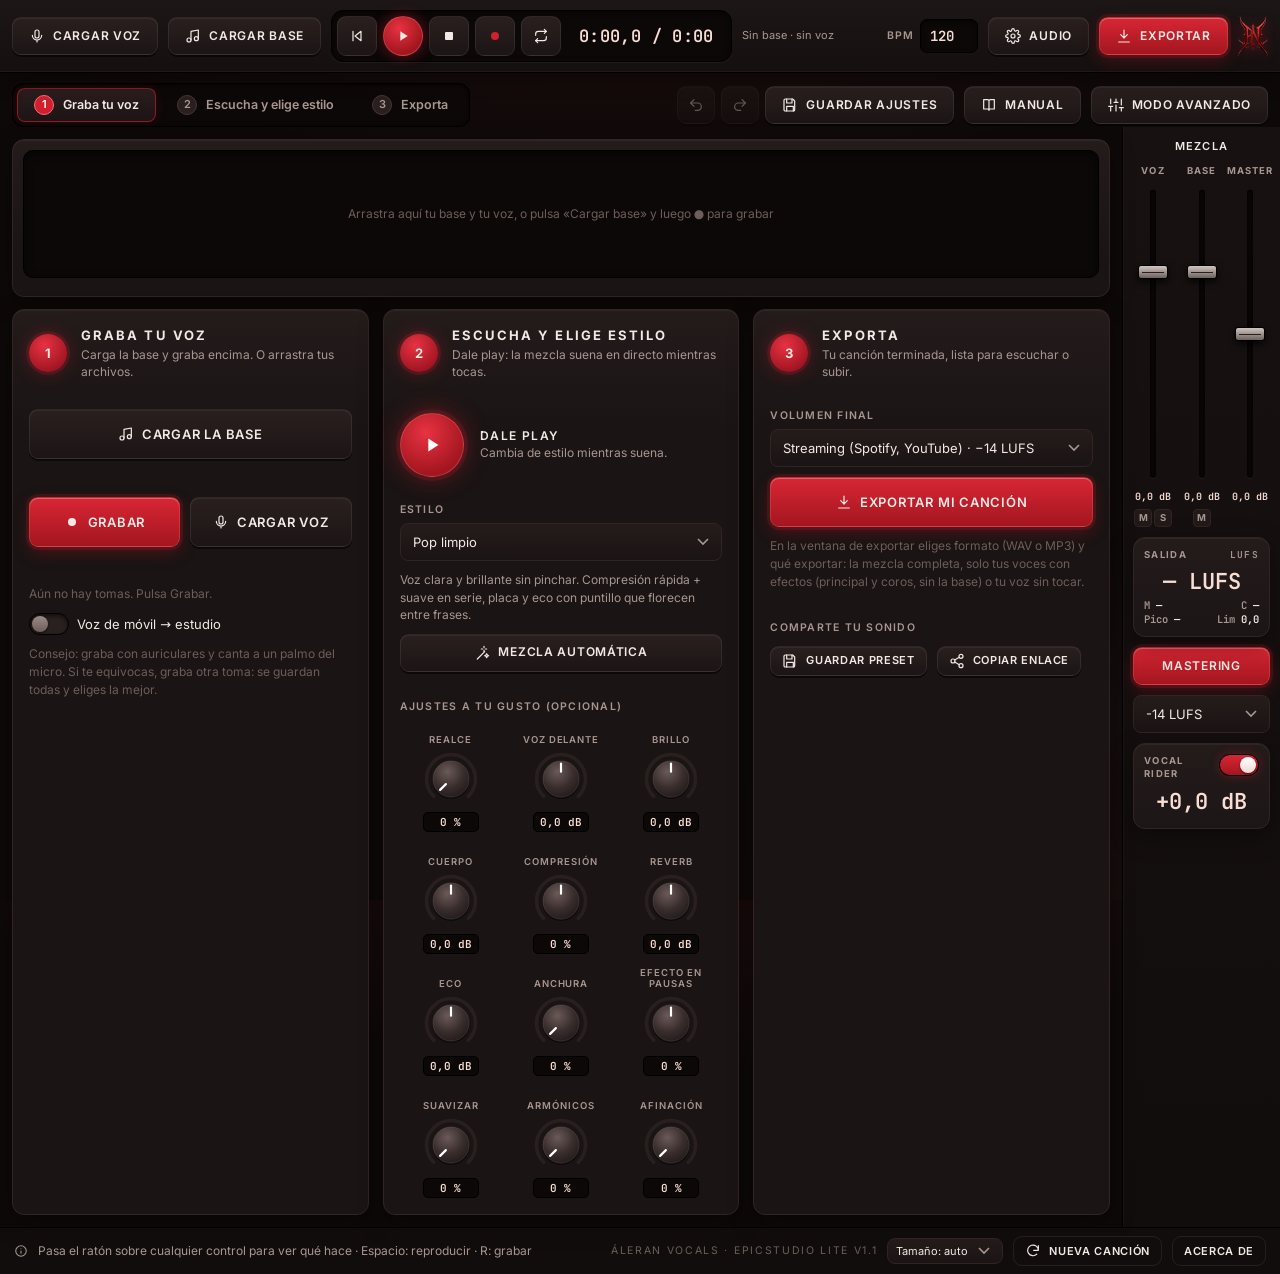
<file: epicstudio/index.html>
<!doctype html>
<html lang="es">
<head>
  <meta charset="utf-8">
  <meta name="viewport" content="width=device-width, initial-scale=1">
  <title>EpicStudio Lite · Áleran Vocals</title>
  <meta name="description" content="Graba y mezcla tu voz como en un estudio, en el navegador. Herramienta para los alumnos de Áleran Vocals.">
  <meta name="robots" content="noindex, nofollow">
  <meta name="theme-color" content="#0e0909">
  <link rel="icon" type="image/png" href="assets/icono.png">
  <link rel="apple-touch-icon" href="assets/icono.png">
  <link rel="preload" href="assets/fonts/Inter-SemiBold.ttf" as="font" type="font/ttf" crossorigin>
  <link rel="stylesheet" href="css/estilo.css?v=1.26">
</head>
<body>
  <div id="app"></div>
  <noscript><div style="padding:40px;color:#f2e9e4;font-family:sans-serif">EpicStudio Lite necesita JavaScript. Actívalo o usa Chrome, Edge o Safari.</div></noscript>
  <script src="js/voxdsp.js?v=1.26"></script>
  <script src="js/ui.js?v=1.26"></script>
  <script src="js/audio.js?v=1.26"></script>
  <script src="js/exportar.js?v=1.26"></script>
  <script src="js/analisis.js?v=1.26"></script>
  <script src="presets/presets-aleran.js?v=1.26"></script>
  <script src="js/app.js?v=1.26"></script>
</body>
</html>
</file>
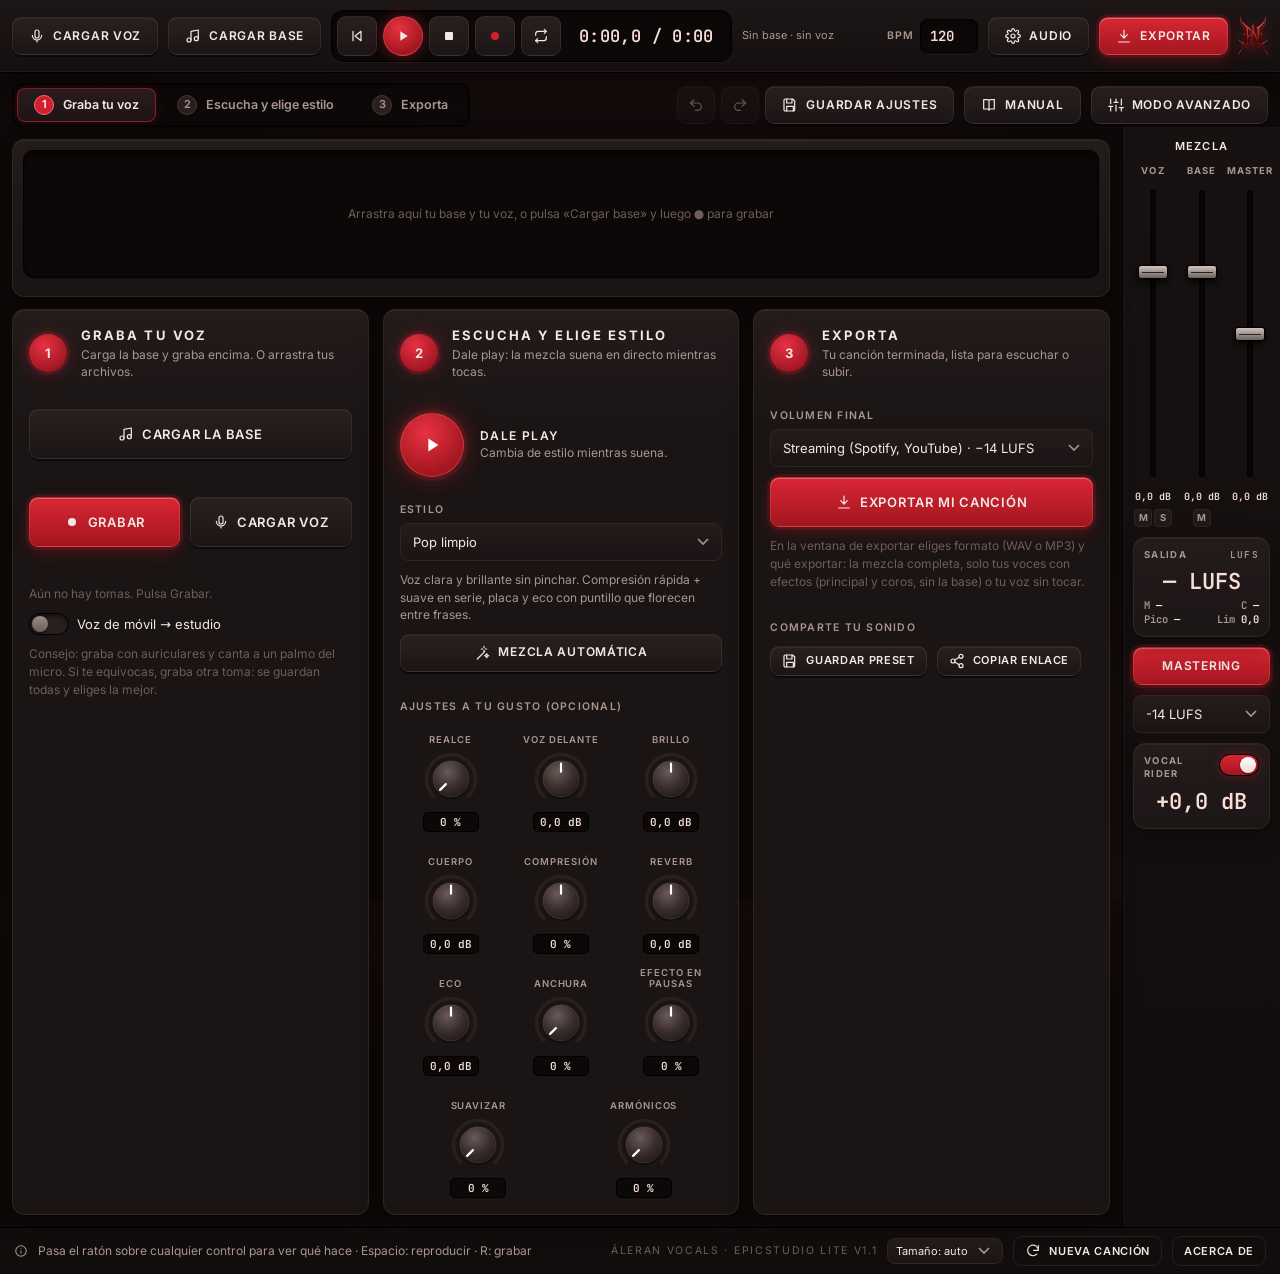
<file: voxstudio/index.html>
<!doctype html>
<html lang="es">
<head>
  <meta charset="utf-8">
  <meta name="viewport" content="width=device-width, initial-scale=1">
  <title>EpicStudio Lite · Áleran Vocals</title>
  <meta name="description" content="Graba y mezcla tu voz como en un estudio, en el navegador. Herramienta para los alumnos de Áleran Vocals.">
  <meta name="robots" content="noindex, nofollow">
  <meta name="theme-color" content="#0e0909">
  <link rel="icon" type="image/png" href="assets/icono.png">
  <link rel="apple-touch-icon" href="assets/icono.png">
  <link rel="preload" href="assets/fonts/Inter-SemiBold.ttf" as="font" type="font/ttf" crossorigin>
  <link rel="stylesheet" href="css/estilo.css?v=1.21">
</head>
<body>
  <div id="app"></div>
  <noscript><div style="padding:40px;color:#f2e9e4;font-family:sans-serif">EpicStudio Lite necesita JavaScript. Actívalo o usa Chrome, Edge o Safari.</div></noscript>
  <script src="js/voxdsp.js?v=1.21"></script>
  <script src="js/ui.js?v=1.21"></script>
  <script src="js/audio.js?v=1.21"></script>
  <script src="js/exportar.js?v=1.21"></script>
  <script src="js/analisis.js?v=1.21"></script>
  <script src="presets/presets-aleran.js?v=1.21"></script>
  <script src="js/app.js?v=1.21"></script>
</body>
</html>
</file>
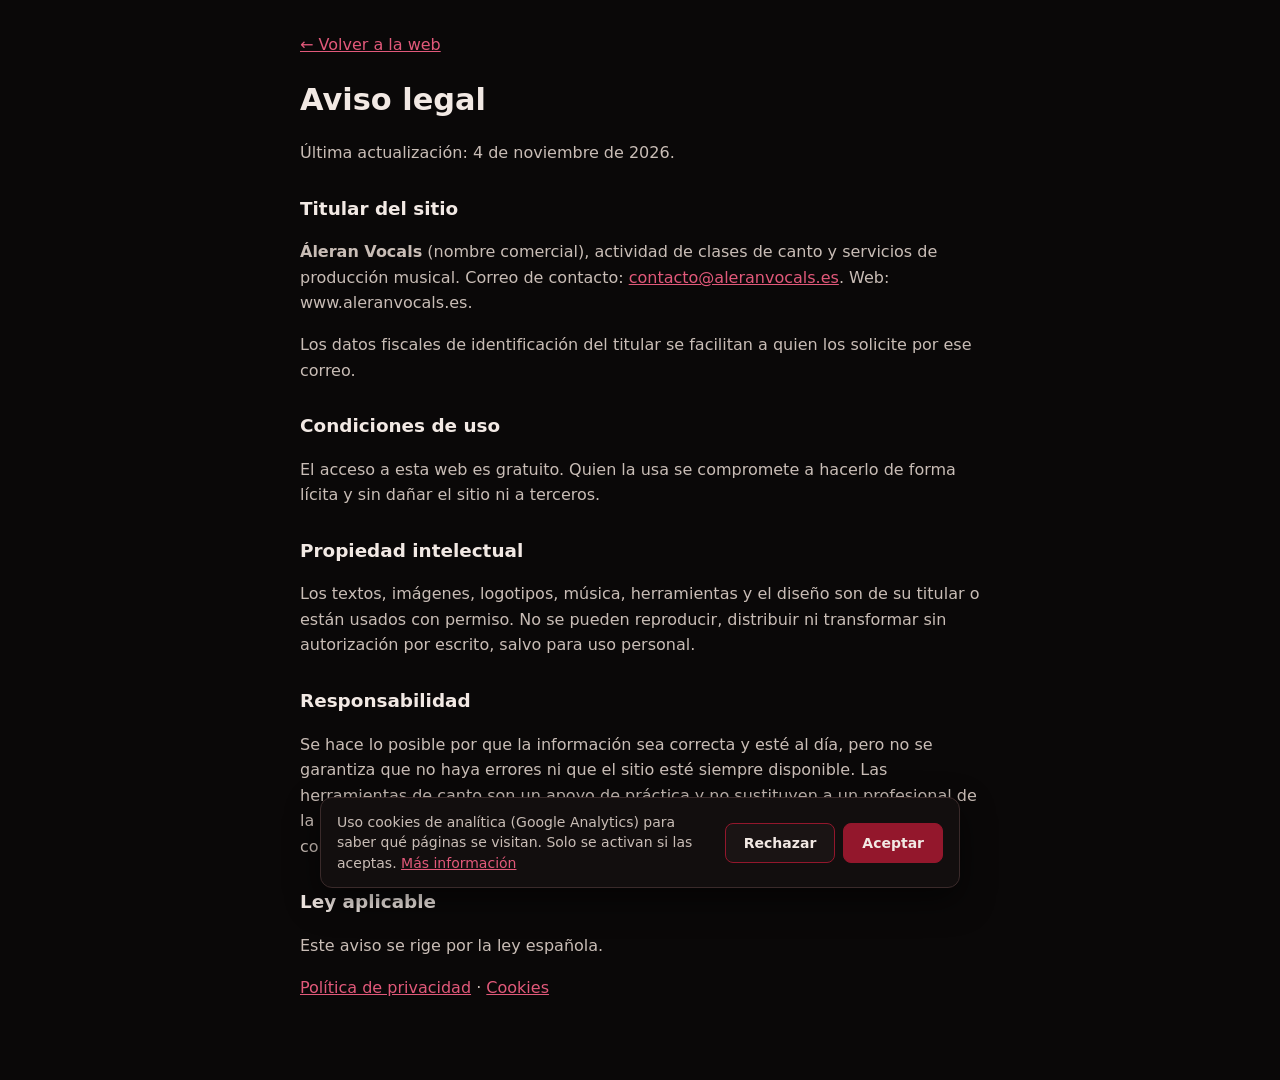
<file: aviso-legal.html>
<!doctype html>
<html lang="es">
<head>
<meta charset="utf-8" />
<meta name="viewport" content="width=device-width, initial-scale=1" />
<title>Aviso legal — Áleran Vocals</title>
<meta name="description" content="Titular, condiciones de uso y propiedad intelectual de aleranvocals.es." />
<link rel="canonical" href="https://www.aleranvocals.es/aviso-legal.html" />
<link rel="icon" href="/favicon.ico" />
<script src="/consent.js"></script>
<style>
  :root { --bg:#0a0808; --panel:#120e0e; --line:#3a2a2a; --txt:#f2e9e4; --dim:#c9bdb6; --crimson:#93172c; --acento:#e2597a; }
  * { box-sizing: border-box; }
  body { margin:0; background:var(--bg); color:var(--txt); font:400 16px/1.6 system-ui,-apple-system,"Segoe UI",sans-serif; }
  main { max-width:720px; margin:0 auto; padding:32px 20px 64px; }
  h1 { font-size:1.9rem; margin:0 0 6px; }
  h2 { font-size:1.15rem; margin:28px 0 8px; }
  p, li { color:var(--dim); }
  a { color:var(--acento); }
  table { width:100%; border-collapse:collapse; margin:10px 0; font-size:.92rem; }
  th, td { text-align:left; padding:9px 10px; border:1px solid var(--line); vertical-align:top; }
  th { background:var(--panel); color:var(--txt); }
  td { color:var(--dim); }
  .estado { padding:12px 14px; border:1px solid var(--line); background:var(--panel); border-radius:10px; margin:14px 0; }
  .botones { display:flex; gap:10px; flex-wrap:wrap; margin-top:10px; }
  button { min-height:44px; padding:0 20px; border-radius:8px; border:1px solid var(--crimson); background:#1a1414; color:var(--txt); font:600 15px system-ui,sans-serif; cursor:pointer; }
  button.principal { background:var(--crimson); }
  button:focus-visible, a:focus-visible { outline:2px solid var(--acento); outline-offset:2px; }
  .volver { display:inline-block; margin-bottom:18px; }
</style>
</head>
<body>
<main id="contenido">
  <a class="volver" href="/">← Volver a la web</a>
  <h1>Aviso legal</h1>
  <p>Última actualización: 4 de noviembre de 2026.</p>
  <h2>Titular del sitio</h2>
  <p><strong>Áleran Vocals</strong> (nombre comercial), actividad de clases de canto y servicios de producción musical. Correo de contacto: <a href="mailto:contacto@aleranvocals.es">contacto@aleranvocals.es</a>. Web: www.aleranvocals.es.</p>
  <p>Los datos fiscales de identificación del titular se facilitan a quien los solicite por ese correo.</p>
  <h2>Condiciones de uso</h2>
  <p>El acceso a esta web es gratuito. Quien la usa se compromete a hacerlo de forma lícita y sin dañar el sitio ni a terceros.</p>
  <h2>Propiedad intelectual</h2>
  <p>Los textos, imágenes, logotipos, música, herramientas y el diseño son de su titular o están usados con permiso. No se pueden reproducir, distribuir ni transformar sin autorización por escrito, salvo para uso personal.</p>
  <h2>Responsabilidad</h2>
  <p>Se hace lo posible por que la información sea correcta y esté al día, pero no se garantiza que no haya errores ni que el sitio esté siempre disponible. Las herramientas de canto son un apoyo de práctica y no sustituyen a un profesional de la salud vocal. Los enlaces a otras webs no implican que se responda de su contenido.</p>
  <h2>Ley aplicable</h2>
  <p>Este aviso se rige por la ley española.</p>
  <p><a href="/privacidad.html">Política de privacidad</a> · <a href="/cookies.html">Cookies</a></p>
</main>
</body>
</html>
</file>
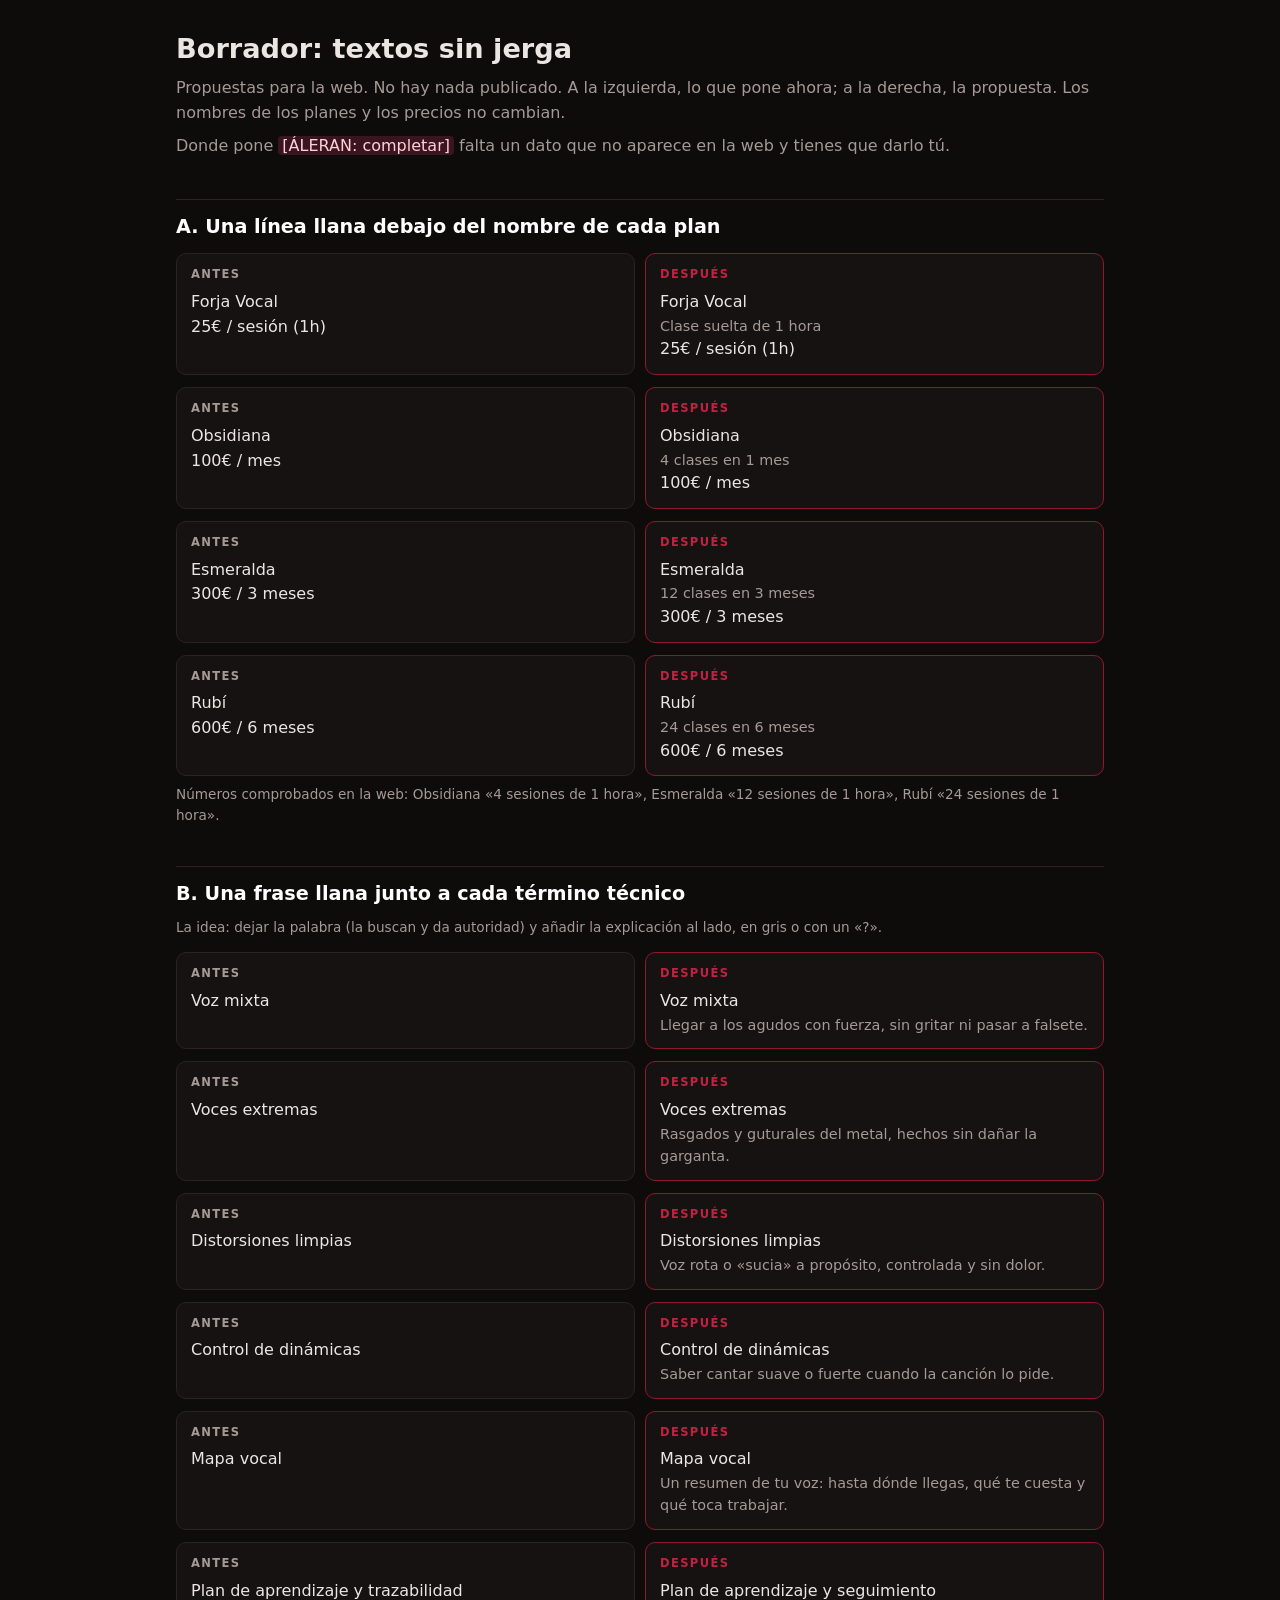
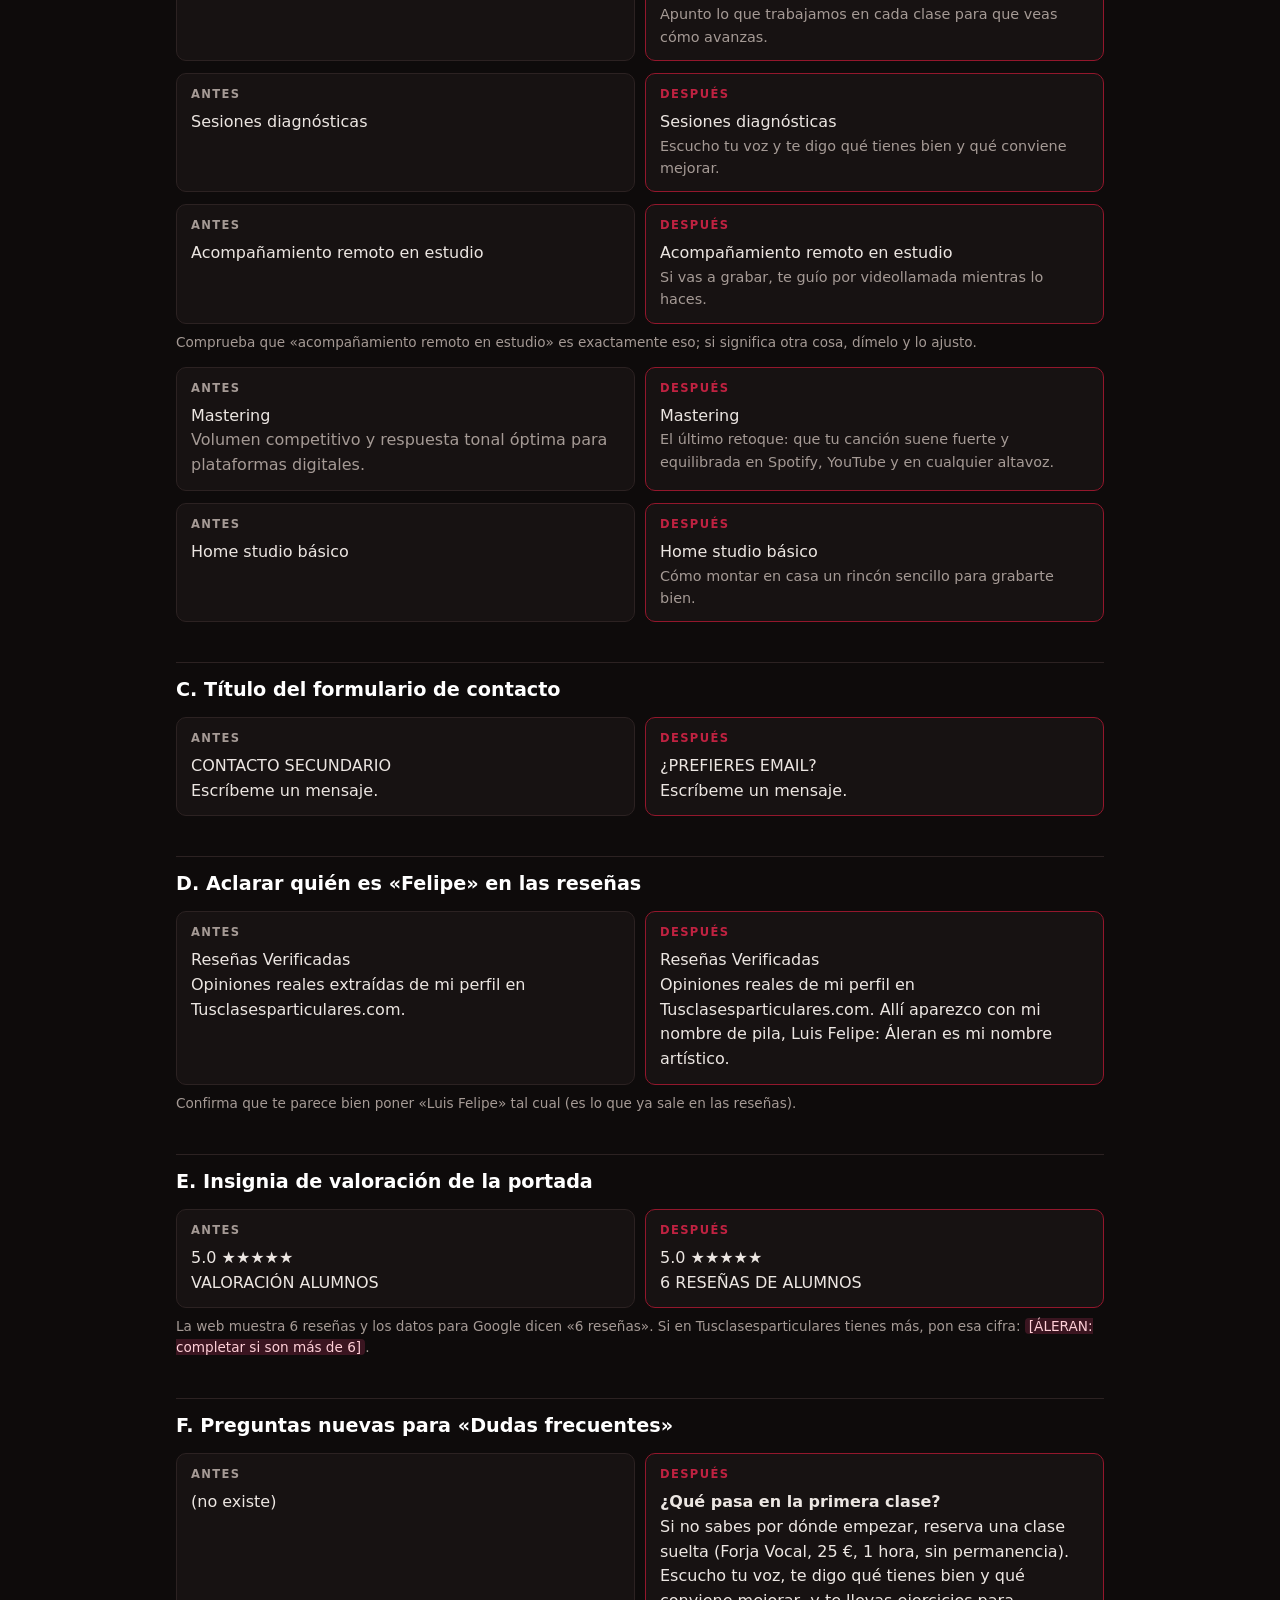
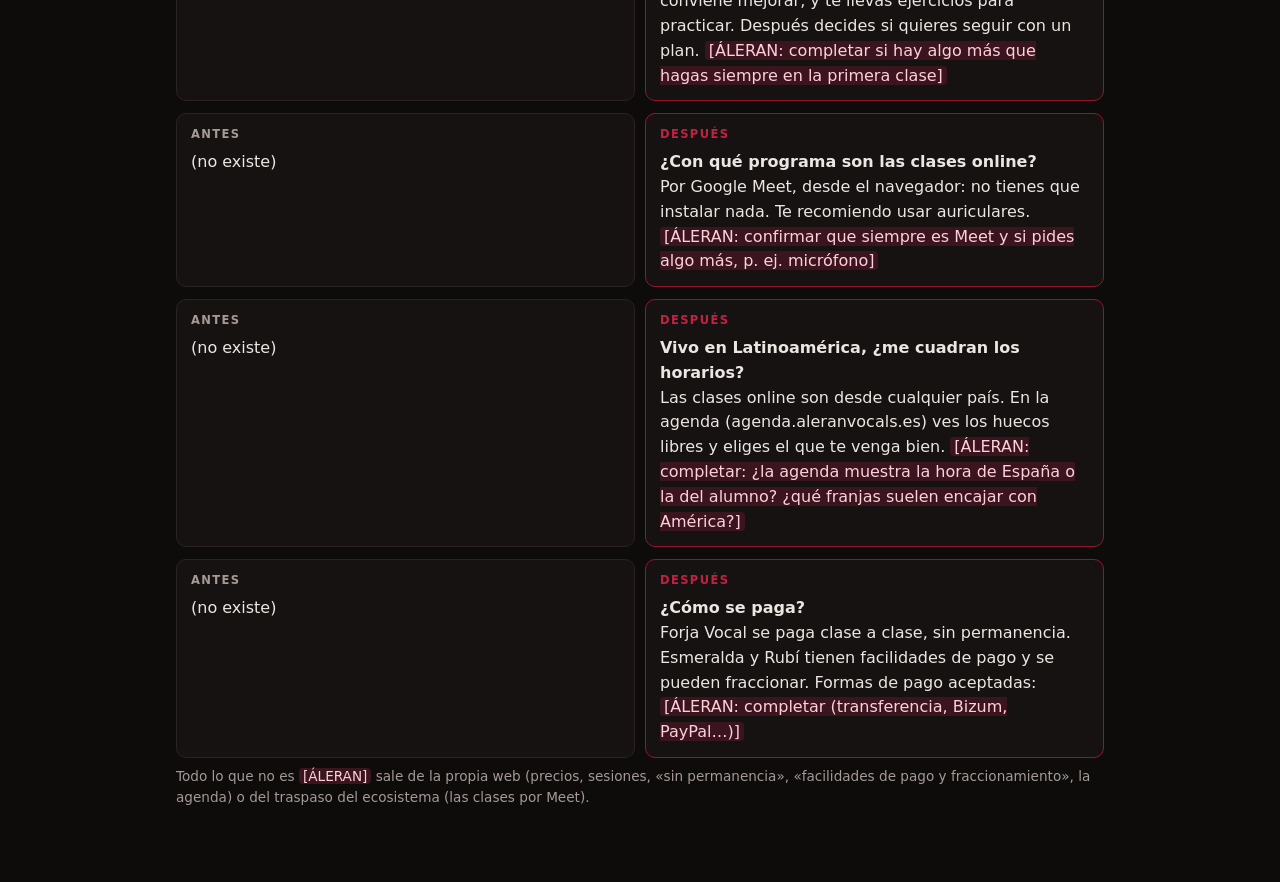
<file: BORRADOR_TEXTOS_SIN_JERGA.html>
<!doctype html>
<html lang="es">
<head>
<meta charset="utf-8">
<meta name="viewport" content="width=device-width, initial-scale=1">
<meta name="robots" content="noindex, nofollow">
<title>Textos sin jerga</title>
<style>
  :root { --bg:#0e0b0b; --card:#171212; --txt:#ece6e2; --muted:#a59a95; --crimson:#93172c; --bright:#c02241; --ok:#3f7f5a; --line:#2c2222; }
  * { box-sizing:border-box; }
  body { margin:0; background:var(--bg); color:var(--txt); font:16px/1.55 system-ui,-apple-system,"Segoe UI",sans-serif; }
  main { max-width:960px; margin:0 auto; padding:28px 16px 60px; }
  h1 { font-size:1.7rem; margin:0 0 6px; }
  h2 { font-size:1.2rem; margin:40px 0 12px; padding-top:12px; border-top:1px solid var(--line); color:#fff; }
  .intro { color:var(--muted); margin:0 0 8px; }
  .row { display:grid; grid-template-columns:1fr 1fr; gap:10px; margin:0 0 12px; }
  .box { background:var(--card); border:1px solid var(--line); border-radius:10px; padding:12px 14px; }
  .box b.tag { display:block; font-size:.72rem; letter-spacing:.12em; text-transform:uppercase; margin-bottom:6px; }
  .antes b.tag { color:var(--muted); }
  .despues { border-color:var(--crimson); }
  .despues b.tag { color:var(--bright); }
  .nota { font-size:.85rem; color:var(--muted); margin:-4px 0 14px; }
  mark { background:#3a1520; color:#ffd0d8; padding:0 4px; border-radius:4px; }
  small.sub { display:block; color:var(--muted); font-size:.9rem; }
  @media (max-width:640px){ .row { grid-template-columns:1fr; } }
</style>
</head>
<body>
<main>
<h1>Borrador: textos sin jerga</h1>
<p class="intro">Propuestas para la web. No hay nada publicado. A la izquierda, lo que pone ahora; a la derecha, la propuesta. Los nombres de los planes y los precios no cambian.</p>
<p class="intro">Donde pone <mark>[ÁLERAN: completar]</mark> falta un dato que no aparece en la web y tienes que darlo tú.</p>

<!-- ===================== A ===================== -->
<h2>A. Una línea llana debajo del nombre de cada plan</h2>
<div class="row">
  <div class="box antes"><b class="tag">Antes</b>Forja Vocal<br>25€ / sesión (1h)</div>
  <div class="box despues"><b class="tag">Después</b>Forja Vocal<small class="sub">Clase suelta de 1 hora</small>25€ / sesión (1h)</div>
</div>
<div class="row">
  <div class="box antes"><b class="tag">Antes</b>Obsidiana<br>100€ / mes</div>
  <div class="box despues"><b class="tag">Después</b>Obsidiana<small class="sub">4 clases en 1 mes</small>100€ / mes</div>
</div>
<div class="row">
  <div class="box antes"><b class="tag">Antes</b>Esmeralda<br>300€ / 3 meses</div>
  <div class="box despues"><b class="tag">Después</b>Esmeralda<small class="sub">12 clases en 3 meses</small>300€ / 3 meses</div>
</div>
<div class="row">
  <div class="box antes"><b class="tag">Antes</b>Rubí<br>600€ / 6 meses</div>
  <div class="box despues"><b class="tag">Después</b>Rubí<small class="sub">24 clases en 6 meses</small>600€ / 6 meses</div>
</div>
<p class="nota">Números comprobados en la web: Obsidiana «4 sesiones de 1 hora», Esmeralda «12 sesiones de 1 hora», Rubí «24 sesiones de 1 hora».</p>

<!-- ===================== B ===================== -->
<h2>B. Una frase llana junto a cada término técnico</h2>
<p class="nota">La idea: dejar la palabra (la buscan y da autoridad) y añadir la explicación al lado, en gris o con un «?».</p>

<div class="row">
  <div class="box antes"><b class="tag">Antes</b>Voz mixta</div>
  <div class="box despues"><b class="tag">Después</b>Voz mixta <small class="sub">Llegar a los agudos con fuerza, sin gritar ni pasar a falsete.</small></div>
</div>
<div class="row">
  <div class="box antes"><b class="tag">Antes</b>Voces extremas</div>
  <div class="box despues"><b class="tag">Después</b>Voces extremas <small class="sub">Rasgados y guturales del metal, hechos sin dañar la garganta.</small></div>
</div>
<div class="row">
  <div class="box antes"><b class="tag">Antes</b>Distorsiones limpias</div>
  <div class="box despues"><b class="tag">Después</b>Distorsiones limpias <small class="sub">Voz rota o «sucia» a propósito, controlada y sin dolor.</small></div>
</div>
<div class="row">
  <div class="box antes"><b class="tag">Antes</b>Control de dinámicas</div>
  <div class="box despues"><b class="tag">Después</b>Control de dinámicas <small class="sub">Saber cantar suave o fuerte cuando la canción lo pide.</small></div>
</div>
<div class="row">
  <div class="box antes"><b class="tag">Antes</b>Mapa vocal</div>
  <div class="box despues"><b class="tag">Después</b>Mapa vocal <small class="sub">Un resumen de tu voz: hasta dónde llegas, qué te cuesta y qué toca trabajar.</small></div>
</div>
<div class="row">
  <div class="box antes"><b class="tag">Antes</b>Plan de aprendizaje y trazabilidad</div>
  <div class="box despues"><b class="tag">Después</b>Plan de aprendizaje y seguimiento <small class="sub">Apunto lo que trabajamos en cada clase para que veas cómo avanzas.</small></div>
</div>
<div class="row">
  <div class="box antes"><b class="tag">Antes</b>Sesiones diagnósticas</div>
  <div class="box despues"><b class="tag">Después</b>Sesiones diagnósticas <small class="sub">Escucho tu voz y te digo qué tienes bien y qué conviene mejorar.</small></div>
</div>
<div class="row">
  <div class="box antes"><b class="tag">Antes</b>Acompañamiento remoto en estudio</div>
  <div class="box despues"><b class="tag">Después</b>Acompañamiento remoto en estudio <small class="sub">Si vas a grabar, te guío por videollamada mientras lo haces.</small></div>
</div>
<p class="nota">Comprueba que «acompañamiento remoto en estudio» es exactamente eso; si significa otra cosa, dímelo y lo ajusto.</p>
<div class="row">
  <div class="box antes"><b class="tag">Antes</b>Mastering<br><span style="color:var(--muted)">Volumen competitivo y respuesta tonal óptima para plataformas digitales.</span></div>
  <div class="box despues"><b class="tag">Después</b>Mastering <small class="sub">El último retoque: que tu canción suene fuerte y equilibrada en Spotify, YouTube y en cualquier altavoz.</small></div>
</div>
<div class="row">
  <div class="box antes"><b class="tag">Antes</b>Home studio básico</div>
  <div class="box despues"><b class="tag">Después</b>Home studio básico <small class="sub">Cómo montar en casa un rincón sencillo para grabarte bien.</small></div>
</div>

<!-- ===================== C ===================== -->
<h2>C. Título del formulario de contacto</h2>
<div class="row">
  <div class="box antes"><b class="tag">Antes</b>CONTACTO SECUNDARIO<br>Escríbeme un mensaje.</div>
  <div class="box despues"><b class="tag">Después</b>¿PREFIERES EMAIL?<br>Escríbeme un mensaje.</div>
</div>

<!-- ===================== D ===================== -->
<h2>D. Aclarar quién es «Felipe» en las reseñas</h2>
<div class="row">
  <div class="box antes"><b class="tag">Antes</b>Reseñas Verificadas<br>Opiniones reales extraídas de mi perfil en Tusclasesparticulares.com.</div>
  <div class="box despues"><b class="tag">Después</b>Reseñas Verificadas<br>Opiniones reales de mi perfil en Tusclasesparticulares.com. Allí aparezco con mi nombre de pila, Luis Felipe: Áleran es mi nombre artístico.</div>
</div>
<p class="nota">Confirma que te parece bien poner «Luis Felipe» tal cual (es lo que ya sale en las reseñas).</p>

<!-- ===================== E ===================== -->
<h2>E. Insignia de valoración de la portada</h2>
<div class="row">
  <div class="box antes"><b class="tag">Antes</b>5.0 ★★★★★<br>VALORACIÓN ALUMNOS</div>
  <div class="box despues"><b class="tag">Después</b>5.0 ★★★★★<br>6 RESEÑAS DE ALUMNOS</div>
</div>
<p class="nota">La web muestra 6 reseñas y los datos para Google dicen «6 reseñas». Si en Tusclasesparticulares tienes más, pon esa cifra: <mark>[ÁLERAN: completar si son más de 6]</mark>.</p>

<!-- ===================== F ===================== -->
<h2>F. Preguntas nuevas para «Dudas frecuentes»</h2>

<div class="row">
  <div class="box antes"><b class="tag">Antes</b>(no existe)</div>
  <div class="box despues"><b class="tag">Después</b><strong>¿Qué pasa en la primera clase?</strong><br>Si no sabes por dónde empezar, reserva una clase suelta (Forja Vocal, 25 €, 1 hora, sin permanencia). Escucho tu voz, te digo qué tienes bien y qué conviene mejorar, y te llevas ejercicios para practicar. Después decides si quieres seguir con un plan. <mark>[ÁLERAN: completar si hay algo más que hagas siempre en la primera clase]</mark></div>
</div>
<div class="row">
  <div class="box antes"><b class="tag">Antes</b>(no existe)</div>
  <div class="box despues"><b class="tag">Después</b><strong>¿Con qué programa son las clases online?</strong><br>Por Google Meet, desde el navegador: no tienes que instalar nada. Te recomiendo usar auriculares. <mark>[ÁLERAN: confirmar que siempre es Meet y si pides algo más, p. ej. micrófono]</mark></div>
</div>
<div class="row">
  <div class="box antes"><b class="tag">Antes</b>(no existe)</div>
  <div class="box despues"><b class="tag">Después</b><strong>Vivo en Latinoamérica, ¿me cuadran los horarios?</strong><br>Las clases online son desde cualquier país. En la agenda (agenda.aleranvocals.es) ves los huecos libres y eliges el que te venga bien. <mark>[ÁLERAN: completar: ¿la agenda muestra la hora de España o la del alumno? ¿qué franjas suelen encajar con América?]</mark></div>
</div>
<div class="row">
  <div class="box antes"><b class="tag">Antes</b>(no existe)</div>
  <div class="box despues"><b class="tag">Después</b><strong>¿Cómo se paga?</strong><br>Forja Vocal se paga clase a clase, sin permanencia. Esmeralda y Rubí tienen facilidades de pago y se pueden fraccionar. Formas de pago aceptadas: <mark>[ÁLERAN: completar (transferencia, Bizum, PayPal…)]</mark></div>
</div>
<p class="nota">Todo lo que no es <mark>[ÁLERAN]</mark> sale de la propia web (precios, sesiones, «sin permanencia», «facilidades de pago y fraccionamiento», la agenda) o del traspaso del ecosistema (las clases por Meet).</p>
</main>
</body>
</html>
</file>
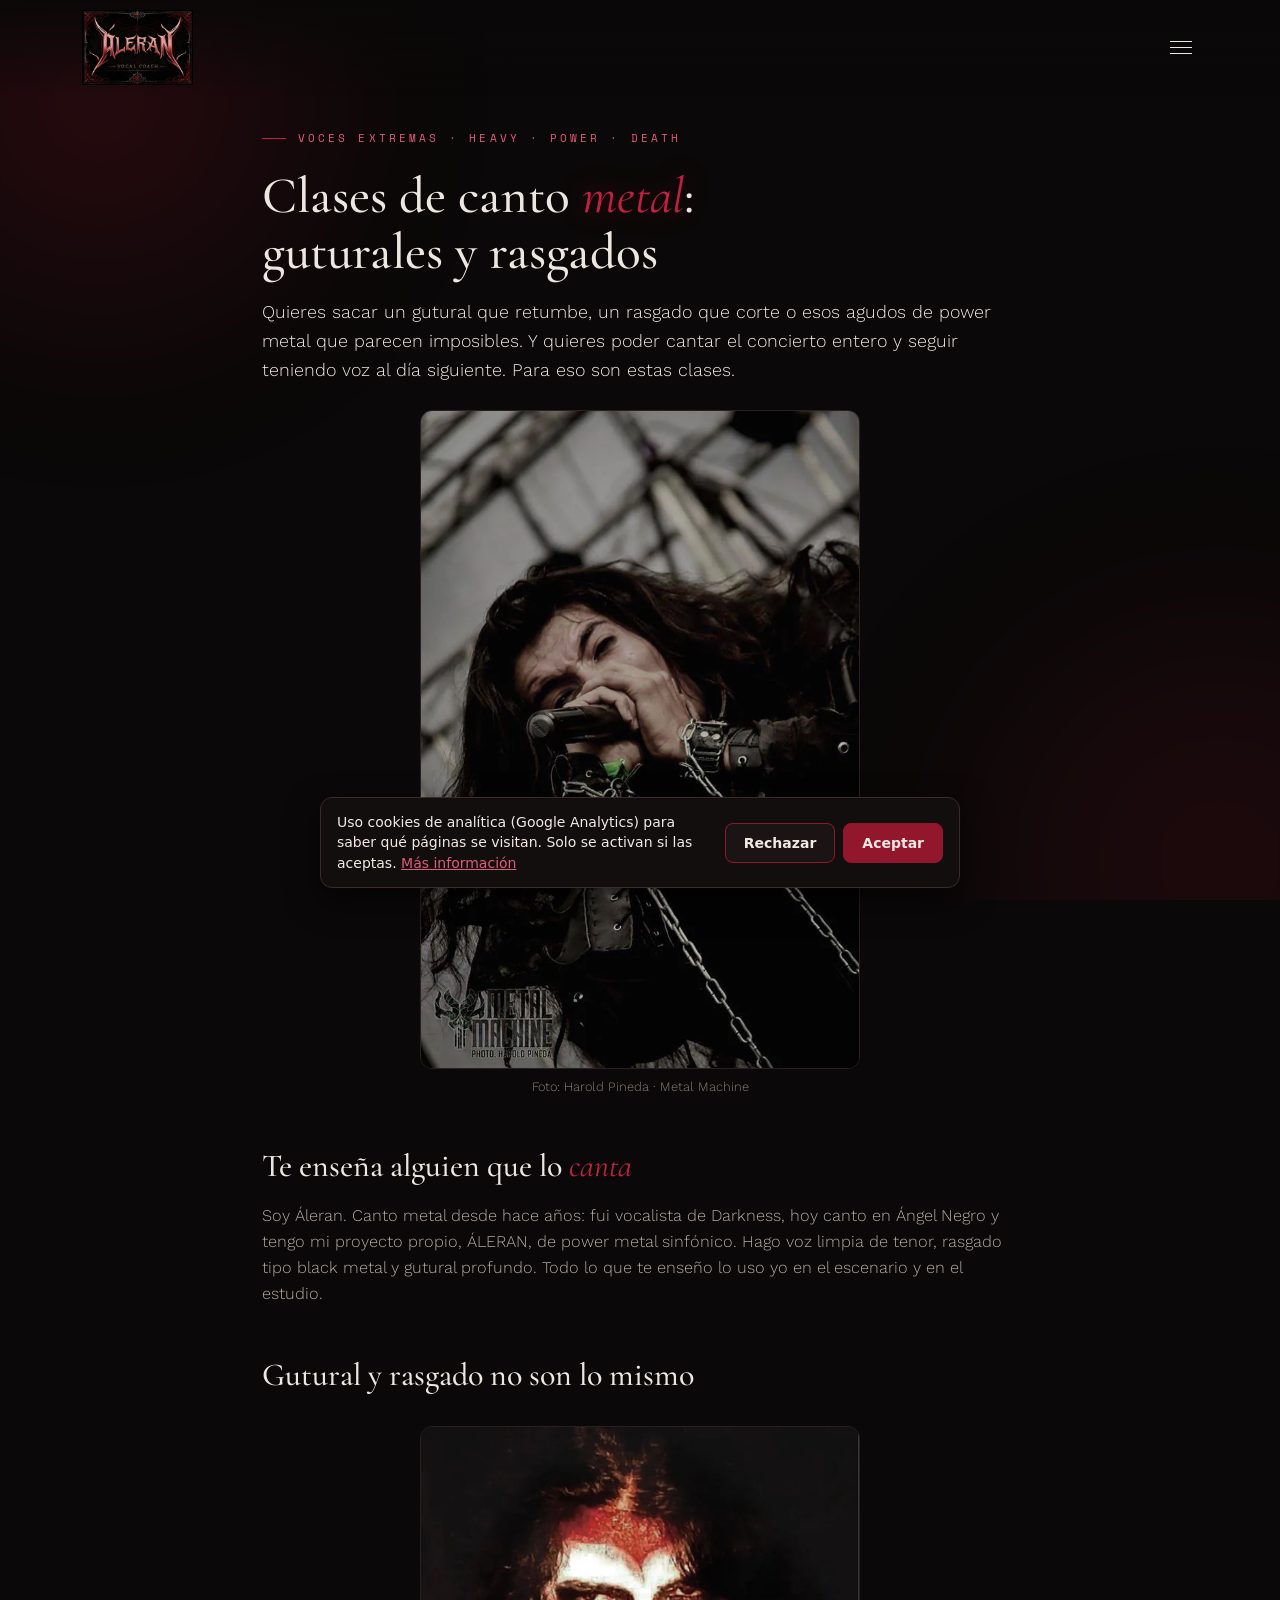
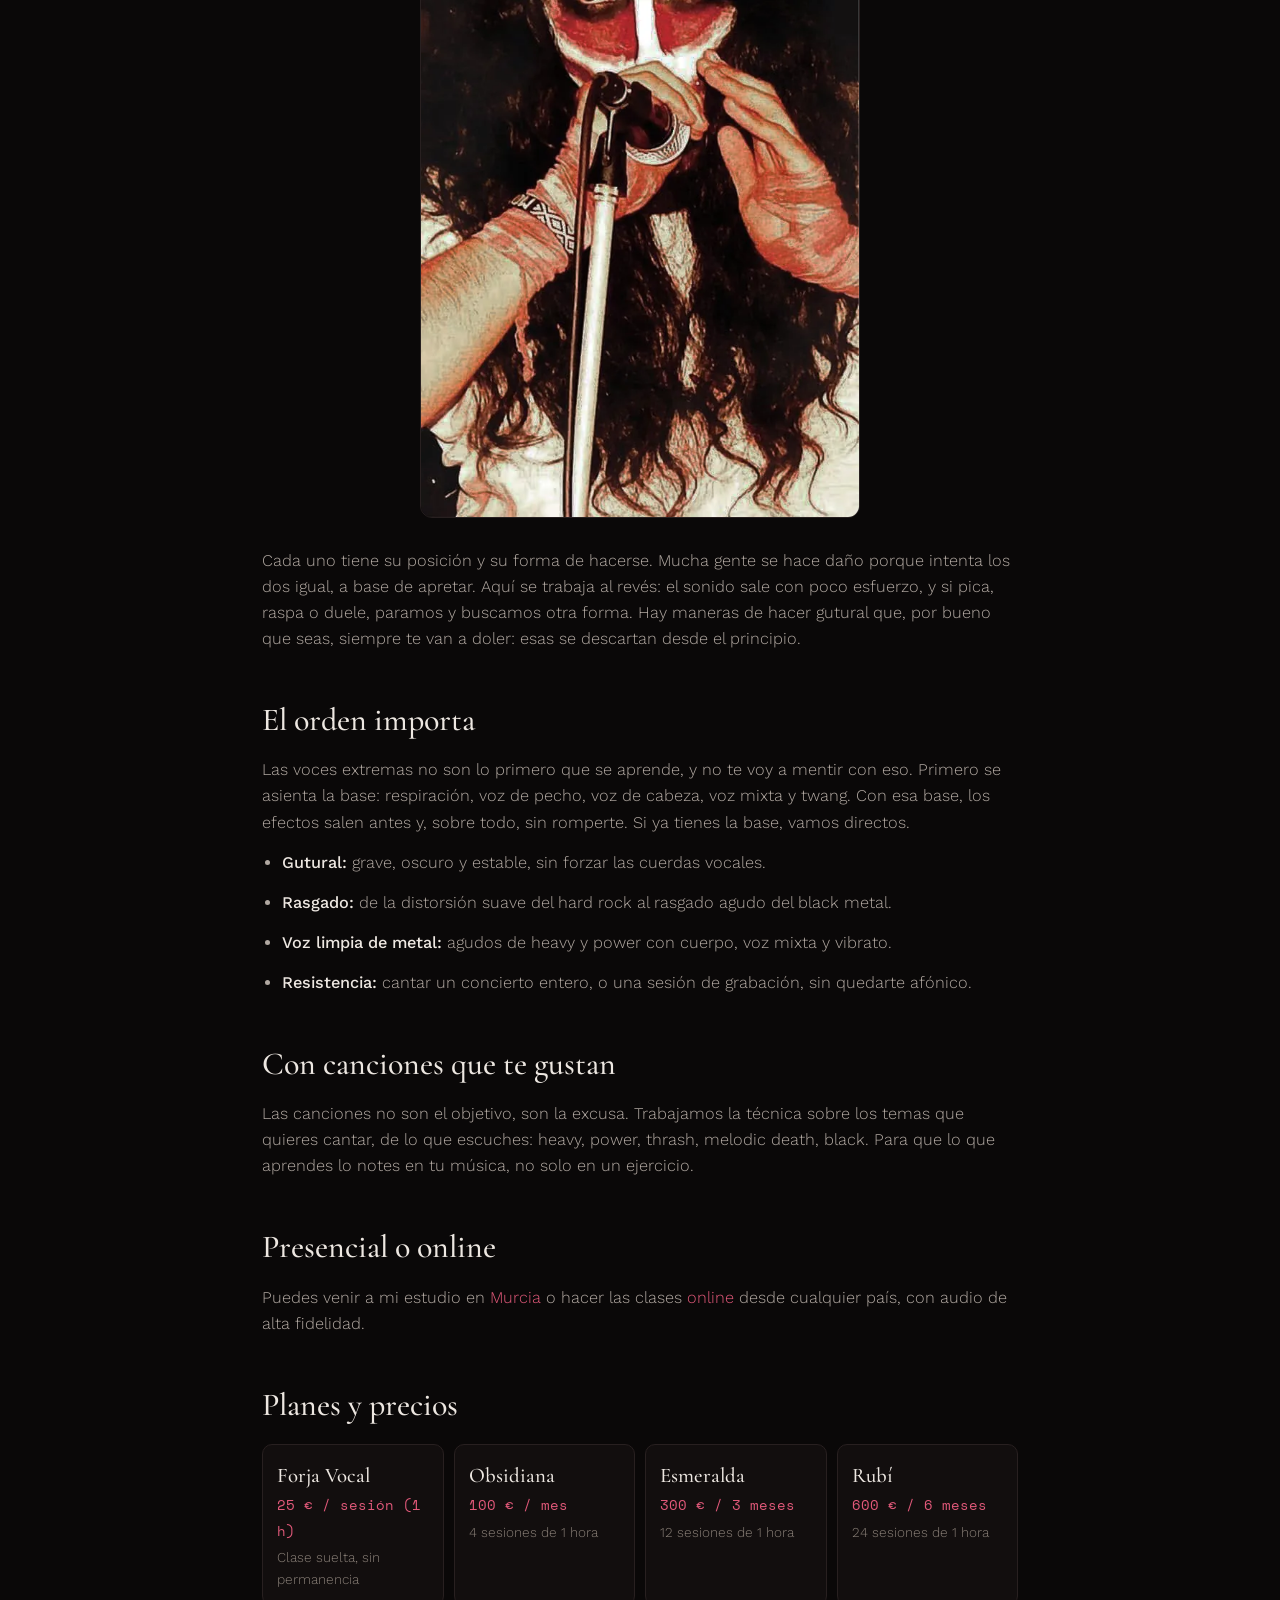
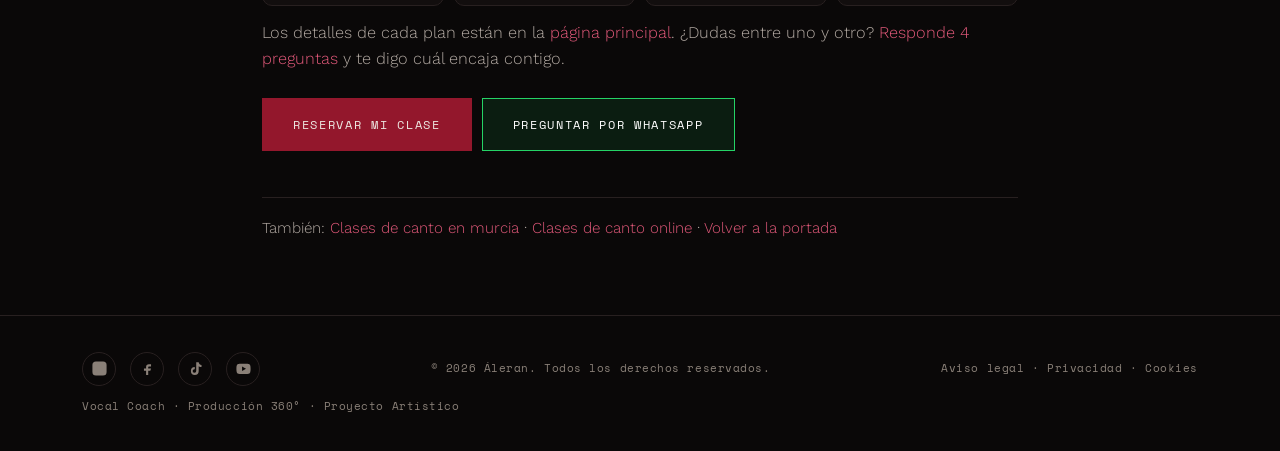
<file: clases-de-canto-metal.html>
<!DOCTYPE html>
<html lang="es">
<head>
<meta charset="UTF-8">
<meta name="viewport" content="width=device-width, initial-scale=1.0">
<title>Clases de canto metal · Aprender guturales y rasgados con salud vocal · Áleran Vocals</title>
<meta name="description" content="Aprende a cantar metal: guturales, rasgados, voz limpia potente y agudos de heavy y power metal, sin dañar tu voz. Clases con Áleran, vocalista de metal. Presencial en Murcia u online.">
<link rel="canonical" href="https://www.aleranvocals.es/clases-de-canto-metal.html">

<!-- Analítica: consent.js carga Google Analytics solo si se acepta -->
<script src="/consent.js"></script>

<!-- FAVICON / ICONOS -->
<link rel="icon" href="/favicon.ico" sizes="any">
<link rel="icon" type="image/png" sizes="16x16" href="/favicon-16x16.png">
<link rel="icon" type="image/png" sizes="32x32" href="/favicon-32x32.png">
<link rel="icon" type="image/png" sizes="48x48" href="/favicon-48x48.png">
<link rel="apple-touch-icon" sizes="180x180" href="/apple-touch-icon.png">
<link rel="manifest" href="/site.webmanifest">
<meta name="theme-color" content="#0a0808">

<!-- VISTA PREVIA PARA WHATSAPP Y REDES SOCIALES (OPEN GRAPH) -->
<meta property="og:type" content="website">
<meta property="og:url" content="https://www.aleranvocals.es/clases-de-canto-metal.html">
<meta property="og:locale" content="es_ES">
<meta property="og:site_name" content="Áleran Vocals">
<meta property="og:title" content="Clases de canto metal · Aprender guturales y rasgados con salud vocal · Áleran Vocals">
<meta property="og:description" content="Aprende a cantar metal: guturales, rasgados, voz limpia potente y agudos de heavy y power metal, sin dañar tu voz. Clases con Áleran, vocalista de metal. Presencial en Murcia u online.">
<meta property="og:image" content="https://www.aleranvocals.es/og-image.jpg">
<meta property="og:image:type" content="image/jpeg">
<meta property="og:image:width" content="1200">
<meta property="og:image:height" content="630">
<meta property="og:image:alt" content="Áleran, vocal coach y productor musical">

<meta name="twitter:card" content="summary_large_image">
<meta name="twitter:title" content="Clases de canto metal · Aprender guturales y rasgados con salud vocal · Áleran Vocals">
<meta name="twitter:description" content="Aprende a cantar metal: guturales, rasgados, voz limpia potente y agudos de heavy y power metal, sin dañar tu voz. Clases con Áleran, vocalista de metal. Presencial en Murcia u online.">
<meta name="twitter:image" content="https://www.aleranvocals.es/og-image.jpg">

<link rel="preload" href="/fonts/cormorant-garamond-latin.woff2" as="font" type="font/woff2" crossorigin>
<link rel="preload" href="/fonts/work-sans-latin.woff2" as="font" type="font/woff2" crossorigin>
<style>/* Fuentes alojadas en la propia web (antes Google Fonts): mismos archivos, pesos y subconjuntos */
@font-face{font-family:'Cormorant Garamond';font-style:italic;font-weight:400;font-display:swap;src:url(/fonts/cormorant-garamond-italic-latin-ext.woff2) format('woff2');unicode-range:U+0100-02BA, U+02BD-02C5, U+02C7-02CC, U+02CE-02D7, U+02DD-02FF, U+0304, U+0308, U+0329, U+1D00-1DBF, U+1E00-1E9F, U+1EF2-1EFF, U+2020, U+20A0-20AB, U+20AD-20C4, U+2113, U+2C60-2C7F, U+A720-A7FF;}
@font-face{font-family:'Cormorant Garamond';font-style:italic;font-weight:400;font-display:swap;src:url(/fonts/cormorant-garamond-italic-latin.woff2) format('woff2');unicode-range:U+0000-00FF, U+0131, U+0152-0153, U+02BB-02BC, U+02C6, U+02DA, U+02DC, U+0304, U+0308, U+0329, U+2000-206F, U+20AC, U+2122, U+2191, U+2193, U+2212, U+2215, U+FEFF, U+FFFD;}
@font-face{font-family:'Cormorant Garamond';font-style:normal;font-weight:400;font-display:swap;src:url(/fonts/cormorant-garamond-latin-ext.woff2) format('woff2');unicode-range:U+0100-02BA, U+02BD-02C5, U+02C7-02CC, U+02CE-02D7, U+02DD-02FF, U+0304, U+0308, U+0329, U+1D00-1DBF, U+1E00-1E9F, U+1EF2-1EFF, U+2020, U+20A0-20AB, U+20AD-20C4, U+2113, U+2C60-2C7F, U+A720-A7FF;}
@font-face{font-family:'Cormorant Garamond';font-style:normal;font-weight:400;font-display:swap;src:url(/fonts/cormorant-garamond-latin.woff2) format('woff2');unicode-range:U+0000-00FF, U+0131, U+0152-0153, U+02BB-02BC, U+02C6, U+02DA, U+02DC, U+0304, U+0308, U+0329, U+2000-206F, U+20AC, U+2122, U+2191, U+2193, U+2212, U+2215, U+FEFF, U+FFFD;}
@font-face{font-family:'Cormorant Garamond';font-style:normal;font-weight:500;font-display:swap;src:url(/fonts/cormorant-garamond-latin-ext.woff2) format('woff2');unicode-range:U+0100-02BA, U+02BD-02C5, U+02C7-02CC, U+02CE-02D7, U+02DD-02FF, U+0304, U+0308, U+0329, U+1D00-1DBF, U+1E00-1E9F, U+1EF2-1EFF, U+2020, U+20A0-20AB, U+20AD-20C4, U+2113, U+2C60-2C7F, U+A720-A7FF;}
@font-face{font-family:'Cormorant Garamond';font-style:normal;font-weight:500;font-display:swap;src:url(/fonts/cormorant-garamond-latin.woff2) format('woff2');unicode-range:U+0000-00FF, U+0131, U+0152-0153, U+02BB-02BC, U+02C6, U+02DA, U+02DC, U+0304, U+0308, U+0329, U+2000-206F, U+20AC, U+2122, U+2191, U+2193, U+2212, U+2215, U+FEFF, U+FFFD;}
@font-face{font-family:'Space Mono';font-style:normal;font-weight:400;font-display:swap;src:url(/fonts/space-mono-400-latin-ext.woff2) format('woff2');unicode-range:U+0100-02BA, U+02BD-02C5, U+02C7-02CC, U+02CE-02D7, U+02DD-02FF, U+0304, U+0308, U+0329, U+1D00-1DBF, U+1E00-1E9F, U+1EF2-1EFF, U+2020, U+20A0-20AB, U+20AD-20C4, U+2113, U+2C60-2C7F, U+A720-A7FF;}
@font-face{font-family:'Space Mono';font-style:normal;font-weight:400;font-display:swap;src:url(/fonts/space-mono-400-latin.woff2) format('woff2');unicode-range:U+0000-00FF, U+0131, U+0152-0153, U+02BB-02BC, U+02C6, U+02DA, U+02DC, U+0304, U+0308, U+0329, U+2000-206F, U+20AC, U+2122, U+2191, U+2193, U+2212, U+2215, U+FEFF, U+FFFD;}
@font-face{font-family:'Space Mono';font-style:normal;font-weight:700;font-display:swap;src:url(/fonts/space-mono-700-latin-ext.woff2) format('woff2');unicode-range:U+0100-02BA, U+02BD-02C5, U+02C7-02CC, U+02CE-02D7, U+02DD-02FF, U+0304, U+0308, U+0329, U+1D00-1DBF, U+1E00-1E9F, U+1EF2-1EFF, U+2020, U+20A0-20AB, U+20AD-20C4, U+2113, U+2C60-2C7F, U+A720-A7FF;}
@font-face{font-family:'Space Mono';font-style:normal;font-weight:700;font-display:swap;src:url(/fonts/space-mono-700-latin.woff2) format('woff2');unicode-range:U+0000-00FF, U+0131, U+0152-0153, U+02BB-02BC, U+02C6, U+02DA, U+02DC, U+0304, U+0308, U+0329, U+2000-206F, U+20AC, U+2122, U+2191, U+2193, U+2212, U+2215, U+FEFF, U+FFFD;}
@font-face{font-family:'Work Sans';font-style:normal;font-weight:300;font-display:swap;src:url(/fonts/work-sans-latin-ext.woff2) format('woff2');unicode-range:U+0100-02BA, U+02BD-02C5, U+02C7-02CC, U+02CE-02D7, U+02DD-02FF, U+0304, U+0308, U+0329, U+1D00-1DBF, U+1E00-1E9F, U+1EF2-1EFF, U+2020, U+20A0-20AB, U+20AD-20C4, U+2113, U+2C60-2C7F, U+A720-A7FF;}
@font-face{font-family:'Work Sans';font-style:normal;font-weight:300;font-display:swap;src:url(/fonts/work-sans-latin.woff2) format('woff2');unicode-range:U+0000-00FF, U+0131, U+0152-0153, U+02BB-02BC, U+02C6, U+02DA, U+02DC, U+0304, U+0308, U+0329, U+2000-206F, U+20AC, U+2122, U+2191, U+2193, U+2212, U+2215, U+FEFF, U+FFFD;}
@font-face{font-family:'Work Sans';font-style:normal;font-weight:400;font-display:swap;src:url(/fonts/work-sans-latin-ext.woff2) format('woff2');unicode-range:U+0100-02BA, U+02BD-02C5, U+02C7-02CC, U+02CE-02D7, U+02DD-02FF, U+0304, U+0308, U+0329, U+1D00-1DBF, U+1E00-1E9F, U+1EF2-1EFF, U+2020, U+20A0-20AB, U+20AD-20C4, U+2113, U+2C60-2C7F, U+A720-A7FF;}
@font-face{font-family:'Work Sans';font-style:normal;font-weight:400;font-display:swap;src:url(/fonts/work-sans-latin.woff2) format('woff2');unicode-range:U+0000-00FF, U+0131, U+0152-0153, U+02BB-02BC, U+02C6, U+02DA, U+02DC, U+0304, U+0308, U+0329, U+2000-206F, U+20AC, U+2122, U+2191, U+2193, U+2212, U+2215, U+FEFF, U+FFFD;}
@font-face{font-family:'Work Sans';font-style:normal;font-weight:500;font-display:swap;src:url(/fonts/work-sans-latin-ext.woff2) format('woff2');unicode-range:U+0100-02BA, U+02BD-02C5, U+02C7-02CC, U+02CE-02D7, U+02DD-02FF, U+0304, U+0308, U+0329, U+1D00-1DBF, U+1E00-1E9F, U+1EF2-1EFF, U+2020, U+20A0-20AB, U+20AD-20C4, U+2113, U+2C60-2C7F, U+A720-A7FF;}
@font-face{font-family:'Work Sans';font-style:normal;font-weight:500;font-display:swap;src:url(/fonts/work-sans-latin.woff2) format('woff2');unicode-range:U+0000-00FF, U+0131, U+0152-0153, U+02BB-02BC, U+02C6, U+02DA, U+02DC, U+0304, U+0308, U+0329, U+2000-206F, U+20AC, U+2122, U+2191, U+2193, U+2212, U+2215, U+FEFF, U+FFFD;}
@font-face{font-family:'Work Sans';font-style:normal;font-weight:700;font-display:swap;src:url(/fonts/work-sans-latin-ext.woff2) format('woff2');unicode-range:U+0100-02BA, U+02BD-02C5, U+02C7-02CC, U+02CE-02D7, U+02DD-02FF, U+0304, U+0308, U+0329, U+1D00-1DBF, U+1E00-1E9F, U+1EF2-1EFF, U+2020, U+20A0-20AB, U+20AD-20C4, U+2113, U+2C60-2C7F, U+A720-A7FF;}
@font-face{font-family:'Work Sans';font-style:normal;font-weight:700;font-display:swap;src:url(/fonts/work-sans-latin.woff2) format('woff2');unicode-range:U+0000-00FF, U+0131, U+0152-0153, U+02BB-02BC, U+02C6, U+02DA, U+02DC, U+0304, U+0308, U+0329, U+2000-206F, U+20AC, U+2122, U+2191, U+2193, U+2212, U+2215, U+FEFF, U+FFFD;}
</style>

<noscript><style>[data-reveal]{ opacity: 1 !important; transform: none !important; filter: none !important; } hr.divider{ transform: scaleX(1) !important; }</style></noscript>

<style>
  /* ==========================================================================
     1. VARIABLES DE DISEÑO (idénticas a index.html — misma identidad visual)
     ========================================================================== */
  :root {
    --bg:             #0a0808;
    --bg-panel:       #120e0e;
    --bg-panel-2:     #1a1414;
    --wine:           #5a121f;
    --wine-deep:      #38090f;
    --crimson:        #93172c;
    --crimson-bright: #c02241;
    --crimson-text:   #e2597a;
    --whatsapp:       #25D366;
    --bone:           #ede7e1;
    --bone-dim:       #b2a9a2;
    --muted:          #8a8078;
    --line:           #282020;
    --shadow:         rgba(0,0,0,0.6);

    --font-display: 'Cormorant Garamond', serif;
    --font-body:    'Work Sans', sans-serif;
    --font-mono:    'Space Mono', monospace;

    --container: 1180px;

    --ease-out-expo: cubic-bezier(0.16, 1, 0.3, 1);
    --ease-out-soft: cubic-bezier(0.22, 1, 0.36, 1);
    --dur-fast: 0.35s;
    --dur-med: 0.7s;
    --dur-slow: 1.1s;
  }

  * { box-sizing: border-box; margin: 0; padding: 0; }
  html { scroll-behavior: smooth; }
  html, body { overflow-x: hidden; }

  body {
    background: var(--bg);
    color: var(--bone);
    font-family: var(--font-body);
    font-weight: 300;
    line-height: 1.6;
    -webkit-font-smoothing: antialiased;
  }

  ::selection { background: var(--wine); color: var(--bone); }
  a { color: inherit; text-decoration: none; }
  img { max-width: 100%; display: block; }
  button, input, select, textarea { font-family: inherit; }
  :focus-visible { outline: 1px solid var(--crimson-bright); outline-offset: 4px; }

  .container { max-width: var(--container); margin: 0 auto; padding: 0 32px; }
  section { position: relative; padding: 45px 0; }
  @media (max-width: 768px) { section { padding: 25px 0; } }

  .eyebrow {
    font-family: var(--font-mono); font-size: 11px; letter-spacing: 0.28em; text-transform: uppercase;
    color: var(--crimson-text); display: flex; align-items: center; gap: 12px; margin-bottom: 20px;
  }
  .eyebrow::before { content: ''; width: 24px; height: 1px; background: var(--crimson-bright); display: inline-block; }

  h1, h2, h3 { font-family: var(--font-display); font-weight: 500; color: var(--bone); text-wrap: balance; }
  h1 em, h2 em, .section-head h2 em { font-style: italic !important; color: var(--crimson-bright) !important; }
  h1 em { text-shadow: 0 0 28px rgba(192,34,65,0.45); }

  .section-head { max-width: 660px; margin: 0 auto 16px; text-align: center; }
  .section-head h1 { font-size: clamp(34px, 5vw, 56px); line-height: 1.06; }
  .section-head p.lede { margin-top: 16px; color: var(--bone-dim); font-size: 16px; max-width: 56ch; margin-left: auto; margin-right: auto; }

  hr.divider {
    border: none; height: 1px;
    background: linear-gradient(to right, transparent, var(--line) 20%, var(--line) 80%, transparent);
    transform: scaleX(0); transform-origin: left;
    transition: transform 1.1s var(--ease-out-expo);
  }
  hr.divider.is-visible { transform: scaleX(1); }

  .scroll-progress {
    position: fixed; top: 0; left: 0; height: 2px; width: 0%;
    background: linear-gradient(90deg, var(--crimson), var(--crimson-bright));
    z-index: 400; transition: width .08s linear;
    box-shadow: 0 0 8px rgba(192,34,65,0.6);
  }

  [data-reveal] {
    opacity: 0; transform: translateY(32px); filter: blur(6px);
    transition: opacity var(--dur-slow) var(--ease-out-expo), transform var(--dur-slow) var(--ease-out-expo), filter var(--dur-slow) var(--ease-out-expo);
    transition-delay: var(--reveal-delay, 0s);
    will-change: opacity, transform, filter;
  }
  [data-reveal="fade"] { transform: none; }
  [data-reveal].is-visible { opacity: 1; transform: translate(0, 0); filter: blur(0); }
  .js-reveal-timeout [data-reveal] { opacity: 1 !important; transform: none !important; filter: none !important; }

  .ambient-glow { position: fixed; inset: 0; z-index: -1; overflow: hidden; pointer-events: none; }
  .ambient-glow .glow { position: absolute; border-radius: 50%; filter: blur(100px); background: radial-gradient(circle, var(--crimson) 0%, rgba(90,18,31,0) 70%); }
  .glow-1 { width: 560px; height: 560px; top: -180px; left: -180px; opacity: 0.32; }
  .glow-2 { width: 640px; height: 640px; top: 60vh; right: -260px; opacity: 0.22; }
  @media (max-width: 760px) { .ambient-glow .glow { filter: blur(45px); } }

  /* ==========================================================================
     3. BOTONES
     ========================================================================== */
  .btn {
    display: inline-flex; align-items: center; gap: 10px; justify-content: center;
    font-family: var(--font-mono); font-size: 12px; letter-spacing: 0.14em; text-transform: uppercase;
    padding: 16px 30px; border: 1px solid var(--crimson);
    background: transparent; color: var(--bone);
    cursor: pointer; position: relative; overflow: hidden;
    transition: color .3s ease, transform .2s ease;
  }
  .btn::before { content: ''; position: absolute; inset: 0; background: var(--crimson); transform: scaleX(0); transform-origin: left; transition: transform .35s ease; z-index: -1; }
  .btn:hover { color: #fff; transform: translateY(-2px); }
  .btn:hover::before { transform: scaleX(1); }
  .btn:disabled { opacity: 0.5; cursor: not-allowed; transform: none !important; }
  .btn.filled { background: var(--crimson); border-color: var(--crimson); }
  .btn.filled::before { background: var(--crimson-bright); }
  .btn.ghost { border-color: var(--line); }
  .btn.ghost::before { background: var(--bg-panel-2); }
  .btn.small { padding: 12px 22px; font-size: 11px; }

  .btn.whatsapp {
    display: inline-flex; align-items: center; justify-content: center; gap: 10px;
    border: 1px solid var(--whatsapp, #25D366); color: #fff; background: rgba(37, 211, 102, 0.1);
    font-family: var(--font-mono); font-size: 12px; letter-spacing: 0.14em; text-transform: uppercase;
    padding: 16px 30px; cursor: pointer; position: relative; overflow: hidden;
    transition: color .3s ease, transform .2s ease, background .3s ease;
  }
  .btn.whatsapp::before { content: ''; position: absolute; inset: 0; background: var(--whatsapp, #25D366); transform: scaleX(0); transform-origin: left; transition: transform .35s ease; z-index: -1; }
  .btn.whatsapp:hover { color: #000; font-weight: 700; transform: translateY(-2px); }
  .btn.whatsapp:hover::before { transform: scaleX(1); }
  .btn.whatsapp svg { fill: currentColor; width: 16px; height: 16px; flex-shrink: 0; }
  .btn.whatsapp.small { padding: 12px 22px; font-size: 11px; }

  /* ==========================================================================
     4. NAVEGACIÓN (idéntica a index.html)
     ========================================================================== */
  header.nav { position: fixed; top: 0; left: 0; right: 0; z-index: 100; background: linear-gradient(to bottom, rgba(10,8,8,0.95), rgba(10,8,8,0)); padding: 10px 0 !important; }
  header.nav .container { display: flex; align-items: center; justify-content: space-between; gap: 24px; }
  .brand { display: block; flex-shrink: 0; }
  .brand img { height: 75px !important; width: auto; display: block; object-fit: contain; }
  nav.links { display: flex; align-items: center; gap: 26px; }
  nav.links a { font-family: var(--font-mono); font-size: 11px; letter-spacing: 0.12em; text-transform: uppercase; color: var(--bone-dim); position: relative; padding-bottom: 4px; white-space: nowrap; }
  nav.links a::after { content: ''; position: absolute; left: 0; right: 100%; bottom: 0; height: 1px; background: var(--crimson-bright); transition: right .25s ease; }
  nav.links a:hover, nav.links a.active { color: var(--bone); }
  nav.links a:hover::after, nav.links a.active::after { right: 0; }
  .nav-toggle { display: none; }

  /* ==========================================================================
     5. HERO DEL QUIZ
     ========================================================================== */
  .quiz-hero {
    padding-top: 165px !important;
    background: radial-gradient(ellipse 65% 55% at 50% 0%, rgba(147,23,44,0.24), transparent 70%);
  }

  /* ==========================================================================
     6. TARJETAS DE PREGUNTA
     ========================================================================== */
  .quiz-pregunta { max-width: 720px; margin: 0 auto 48px; }
  .quiz-pregunta .quiz-numero { font-family: var(--font-mono); font-size: 11px; color: var(--crimson-text); letter-spacing: 0.2em; text-transform: uppercase; margin-bottom: 10px; }
  .quiz-pregunta h2 { font-size: clamp(20px, 2.6vw, 26px); margin-bottom: 22px; }
  .quiz-opciones { display: grid; grid-template-columns: 1fr 1fr; gap: 14px; }
  @media (max-width: 640px) { .quiz-opciones { grid-template-columns: 1fr; } }

  .quiz-opcion { position: relative; }
  .quiz-opcion input { position: absolute; opacity: 0; width: 1px; height: 1px; }
  .quiz-opcion label {
    display: flex; align-items: center; gap: 12px;
    border: 1px solid var(--line); background: var(--bg-panel);
    padding: 16px 18px; cursor: pointer; font-size: 14.5px; color: var(--bone-dim);
    transition: border-color .25s ease, background .25s ease, color .25s ease;
  }
  .quiz-opcion label::before {
    content: ''; flex-shrink: 0; width: 16px; height: 16px; border-radius: 50%;
    border: 1px solid var(--muted); transition: border-color .25s ease, box-shadow .25s ease;
  }
  .quiz-opcion label:hover { border-color: var(--crimson); color: var(--bone); }
  .quiz-opcion input:checked + label { border-color: var(--crimson-bright); background: var(--bg-panel-2); color: var(--bone); }
  .quiz-opcion input:checked + label::before { border-color: var(--crimson-bright); border-width: 5px; box-shadow: 0 0 0 2px var(--bg-panel-2); }
  .quiz-opcion input:focus-visible + label { outline: 1px solid var(--crimson-bright); outline-offset: 3px; }

  .quiz-envio { text-align: center; margin-top: 8px; }
  .quiz-error { font-family: var(--font-mono); font-size: 12px; color: var(--crimson-text); margin-top: 14px; min-height: 16px; text-align: center; }

  /* ==========================================================================
     7. RESULTADO (reutiliza el lenguaje visual de las tarjetas de plan)
     ========================================================================== */
  .quiz-resultado-intro { text-align: center; max-width: 620px; margin: 0 auto 36px; }
  .quiz-resultado-intro .eyebrow { justify-content: center; }
  .quiz-resultado-intro h2 { font-size: clamp(28px, 3.6vw, 40px); }
  .quiz-resultado-intro p { color: var(--bone-dim); margin-top: 12px; font-size: 15px; }

  .plan-card {
    border: 1px solid var(--line); background: var(--bg-panel); padding: 40px 36px;
    display: flex; flex-direction: column; justify-content: space-between;
    max-width: 460px; margin: 0 auto;
  }
  .plan-card.featured { border-color: var(--crimson); background: var(--bg-panel-2); }
  .plan-badge { font-family: var(--font-mono); font-size: 10px; color: var(--crimson-text); text-transform: uppercase; letter-spacing: 0.15em; margin-bottom: 12px; }
  .plan-card h3 { font-size: 30px; margin-bottom: 6px; }
  .plan-card .plan-por-que { color: var(--bone-dim); font-size: 14px; margin-bottom: 20px; }
  .plan-price { font-family: var(--font-display); font-size: 44px; color: var(--bone); line-height: 1; margin-bottom: 4px; }
  .plan-price span { font-family: var(--font-mono); font-size: 13px; color: var(--bone-dim); font-style: normal; }
  .plan-duration { font-family: var(--font-mono); font-size: 11px; color: var(--muted); text-transform: uppercase; letter-spacing: 0.06em; margin-bottom: 20px; }
  .plan-features { list-style: none; margin-bottom: 32px; }
  .plan-features li { font-size: 13.5px; color: var(--bone-dim); margin-bottom: 10px; display: flex; align-items: center; gap: 8px; }
  .plan-features li::before { content: '✓'; color: var(--crimson-bright); font-family: var(--font-mono); }

  .quiz-reintentar { display: block; text-align: center; margin-top: 24px; font-family: var(--font-mono); font-size: 11.5px; color: var(--muted); text-decoration: underline; cursor: pointer; }
  .quiz-reintentar:hover { color: var(--bone-dim); }

  /* Captura de email tras el resultado */
  .captura-lead { max-width: 460px; margin: 40px auto 0; border-top: 1px solid var(--line); padding-top: 32px; text-align: center; }
  .captura-lead p { color: var(--bone-dim); font-size: 14px; margin-bottom: 16px; }
  .captura-lead form { display: flex; gap: 10px; flex-wrap: wrap; justify-content: center; }
  .captura-lead input[type="email"] {
    flex: 1; min-width: 200px; background: var(--bg-panel); border: 1px solid var(--line); color: var(--bone);
    padding: 14px 16px; font-size: 14px; transition: border-color .25s ease;
  }
  .captura-lead input[type="email"]:focus { border-color: var(--crimson); outline: none; }
  .captura-lead .hp { position: absolute; opacity: 0; width: 1px; height: 1px; pointer-events: none; }
  .captura-estado { font-family: var(--font-mono); font-size: 11.5px; margin-top: 12px; min-height: 16px; }
  .captura-estado.error { color: var(--crimson-text); }
  .captura-estado.ok { color: var(--whatsapp); }

  /* ==========================================================================
     8. FOOTER
     ========================================================================== */
  footer { padding: 36px 0; border-top: 1px solid var(--line); background: var(--bg); position: relative; }
  footer .container { display: flex; justify-content: space-between; align-items: center; flex-wrap: wrap; gap: 12px; }
  footer p { font-family: var(--font-mono); font-size: 11px; letter-spacing: 0.05em; color: var(--muted); }
  .footer-social { display: flex; gap: 14px; order: -1; }
  .footer-social a { display: flex; align-items: center; justify-content: center; width: 34px; height: 34px; border-radius: 50%; color: var(--muted); border: 1px solid var(--line); transition: color var(--dur-fast) var(--ease-out-soft), border-color var(--dur-fast) var(--ease-out-soft); }
  .footer-social a:hover, .footer-social a:focus-visible { color: var(--crimson-bright); border-color: var(--crimson-bright); }
  .footer-social svg { width: 17px; height: 17px; }
  @media (max-width: 520px) { footer .container { justify-content: center; text-align: center; } }

  /* ==========================================================================
     9. RESPONSIVE (MÓVIL)
     ========================================================================== */
  /* El menú se pasa a hamburguesa antes que el resto del layout a móvil --
     con 9 enlaces + el botón de WhatsApp, un escritorio normal ya no tiene
     sitio para mostrarlos todos en una fila sin que el texto se parta. */
  @media (max-width: 1300px) {
    nav.links {
      position: fixed; top: 0; right: 0; bottom: 0; width: min(78vw, 320px);
      background: #0a0808; border-left: 1px solid var(--line);
      flex-direction: column; justify-content: center; align-items: flex-start; gap: 28px;
      padding: 40px; transform: translateX(100%); transition: transform .35s ease;
    }
    nav.links.open { transform: translateX(0); }
    .nav-toggle { display: flex; flex-direction: column; gap: 5px; background: none; border: none; cursor: pointer; z-index: 200; padding: 6px; }
    .nav-toggle span { width: 22px; height: 1px; background: var(--bone); }
  }

  @media (max-width: 980px) {
    header.nav { padding: 12px 0 !important; background: #0a0808; }
    .container { padding: 0 20px !important; }
    .quiz-hero { padding-top: 130px !important; }
  }
</style>
<script type="application/ld+json">
{
  "@context": "https://schema.org",
  "@type": "Service",
  "name": "Clases de canto metal: guturales, rasgados y voz limpia",
  "serviceType": "Clases de canto",
  "url": "https://www.aleranvocals.es/clases-de-canto-metal.html",
  "description": "Aprende a cantar metal: guturales, rasgados, voz limpia potente y agudos de heavy y power metal, sin dañar tu voz. Clases con Áleran, vocalista de metal. Presencial en Murcia u online.",
  "provider": {
    "@type": "Person",
    "name": "Áleran",
    "url": "https://www.aleranvocals.es/"
  },
  "image": "https://www.aleranvocals.es/foto-canto-metal.webp",
  "areaServed": "Online",
  "offers": [
    {
      "@type": "Offer",
      "name": "Forja Vocal",
      "price": "25",
      "priceCurrency": "EUR"
    },
    {
      "@type": "Offer",
      "name": "Obsidiana",
      "price": "100",
      "priceCurrency": "EUR"
    },
    {
      "@type": "Offer",
      "name": "Esmeralda",
      "price": "300",
      "priceCurrency": "EUR"
    },
    {
      "@type": "Offer",
      "name": "Rubí",
      "price": "600",
      "priceCurrency": "EUR"
    }
  ]
}
</script>

<style>
  .landing { padding: 130px 0 60px; }
  .landing .container { max-width: 820px; }
  .landing h1 { font-family: var(--font-display); font-weight: 500; font-size: clamp(2.1rem, 5vw, 3.2rem); line-height: 1.1; margin: 10px 0 18px; }
  .landing h1 em, .landing h2 em { color: var(--crimson-text); font-style: italic; }
  .landing h2 { font-family: var(--font-display); font-weight: 500; font-size: clamp(1.5rem, 3.4vw, 2rem); margin: 42px 0 12px; }
  .landing p, .landing li { color: var(--bone-dim); font-size: 1.02rem; margin-bottom: 14px; }
  .landing strong { color: var(--bone); font-weight: 500; }
  .landing ul { padding-left: 20px; margin-bottom: 14px; }
  .landing .lede { font-size: 1.12rem; color: var(--bone); }
  .landing .cta { display: flex; gap: 10px; flex-wrap: wrap; margin: 26px 0 8px; }
  .landing .planes-mini { display: grid; grid-template-columns: repeat(auto-fit, minmax(170px, 1fr)); gap: 10px; margin: 14px 0; }
  .landing .plan-mini { border: 1px solid var(--line); background: var(--bg-panel); border-radius: 10px; padding: 14px; }
  .landing .plan-mini b { display: block; color: var(--bone); font-family: var(--font-display); font-size: 1.3rem; font-weight: 500; }
  .landing .plan-mini span { color: var(--crimson-text); font-family: var(--font-mono); font-size: .85rem; }
  .landing .plan-mini small { display: block; color: var(--muted); font-size: .85rem; margin-top: 4px; }
  .landing .otras { border-top: 1px solid var(--line); margin-top: 46px; padding-top: 18px; font-size: .95rem; }
  .landing .otras a, .landing p a { color: var(--crimson-text); }
  .landing figure { margin: 26px 0 30px; }
  .landing figure img { display: block; width: 100%; height: auto; max-height: 560px; object-fit: cover; border-radius: 12px; border: 1px solid var(--line); }
  .landing figure.vertical img { max-width: 440px; margin: 0 auto; max-height: none; }
  .landing figcaption { color: var(--muted); font-size: .8rem; margin-top: 8px; text-align: center; }
</style>
</head>
<body>

<!-- SPRITE SVG: iconos reutilizados -->
<svg width="0" height="0" style="position:absolute" aria-hidden="true">
  <defs>
    <symbol id="icon-whatsapp-outline" viewBox="0 0 24 24">
      <path d="M3 21l1.65-3.8a9 9 0 1 1 3.4 2.9L3 21"/>
      <path d="M9 10a0.5 .5 0 0 0 1 0V9a0.5 .5 0 0 0 -1 0v1a5 5 0 0 0 5 5h1a0.5 .5 0 0 0 0 -1h-1a0.5 .5 0 0 0 0 1"/>
    </symbol>
    <symbol id="icon-whatsapp-filled" viewBox="0 0 24 24">
      <path d="M.057 24l1.687-6.163c-1.041-1.804-1.588-3.849-1.587-5.946.003-6.556 5.338-11.891 11.893-11.891 3.181.001 6.167 1.24 8.413 3.488 2.245 2.248 3.481 5.236 3.48 8.414-.003 6.557-5.338 11.892-11.893 11.892-1.99-.001-3.951-.5-5.688-1.448l-6.305 1.654zm6.597-3.807c1.676.995 3.276 1.591 5.392 1.592 5.448 0 9.886-4.434 9.889-9.885.002-5.462-4.415-9.89-9.881-9.892-5.452 0-9.887 4.434-9.889 9.884-.001 2.225.651 3.891 1.746 5.634l-.999 3.648 3.742-.981zm11.387-5.464c-.074-.124-.272-.198-.57-.347-.297-.149-1.758-.868-2.031-.967-.272-.099-.47-.149-.669.149-.198.297-.768.967-.941 1.165-.173.198-.347.223-.644.074-.297-.149-1.255-.462-2.39-1.475-.883-.788-1.48-1.761-1.653-2.059-.173-.297-.018-.458.13-.606.134-.133.297-.347.446-.521.151-.172.2-.296.3-.495.099-.198.05-.372-.025-.521-.075-.124-.669-1.611-.916-2.206-.242-.579-.487-.501-.669-.51l-.57-.01c-.198 0-.52.074-.792.372s-1.04 1.016-1.04 2.479 1.065 2.876 1.213 3.074c.149.198 2.095 3.2 5.076 4.487.709.306 1.263.489 1.694.626.712.226 1.36.194 1.872.118.571-.085 1.758-.719 2.006-1.413.248-.695.248-1.29.173-1.414z"/>
    </symbol>
    <symbol id="icon-instagram" viewBox="0 0 24 24">
      <rect x="2" y="2" width="20" height="20" rx="5" ry="5"/>
      <path d="M16 11.37A4 4 0 1 1 12.63 8 4 4 0 0 1 16 11.37z"/>
      <line x1="17.5" y1="6.5" x2="17.51" y2="6.5"/>
    </symbol>
    <symbol id="icon-tiktok" viewBox="0 0 24 24">
      <path d="M16.5 3c.3 2.1 1.8 3.7 4 4v3c-1.5 0-2.8-.4-4-1.2v6.7A5.5 5.5 0 1 1 11 10v3.1a2.5 2.5 0 1 0 2 2.4V3h3.5z"/>
    </symbol>
    <symbol id="icon-youtube" viewBox="0 0 24 24">
      <path d="M22 12.5c0-2.4-.2-3.9-.5-4.8a2.9 2.9 0 0 0-2-2C17.9 5.3 12 5.3 12 5.3s-5.9 0-7.5.4a2.9 2.9 0 0 0-2 2c-.3.9-.5 2.4-.5 4.8s.2 3.9.5 4.8a2.9 2.9 0 0 0 2 2c1.6.4 7.5.4 7.5.4s5.9 0 7.5-.4a2.9 2.9 0 0 0 2-2c.3-.9.5-2.4.5-4.8z"/>
      <polygon points="10 9.3 10 15.7 15.5 12.5 10 9.3" fill="#0a0808" stroke="none"/>
    </symbol>
    <symbol id="icon-facebook" viewBox="0 0 24 24">
      <path d="M14 9h3V6h-3a4 4 0 0 0-4 4v2H7v3h3v6h3v-6h3l1-3h-4v-2a1 1 0 0 1 1-1z"/>
    </symbol>
  </defs>
</svg>

<div class="ambient-glow" aria-hidden="true">
  <span class="glow glow-1"></span>
  <span class="glow glow-2"></span>
</div>

<div class="scroll-progress" id="scrollProgress" aria-hidden="true"></div>

<header class="nav">
  <div class="container">
    <a href="/" class="brand">
      <img src="logo.webp" alt="Áleran Logo" width="300" height="203">
    </a>
    <nav class="links" id="navLinks">
      <a href="/#lanzamiento">Nuevo Single</a>
      <a href="/#vocal-coach">Vocal Coach</a>
      <a href="/#planes">Planes</a>
      <a href="/#artista">Áleran Artista</a>
      <a href="/#produccion">Producción 360°</a>
      <a href="/#faq">FAQ</a>
      <a href="/#contacto">Contacto</a>
      <a href="/herramientas/guia.html">Práctica Vocal</a>
      <a href="https://blog.aleranvocals.es" target="_blank" rel="noopener">Blog</a>
      <a href="/quiz.html">¿Qué Plan?</a>
      <a href="https://wa.me/34632926726?text=Hola%20Áleran,%20quiero%20información%20sobre%20las%20clases%20de%20canto" target="_blank" rel="noopener" class="btn whatsapp small">
        <svg viewBox="0 0 24 24" style="width: 14px; height: 14px; min-width: 14px; fill: none; stroke: currentColor; stroke-linecap: round; stroke-linejoin: round; stroke-width: 2; margin-right: 5px; flex-shrink: 0;"><use href="#icon-whatsapp-outline"/></svg>
        WhatsApp
      </a>
    </nav>
    <button class="nav-toggle" id="navToggle" aria-label="Abrir menú" aria-expanded="false">
      <span></span><span></span><span></span>
    </button>
  </div>
</header>
<main class="landing">
  <div class="container">
    <span class="eyebrow">Voces extremas · Heavy · Power · Death</span>
    <h1>Clases de canto <em>metal</em>: guturales y rasgados</h1>

<p class="lede">Quieres sacar un gutural que retumbe, un rasgado que corte o esos agudos de power metal que parecen imposibles. Y quieres poder cantar el concierto entero y seguir teniendo voz al día siguiente. Para eso son estas clases.</p>
<figure class="vertical"><img src="/foto-canto-metal.webp" width="640" height="960" alt="Áleran haciendo un gutural en directo, con cadenas y micrófono" loading="lazy" decoding="async"><figcaption>Foto: Harold Pineda · Metal Machine</figcaption></figure>


<h2>Te enseña alguien que lo <em>canta</em></h2>
<p>Soy Áleran. Canto metal desde hace años: fui vocalista de Darkness, hoy canto en Ángel Negro y tengo mi proyecto propio, ÁLERAN, de power metal sinfónico. Hago voz limpia de tenor, rasgado tipo black metal y gutural profundo. Todo lo que te enseño lo uso yo en el escenario y en el estudio.</p>

<h2>Gutural y rasgado no son lo mismo</h2>
<figure class="vertical"><img src="/foto-canto-extremo.webp" width="610" height="960" alt="Áleran con pintura de guerra cantando voces extremas en directo" loading="lazy" decoding="async"></figure>

<p>Cada uno tiene su posición y su forma de hacerse. Mucha gente se hace daño porque intenta los dos igual, a base de apretar. Aquí se trabaja al revés: el sonido sale con poco esfuerzo, y si pica, raspa o duele, paramos y buscamos otra forma. Hay maneras de hacer gutural que, por bueno que seas, siempre te van a doler: esas se descartan desde el principio.</p>

<h2>El orden importa</h2>
<p>Las voces extremas no son lo primero que se aprende, y no te voy a mentir con eso. Primero se asienta la base: respiración, voz de pecho, voz de cabeza, voz mixta y twang. Con esa base, los efectos salen antes y, sobre todo, sin romperte. Si ya tienes la base, vamos directos.</p>
<ul>
  <li><strong>Gutural:</strong> grave, oscuro y estable, sin forzar las cuerdas vocales.</li>
  <li><strong>Rasgado:</strong> de la distorsión suave del hard rock al rasgado agudo del black metal.</li>
  <li><strong>Voz limpia de metal:</strong> agudos de heavy y power con cuerpo, voz mixta y vibrato.</li>
  <li><strong>Resistencia:</strong> cantar un concierto entero, o una sesión de grabación, sin quedarte afónico.</li>
</ul>

<h2>Con canciones que te gustan</h2>
<p>Las canciones no son el objetivo, son la excusa. Trabajamos la técnica sobre los temas que quieres cantar, de lo que escuches: heavy, power, thrash, melodic death, black. Para que lo que aprendes lo notes en tu música, no solo en un ejercicio.</p>

<h2>Presencial o online</h2>
<p>Puedes venir a mi estudio en <a href="/clases-de-canto-murcia.html">Murcia</a> o hacer las clases <a href="/clases-de-canto-online.html">online</a> desde cualquier país, con audio de alta fidelidad.</p>

<h2>Planes y precios</h2>

<div class="planes-mini">
  <div class="plan-mini"><b>Forja Vocal</b><span>25 € / sesión (1 h)</span><small>Clase suelta, sin permanencia</small></div>
  <div class="plan-mini"><b>Obsidiana</b><span>100 € / mes</span><small>4 sesiones de 1 hora</small></div>
  <div class="plan-mini"><b>Esmeralda</b><span>300 € / 3 meses</span><small>12 sesiones de 1 hora</small></div>
  <div class="plan-mini"><b>Rubí</b><span>600 € / 6 meses</span><small>24 sesiones de 1 hora</small></div>
</div>
<p>Los detalles de cada plan están en la <a href="/#planes">página principal</a>. ¿Dudas entre uno y otro? <a href="/quiz.html">Responde 4 preguntas</a> y te digo cuál encaja contigo.</p>

<div class="cta">
  <a href="https://agenda.aleranvocals.es/reservar" target="_blank" rel="noopener" class="btn filled">Reservar mi clase</a>
  <a href="https://wa.me/34632926726?text=Hola%20Áleran,%20quiero%20información%20sobre%20las%20clases%20de%20canto" target="_blank" rel="noopener" class="btn whatsapp">Preguntar por WhatsApp</a>
</div>
    <p class="otras">También: <a href="/clases-de-canto-murcia.html">Clases de canto en murcia</a> · <a href="/clases-de-canto-online.html">Clases de canto online</a> · <a href="/">Volver a la portada</a></p>
  </div>
</main>
<footer>
  <div class="container">
    <nav class="footer-social" aria-label="Redes sociales">
      <a href="https://www.instagram.com/aleran_vocals/" target="_blank" rel="noopener" aria-label="Instagram">
        <svg viewBox="0 0 24 24" fill="currentColor" stroke="none"><use href="#icon-instagram"/></svg>
      </a>
      <a href="https://www.facebook.com/AleranVocals/" target="_blank" rel="noopener" aria-label="Facebook">
        <svg viewBox="0 0 24 24" fill="currentColor" stroke="none"><use href="#icon-facebook"/></svg>
      </a>
      <a href="https://www.tiktok.com/@aleran_vocals" target="_blank" rel="noopener" aria-label="TikTok">
        <svg viewBox="0 0 24 24" fill="currentColor" stroke="none"><use href="#icon-tiktok"/></svg>
      </a>
      <a href="https://youtube.com/@aleranvocals" target="_blank" rel="noopener" aria-label="YouTube">
        <svg viewBox="0 0 24 24" fill="currentColor" stroke="none"><use href="#icon-youtube"/></svg>
      </a>
    </nav>
    <p>© 2026 Áleran. Todos los derechos reservados.</p>
    <p><a href="/aviso-legal.html">Aviso legal</a> · <a href="/privacidad.html">Privacidad</a> · <a href="/cookies.html">Cookies</a></p>
    <p>Vocal Coach · Producción 360° · Proyecto Artístico</p>
  </div>
</footer>

<script>
  function safe(fn, name) {
    try { fn(); } catch (err) { console.warn('[Áleran]', name, 'no se pudo inicializar:', err); }
  }

  safe(function initReveal(){
    const targets = document.querySelectorAll('[data-reveal], hr.divider');
    if (!targets.length) return;
    const show = (el) => el.classList.add('is-visible');
    if (!('IntersectionObserver' in window)) { targets.forEach(show); return; }
    const io = new IntersectionObserver((entries) => {
      entries.forEach(entry => { if (entry.isIntersecting) { show(entry.target); io.unobserve(entry.target); } });
    }, { threshold: 0.05, rootMargin: '0px 0px -40px 0px' });
    targets.forEach(el => io.observe(el));
    setTimeout(() => document.documentElement.classList.add('js-reveal-timeout'), 6000);
  }, 'initReveal');

  safe(function initScrollProgress(){
    const bar = document.getElementById('scrollProgress');
    if (!bar) return;
    let ticking = false;
    function update(){
      const h = document.documentElement;
      const max = h.scrollHeight - h.clientHeight;
      bar.style.width = (max > 0 ? (h.scrollTop / max) * 100 : 0) + '%';
      ticking = false;
    }
    window.addEventListener('scroll', () => { if (!ticking) { requestAnimationFrame(update); ticking = true; } }, { passive: true });
    update();
  }, 'initScrollProgress');

  safe(function initNavToggle(){
    const toggle = document.getElementById('navToggle');
    const links = document.getElementById('navLinks');
    if (toggle && links) {
      toggle.addEventListener('click', function(){
        const open = links.classList.toggle('open');
        toggle.setAttribute('aria-expanded', open ? 'true' : 'false');
      });
      links.querySelectorAll('a').forEach(a => a.addEventListener('click', () => {
        links.classList.remove('open');
        toggle.setAttribute('aria-expanded', 'false');
      }));
    }
  }, 'initNavToggle');

  /* ============================================================
     LÓGICA DEL QUIZ
     ============================================================ */
</script>
</body>
</html>
</file>
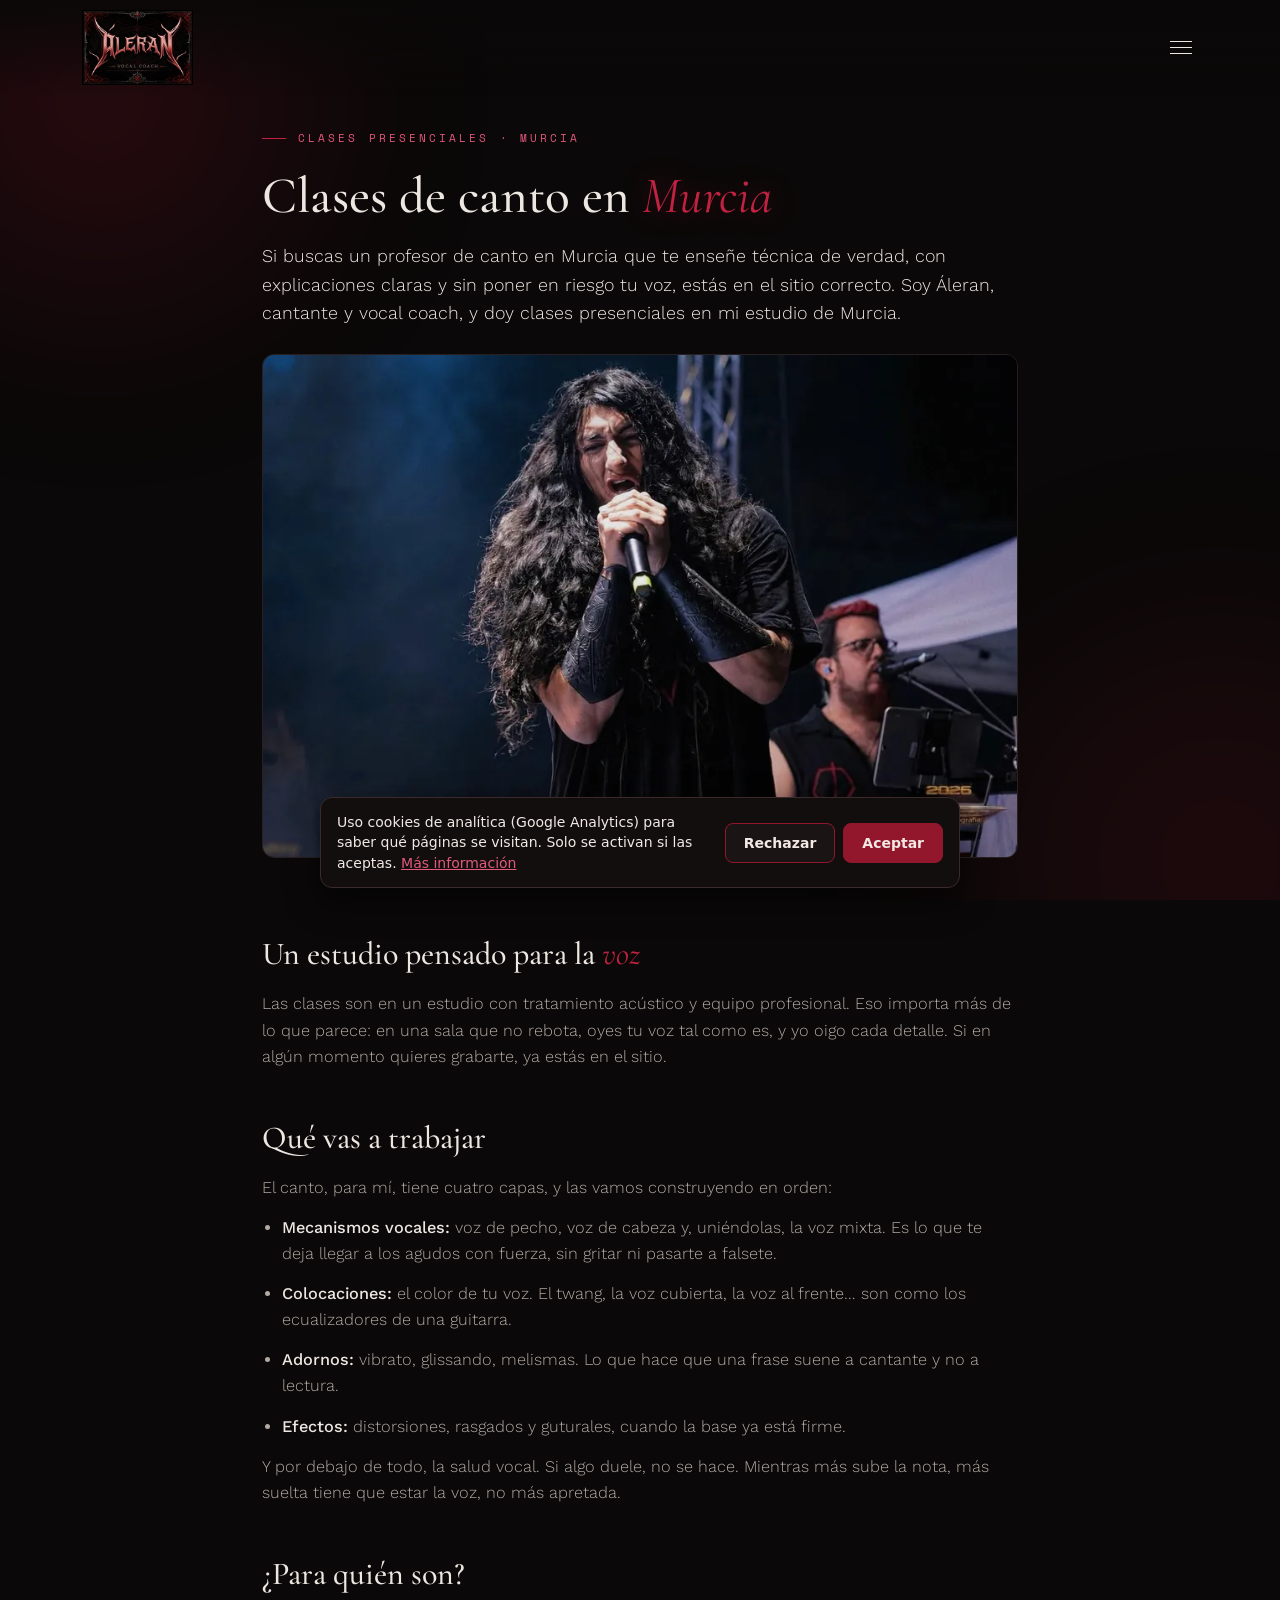
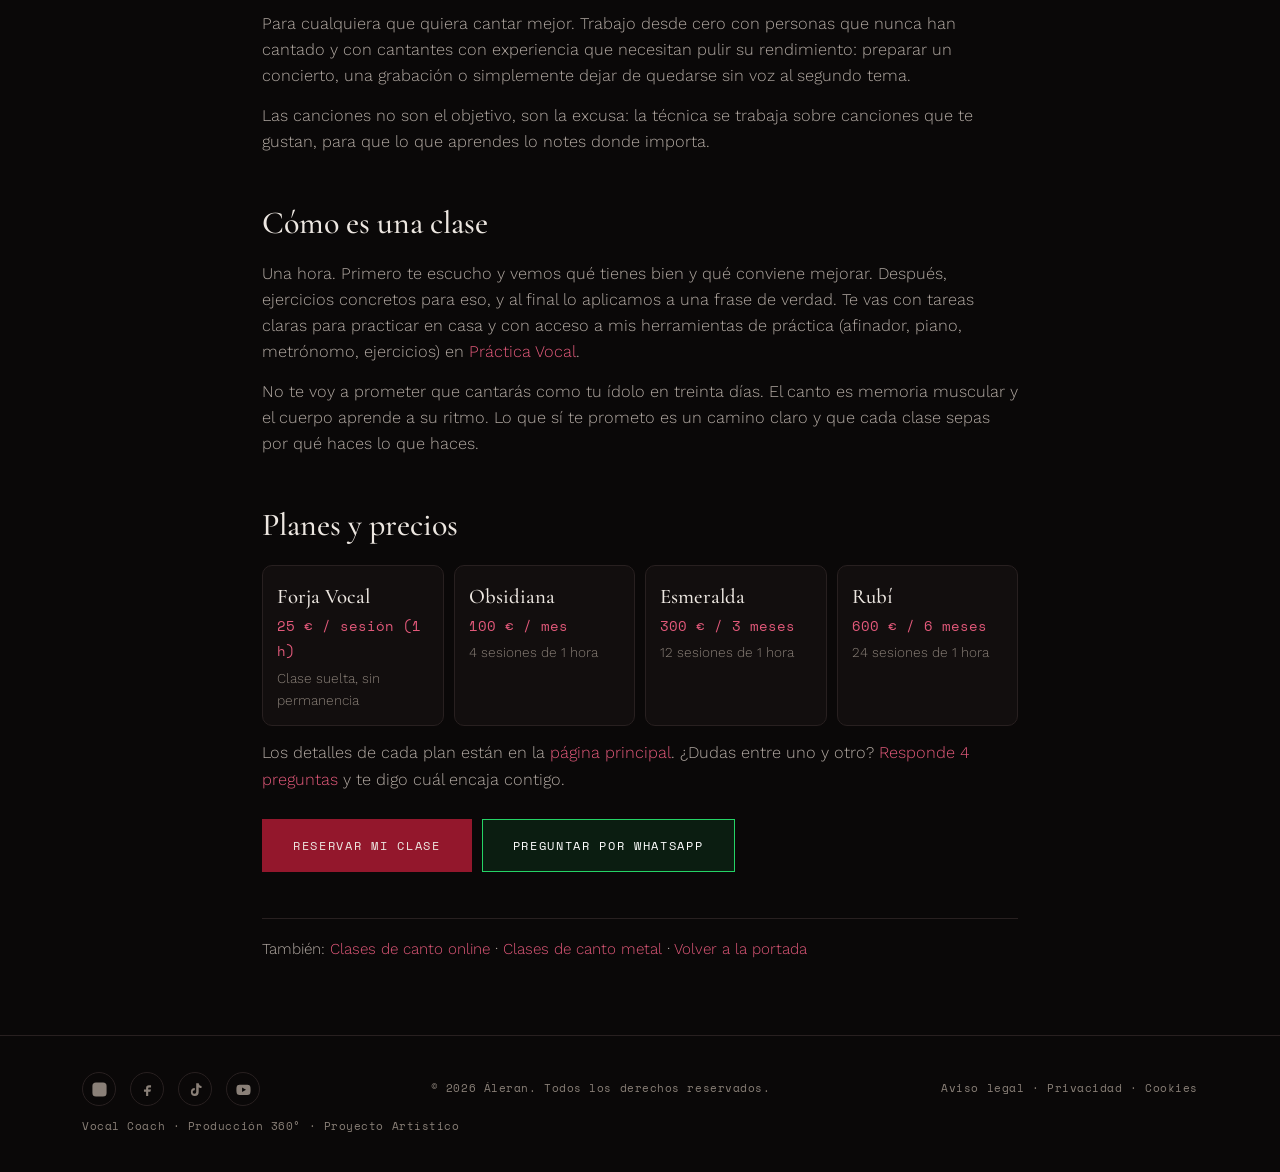
<file: clases-de-canto-murcia.html>
<!DOCTYPE html>
<html lang="es">
<head>
<meta charset="UTF-8">
<meta name="viewport" content="width=device-width, initial-scale=1.0">
<title>Clases de canto en Murcia · Profesor de canto presencial · Áleran Vocals</title>
<meta name="description" content="Clases de canto presenciales en Murcia, en un estudio con tratamiento acústico. Voz mixta, agudos sin tensión, rasgados y guturales con salud vocal. Desde cero o para pulir tu nivel.">
<link rel="canonical" href="https://www.aleranvocals.es/clases-de-canto-murcia.html">

<!-- Analítica: consent.js carga Google Analytics solo si se acepta -->
<script src="/consent.js"></script>

<!-- FAVICON / ICONOS -->
<link rel="icon" href="/favicon.ico" sizes="any">
<link rel="icon" type="image/png" sizes="16x16" href="/favicon-16x16.png">
<link rel="icon" type="image/png" sizes="32x32" href="/favicon-32x32.png">
<link rel="icon" type="image/png" sizes="48x48" href="/favicon-48x48.png">
<link rel="apple-touch-icon" sizes="180x180" href="/apple-touch-icon.png">
<link rel="manifest" href="/site.webmanifest">
<meta name="theme-color" content="#0a0808">

<!-- VISTA PREVIA PARA WHATSAPP Y REDES SOCIALES (OPEN GRAPH) -->
<meta property="og:type" content="website">
<meta property="og:url" content="https://www.aleranvocals.es/clases-de-canto-murcia.html">
<meta property="og:locale" content="es_ES">
<meta property="og:site_name" content="Áleran Vocals">
<meta property="og:title" content="Clases de canto en Murcia · Profesor de canto presencial · Áleran Vocals">
<meta property="og:description" content="Clases de canto presenciales en Murcia, en un estudio con tratamiento acústico. Voz mixta, agudos sin tensión, rasgados y guturales con salud vocal. Desde cero o para pulir tu nivel.">
<meta property="og:image" content="https://www.aleranvocals.es/og-image.jpg">
<meta property="og:image:type" content="image/jpeg">
<meta property="og:image:width" content="1200">
<meta property="og:image:height" content="630">
<meta property="og:image:alt" content="Áleran, vocal coach y productor musical">

<meta name="twitter:card" content="summary_large_image">
<meta name="twitter:title" content="Clases de canto en Murcia · Profesor de canto presencial · Áleran Vocals">
<meta name="twitter:description" content="Clases de canto presenciales en Murcia, en un estudio con tratamiento acústico. Voz mixta, agudos sin tensión, rasgados y guturales con salud vocal. Desde cero o para pulir tu nivel.">
<meta name="twitter:image" content="https://www.aleranvocals.es/og-image.jpg">

<link rel="preload" href="/fonts/cormorant-garamond-latin.woff2" as="font" type="font/woff2" crossorigin>
<link rel="preload" href="/fonts/work-sans-latin.woff2" as="font" type="font/woff2" crossorigin>
<style>/* Fuentes alojadas en la propia web (antes Google Fonts): mismos archivos, pesos y subconjuntos */
@font-face{font-family:'Cormorant Garamond';font-style:italic;font-weight:400;font-display:swap;src:url(/fonts/cormorant-garamond-italic-latin-ext.woff2) format('woff2');unicode-range:U+0100-02BA, U+02BD-02C5, U+02C7-02CC, U+02CE-02D7, U+02DD-02FF, U+0304, U+0308, U+0329, U+1D00-1DBF, U+1E00-1E9F, U+1EF2-1EFF, U+2020, U+20A0-20AB, U+20AD-20C4, U+2113, U+2C60-2C7F, U+A720-A7FF;}
@font-face{font-family:'Cormorant Garamond';font-style:italic;font-weight:400;font-display:swap;src:url(/fonts/cormorant-garamond-italic-latin.woff2) format('woff2');unicode-range:U+0000-00FF, U+0131, U+0152-0153, U+02BB-02BC, U+02C6, U+02DA, U+02DC, U+0304, U+0308, U+0329, U+2000-206F, U+20AC, U+2122, U+2191, U+2193, U+2212, U+2215, U+FEFF, U+FFFD;}
@font-face{font-family:'Cormorant Garamond';font-style:normal;font-weight:400;font-display:swap;src:url(/fonts/cormorant-garamond-latin-ext.woff2) format('woff2');unicode-range:U+0100-02BA, U+02BD-02C5, U+02C7-02CC, U+02CE-02D7, U+02DD-02FF, U+0304, U+0308, U+0329, U+1D00-1DBF, U+1E00-1E9F, U+1EF2-1EFF, U+2020, U+20A0-20AB, U+20AD-20C4, U+2113, U+2C60-2C7F, U+A720-A7FF;}
@font-face{font-family:'Cormorant Garamond';font-style:normal;font-weight:400;font-display:swap;src:url(/fonts/cormorant-garamond-latin.woff2) format('woff2');unicode-range:U+0000-00FF, U+0131, U+0152-0153, U+02BB-02BC, U+02C6, U+02DA, U+02DC, U+0304, U+0308, U+0329, U+2000-206F, U+20AC, U+2122, U+2191, U+2193, U+2212, U+2215, U+FEFF, U+FFFD;}
@font-face{font-family:'Cormorant Garamond';font-style:normal;font-weight:500;font-display:swap;src:url(/fonts/cormorant-garamond-latin-ext.woff2) format('woff2');unicode-range:U+0100-02BA, U+02BD-02C5, U+02C7-02CC, U+02CE-02D7, U+02DD-02FF, U+0304, U+0308, U+0329, U+1D00-1DBF, U+1E00-1E9F, U+1EF2-1EFF, U+2020, U+20A0-20AB, U+20AD-20C4, U+2113, U+2C60-2C7F, U+A720-A7FF;}
@font-face{font-family:'Cormorant Garamond';font-style:normal;font-weight:500;font-display:swap;src:url(/fonts/cormorant-garamond-latin.woff2) format('woff2');unicode-range:U+0000-00FF, U+0131, U+0152-0153, U+02BB-02BC, U+02C6, U+02DA, U+02DC, U+0304, U+0308, U+0329, U+2000-206F, U+20AC, U+2122, U+2191, U+2193, U+2212, U+2215, U+FEFF, U+FFFD;}
@font-face{font-family:'Space Mono';font-style:normal;font-weight:400;font-display:swap;src:url(/fonts/space-mono-400-latin-ext.woff2) format('woff2');unicode-range:U+0100-02BA, U+02BD-02C5, U+02C7-02CC, U+02CE-02D7, U+02DD-02FF, U+0304, U+0308, U+0329, U+1D00-1DBF, U+1E00-1E9F, U+1EF2-1EFF, U+2020, U+20A0-20AB, U+20AD-20C4, U+2113, U+2C60-2C7F, U+A720-A7FF;}
@font-face{font-family:'Space Mono';font-style:normal;font-weight:400;font-display:swap;src:url(/fonts/space-mono-400-latin.woff2) format('woff2');unicode-range:U+0000-00FF, U+0131, U+0152-0153, U+02BB-02BC, U+02C6, U+02DA, U+02DC, U+0304, U+0308, U+0329, U+2000-206F, U+20AC, U+2122, U+2191, U+2193, U+2212, U+2215, U+FEFF, U+FFFD;}
@font-face{font-family:'Space Mono';font-style:normal;font-weight:700;font-display:swap;src:url(/fonts/space-mono-700-latin-ext.woff2) format('woff2');unicode-range:U+0100-02BA, U+02BD-02C5, U+02C7-02CC, U+02CE-02D7, U+02DD-02FF, U+0304, U+0308, U+0329, U+1D00-1DBF, U+1E00-1E9F, U+1EF2-1EFF, U+2020, U+20A0-20AB, U+20AD-20C4, U+2113, U+2C60-2C7F, U+A720-A7FF;}
@font-face{font-family:'Space Mono';font-style:normal;font-weight:700;font-display:swap;src:url(/fonts/space-mono-700-latin.woff2) format('woff2');unicode-range:U+0000-00FF, U+0131, U+0152-0153, U+02BB-02BC, U+02C6, U+02DA, U+02DC, U+0304, U+0308, U+0329, U+2000-206F, U+20AC, U+2122, U+2191, U+2193, U+2212, U+2215, U+FEFF, U+FFFD;}
@font-face{font-family:'Work Sans';font-style:normal;font-weight:300;font-display:swap;src:url(/fonts/work-sans-latin-ext.woff2) format('woff2');unicode-range:U+0100-02BA, U+02BD-02C5, U+02C7-02CC, U+02CE-02D7, U+02DD-02FF, U+0304, U+0308, U+0329, U+1D00-1DBF, U+1E00-1E9F, U+1EF2-1EFF, U+2020, U+20A0-20AB, U+20AD-20C4, U+2113, U+2C60-2C7F, U+A720-A7FF;}
@font-face{font-family:'Work Sans';font-style:normal;font-weight:300;font-display:swap;src:url(/fonts/work-sans-latin.woff2) format('woff2');unicode-range:U+0000-00FF, U+0131, U+0152-0153, U+02BB-02BC, U+02C6, U+02DA, U+02DC, U+0304, U+0308, U+0329, U+2000-206F, U+20AC, U+2122, U+2191, U+2193, U+2212, U+2215, U+FEFF, U+FFFD;}
@font-face{font-family:'Work Sans';font-style:normal;font-weight:400;font-display:swap;src:url(/fonts/work-sans-latin-ext.woff2) format('woff2');unicode-range:U+0100-02BA, U+02BD-02C5, U+02C7-02CC, U+02CE-02D7, U+02DD-02FF, U+0304, U+0308, U+0329, U+1D00-1DBF, U+1E00-1E9F, U+1EF2-1EFF, U+2020, U+20A0-20AB, U+20AD-20C4, U+2113, U+2C60-2C7F, U+A720-A7FF;}
@font-face{font-family:'Work Sans';font-style:normal;font-weight:400;font-display:swap;src:url(/fonts/work-sans-latin.woff2) format('woff2');unicode-range:U+0000-00FF, U+0131, U+0152-0153, U+02BB-02BC, U+02C6, U+02DA, U+02DC, U+0304, U+0308, U+0329, U+2000-206F, U+20AC, U+2122, U+2191, U+2193, U+2212, U+2215, U+FEFF, U+FFFD;}
@font-face{font-family:'Work Sans';font-style:normal;font-weight:500;font-display:swap;src:url(/fonts/work-sans-latin-ext.woff2) format('woff2');unicode-range:U+0100-02BA, U+02BD-02C5, U+02C7-02CC, U+02CE-02D7, U+02DD-02FF, U+0304, U+0308, U+0329, U+1D00-1DBF, U+1E00-1E9F, U+1EF2-1EFF, U+2020, U+20A0-20AB, U+20AD-20C4, U+2113, U+2C60-2C7F, U+A720-A7FF;}
@font-face{font-family:'Work Sans';font-style:normal;font-weight:500;font-display:swap;src:url(/fonts/work-sans-latin.woff2) format('woff2');unicode-range:U+0000-00FF, U+0131, U+0152-0153, U+02BB-02BC, U+02C6, U+02DA, U+02DC, U+0304, U+0308, U+0329, U+2000-206F, U+20AC, U+2122, U+2191, U+2193, U+2212, U+2215, U+FEFF, U+FFFD;}
@font-face{font-family:'Work Sans';font-style:normal;font-weight:700;font-display:swap;src:url(/fonts/work-sans-latin-ext.woff2) format('woff2');unicode-range:U+0100-02BA, U+02BD-02C5, U+02C7-02CC, U+02CE-02D7, U+02DD-02FF, U+0304, U+0308, U+0329, U+1D00-1DBF, U+1E00-1E9F, U+1EF2-1EFF, U+2020, U+20A0-20AB, U+20AD-20C4, U+2113, U+2C60-2C7F, U+A720-A7FF;}
@font-face{font-family:'Work Sans';font-style:normal;font-weight:700;font-display:swap;src:url(/fonts/work-sans-latin.woff2) format('woff2');unicode-range:U+0000-00FF, U+0131, U+0152-0153, U+02BB-02BC, U+02C6, U+02DA, U+02DC, U+0304, U+0308, U+0329, U+2000-206F, U+20AC, U+2122, U+2191, U+2193, U+2212, U+2215, U+FEFF, U+FFFD;}
</style>

<noscript><style>[data-reveal]{ opacity: 1 !important; transform: none !important; filter: none !important; } hr.divider{ transform: scaleX(1) !important; }</style></noscript>

<style>
  /* ==========================================================================
     1. VARIABLES DE DISEÑO (idénticas a index.html — misma identidad visual)
     ========================================================================== */
  :root {
    --bg:             #0a0808;
    --bg-panel:       #120e0e;
    --bg-panel-2:     #1a1414;
    --wine:           #5a121f;
    --wine-deep:      #38090f;
    --crimson:        #93172c;
    --crimson-bright: #c02241;
    --crimson-text:   #e2597a;
    --whatsapp:       #25D366;
    --bone:           #ede7e1;
    --bone-dim:       #b2a9a2;
    --muted:          #8a8078;
    --line:           #282020;
    --shadow:         rgba(0,0,0,0.6);

    --font-display: 'Cormorant Garamond', serif;
    --font-body:    'Work Sans', sans-serif;
    --font-mono:    'Space Mono', monospace;

    --container: 1180px;

    --ease-out-expo: cubic-bezier(0.16, 1, 0.3, 1);
    --ease-out-soft: cubic-bezier(0.22, 1, 0.36, 1);
    --dur-fast: 0.35s;
    --dur-med: 0.7s;
    --dur-slow: 1.1s;
  }

  * { box-sizing: border-box; margin: 0; padding: 0; }
  html { scroll-behavior: smooth; }
  html, body { overflow-x: hidden; }

  body {
    background: var(--bg);
    color: var(--bone);
    font-family: var(--font-body);
    font-weight: 300;
    line-height: 1.6;
    -webkit-font-smoothing: antialiased;
  }

  ::selection { background: var(--wine); color: var(--bone); }
  a { color: inherit; text-decoration: none; }
  img { max-width: 100%; display: block; }
  button, input, select, textarea { font-family: inherit; }
  :focus-visible { outline: 1px solid var(--crimson-bright); outline-offset: 4px; }

  .container { max-width: var(--container); margin: 0 auto; padding: 0 32px; }
  section { position: relative; padding: 45px 0; }
  @media (max-width: 768px) { section { padding: 25px 0; } }

  .eyebrow {
    font-family: var(--font-mono); font-size: 11px; letter-spacing: 0.28em; text-transform: uppercase;
    color: var(--crimson-text); display: flex; align-items: center; gap: 12px; margin-bottom: 20px;
  }
  .eyebrow::before { content: ''; width: 24px; height: 1px; background: var(--crimson-bright); display: inline-block; }

  h1, h2, h3 { font-family: var(--font-display); font-weight: 500; color: var(--bone); text-wrap: balance; }
  h1 em, h2 em, .section-head h2 em { font-style: italic !important; color: var(--crimson-bright) !important; }
  h1 em { text-shadow: 0 0 28px rgba(192,34,65,0.45); }

  .section-head { max-width: 660px; margin: 0 auto 16px; text-align: center; }
  .section-head h1 { font-size: clamp(34px, 5vw, 56px); line-height: 1.06; }
  .section-head p.lede { margin-top: 16px; color: var(--bone-dim); font-size: 16px; max-width: 56ch; margin-left: auto; margin-right: auto; }

  hr.divider {
    border: none; height: 1px;
    background: linear-gradient(to right, transparent, var(--line) 20%, var(--line) 80%, transparent);
    transform: scaleX(0); transform-origin: left;
    transition: transform 1.1s var(--ease-out-expo);
  }
  hr.divider.is-visible { transform: scaleX(1); }

  .scroll-progress {
    position: fixed; top: 0; left: 0; height: 2px; width: 0%;
    background: linear-gradient(90deg, var(--crimson), var(--crimson-bright));
    z-index: 400; transition: width .08s linear;
    box-shadow: 0 0 8px rgba(192,34,65,0.6);
  }

  [data-reveal] {
    opacity: 0; transform: translateY(32px); filter: blur(6px);
    transition: opacity var(--dur-slow) var(--ease-out-expo), transform var(--dur-slow) var(--ease-out-expo), filter var(--dur-slow) var(--ease-out-expo);
    transition-delay: var(--reveal-delay, 0s);
    will-change: opacity, transform, filter;
  }
  [data-reveal="fade"] { transform: none; }
  [data-reveal].is-visible { opacity: 1; transform: translate(0, 0); filter: blur(0); }
  .js-reveal-timeout [data-reveal] { opacity: 1 !important; transform: none !important; filter: none !important; }

  .ambient-glow { position: fixed; inset: 0; z-index: -1; overflow: hidden; pointer-events: none; }
  .ambient-glow .glow { position: absolute; border-radius: 50%; filter: blur(100px); background: radial-gradient(circle, var(--crimson) 0%, rgba(90,18,31,0) 70%); }
  .glow-1 { width: 560px; height: 560px; top: -180px; left: -180px; opacity: 0.32; }
  .glow-2 { width: 640px; height: 640px; top: 60vh; right: -260px; opacity: 0.22; }
  @media (max-width: 760px) { .ambient-glow .glow { filter: blur(45px); } }

  /* ==========================================================================
     3. BOTONES
     ========================================================================== */
  .btn {
    display: inline-flex; align-items: center; gap: 10px; justify-content: center;
    font-family: var(--font-mono); font-size: 12px; letter-spacing: 0.14em; text-transform: uppercase;
    padding: 16px 30px; border: 1px solid var(--crimson);
    background: transparent; color: var(--bone);
    cursor: pointer; position: relative; overflow: hidden;
    transition: color .3s ease, transform .2s ease;
  }
  .btn::before { content: ''; position: absolute; inset: 0; background: var(--crimson); transform: scaleX(0); transform-origin: left; transition: transform .35s ease; z-index: -1; }
  .btn:hover { color: #fff; transform: translateY(-2px); }
  .btn:hover::before { transform: scaleX(1); }
  .btn:disabled { opacity: 0.5; cursor: not-allowed; transform: none !important; }
  .btn.filled { background: var(--crimson); border-color: var(--crimson); }
  .btn.filled::before { background: var(--crimson-bright); }
  .btn.ghost { border-color: var(--line); }
  .btn.ghost::before { background: var(--bg-panel-2); }
  .btn.small { padding: 12px 22px; font-size: 11px; }

  .btn.whatsapp {
    display: inline-flex; align-items: center; justify-content: center; gap: 10px;
    border: 1px solid var(--whatsapp, #25D366); color: #fff; background: rgba(37, 211, 102, 0.1);
    font-family: var(--font-mono); font-size: 12px; letter-spacing: 0.14em; text-transform: uppercase;
    padding: 16px 30px; cursor: pointer; position: relative; overflow: hidden;
    transition: color .3s ease, transform .2s ease, background .3s ease;
  }
  .btn.whatsapp::before { content: ''; position: absolute; inset: 0; background: var(--whatsapp, #25D366); transform: scaleX(0); transform-origin: left; transition: transform .35s ease; z-index: -1; }
  .btn.whatsapp:hover { color: #000; font-weight: 700; transform: translateY(-2px); }
  .btn.whatsapp:hover::before { transform: scaleX(1); }
  .btn.whatsapp svg { fill: currentColor; width: 16px; height: 16px; flex-shrink: 0; }
  .btn.whatsapp.small { padding: 12px 22px; font-size: 11px; }

  /* ==========================================================================
     4. NAVEGACIÓN (idéntica a index.html)
     ========================================================================== */
  header.nav { position: fixed; top: 0; left: 0; right: 0; z-index: 100; background: linear-gradient(to bottom, rgba(10,8,8,0.95), rgba(10,8,8,0)); padding: 10px 0 !important; }
  header.nav .container { display: flex; align-items: center; justify-content: space-between; gap: 24px; }
  .brand { display: block; flex-shrink: 0; }
  .brand img { height: 75px !important; width: auto; display: block; object-fit: contain; }
  nav.links { display: flex; align-items: center; gap: 26px; }
  nav.links a { font-family: var(--font-mono); font-size: 11px; letter-spacing: 0.12em; text-transform: uppercase; color: var(--bone-dim); position: relative; padding-bottom: 4px; white-space: nowrap; }
  nav.links a::after { content: ''; position: absolute; left: 0; right: 100%; bottom: 0; height: 1px; background: var(--crimson-bright); transition: right .25s ease; }
  nav.links a:hover, nav.links a.active { color: var(--bone); }
  nav.links a:hover::after, nav.links a.active::after { right: 0; }
  .nav-toggle { display: none; }

  /* ==========================================================================
     5. HERO DEL QUIZ
     ========================================================================== */
  .quiz-hero {
    padding-top: 165px !important;
    background: radial-gradient(ellipse 65% 55% at 50% 0%, rgba(147,23,44,0.24), transparent 70%);
  }

  /* ==========================================================================
     6. TARJETAS DE PREGUNTA
     ========================================================================== */
  .quiz-pregunta { max-width: 720px; margin: 0 auto 48px; }
  .quiz-pregunta .quiz-numero { font-family: var(--font-mono); font-size: 11px; color: var(--crimson-text); letter-spacing: 0.2em; text-transform: uppercase; margin-bottom: 10px; }
  .quiz-pregunta h2 { font-size: clamp(20px, 2.6vw, 26px); margin-bottom: 22px; }
  .quiz-opciones { display: grid; grid-template-columns: 1fr 1fr; gap: 14px; }
  @media (max-width: 640px) { .quiz-opciones { grid-template-columns: 1fr; } }

  .quiz-opcion { position: relative; }
  .quiz-opcion input { position: absolute; opacity: 0; width: 1px; height: 1px; }
  .quiz-opcion label {
    display: flex; align-items: center; gap: 12px;
    border: 1px solid var(--line); background: var(--bg-panel);
    padding: 16px 18px; cursor: pointer; font-size: 14.5px; color: var(--bone-dim);
    transition: border-color .25s ease, background .25s ease, color .25s ease;
  }
  .quiz-opcion label::before {
    content: ''; flex-shrink: 0; width: 16px; height: 16px; border-radius: 50%;
    border: 1px solid var(--muted); transition: border-color .25s ease, box-shadow .25s ease;
  }
  .quiz-opcion label:hover { border-color: var(--crimson); color: var(--bone); }
  .quiz-opcion input:checked + label { border-color: var(--crimson-bright); background: var(--bg-panel-2); color: var(--bone); }
  .quiz-opcion input:checked + label::before { border-color: var(--crimson-bright); border-width: 5px; box-shadow: 0 0 0 2px var(--bg-panel-2); }
  .quiz-opcion input:focus-visible + label { outline: 1px solid var(--crimson-bright); outline-offset: 3px; }

  .quiz-envio { text-align: center; margin-top: 8px; }
  .quiz-error { font-family: var(--font-mono); font-size: 12px; color: var(--crimson-text); margin-top: 14px; min-height: 16px; text-align: center; }

  /* ==========================================================================
     7. RESULTADO (reutiliza el lenguaje visual de las tarjetas de plan)
     ========================================================================== */
  .quiz-resultado-intro { text-align: center; max-width: 620px; margin: 0 auto 36px; }
  .quiz-resultado-intro .eyebrow { justify-content: center; }
  .quiz-resultado-intro h2 { font-size: clamp(28px, 3.6vw, 40px); }
  .quiz-resultado-intro p { color: var(--bone-dim); margin-top: 12px; font-size: 15px; }

  .plan-card {
    border: 1px solid var(--line); background: var(--bg-panel); padding: 40px 36px;
    display: flex; flex-direction: column; justify-content: space-between;
    max-width: 460px; margin: 0 auto;
  }
  .plan-card.featured { border-color: var(--crimson); background: var(--bg-panel-2); }
  .plan-badge { font-family: var(--font-mono); font-size: 10px; color: var(--crimson-text); text-transform: uppercase; letter-spacing: 0.15em; margin-bottom: 12px; }
  .plan-card h3 { font-size: 30px; margin-bottom: 6px; }
  .plan-card .plan-por-que { color: var(--bone-dim); font-size: 14px; margin-bottom: 20px; }
  .plan-price { font-family: var(--font-display); font-size: 44px; color: var(--bone); line-height: 1; margin-bottom: 4px; }
  .plan-price span { font-family: var(--font-mono); font-size: 13px; color: var(--bone-dim); font-style: normal; }
  .plan-duration { font-family: var(--font-mono); font-size: 11px; color: var(--muted); text-transform: uppercase; letter-spacing: 0.06em; margin-bottom: 20px; }
  .plan-features { list-style: none; margin-bottom: 32px; }
  .plan-features li { font-size: 13.5px; color: var(--bone-dim); margin-bottom: 10px; display: flex; align-items: center; gap: 8px; }
  .plan-features li::before { content: '✓'; color: var(--crimson-bright); font-family: var(--font-mono); }

  .quiz-reintentar { display: block; text-align: center; margin-top: 24px; font-family: var(--font-mono); font-size: 11.5px; color: var(--muted); text-decoration: underline; cursor: pointer; }
  .quiz-reintentar:hover { color: var(--bone-dim); }

  /* Captura de email tras el resultado */
  .captura-lead { max-width: 460px; margin: 40px auto 0; border-top: 1px solid var(--line); padding-top: 32px; text-align: center; }
  .captura-lead p { color: var(--bone-dim); font-size: 14px; margin-bottom: 16px; }
  .captura-lead form { display: flex; gap: 10px; flex-wrap: wrap; justify-content: center; }
  .captura-lead input[type="email"] {
    flex: 1; min-width: 200px; background: var(--bg-panel); border: 1px solid var(--line); color: var(--bone);
    padding: 14px 16px; font-size: 14px; transition: border-color .25s ease;
  }
  .captura-lead input[type="email"]:focus { border-color: var(--crimson); outline: none; }
  .captura-lead .hp { position: absolute; opacity: 0; width: 1px; height: 1px; pointer-events: none; }
  .captura-estado { font-family: var(--font-mono); font-size: 11.5px; margin-top: 12px; min-height: 16px; }
  .captura-estado.error { color: var(--crimson-text); }
  .captura-estado.ok { color: var(--whatsapp); }

  /* ==========================================================================
     8. FOOTER
     ========================================================================== */
  footer { padding: 36px 0; border-top: 1px solid var(--line); background: var(--bg); position: relative; }
  footer .container { display: flex; justify-content: space-between; align-items: center; flex-wrap: wrap; gap: 12px; }
  footer p { font-family: var(--font-mono); font-size: 11px; letter-spacing: 0.05em; color: var(--muted); }
  .footer-social { display: flex; gap: 14px; order: -1; }
  .footer-social a { display: flex; align-items: center; justify-content: center; width: 34px; height: 34px; border-radius: 50%; color: var(--muted); border: 1px solid var(--line); transition: color var(--dur-fast) var(--ease-out-soft), border-color var(--dur-fast) var(--ease-out-soft); }
  .footer-social a:hover, .footer-social a:focus-visible { color: var(--crimson-bright); border-color: var(--crimson-bright); }
  .footer-social svg { width: 17px; height: 17px; }
  @media (max-width: 520px) { footer .container { justify-content: center; text-align: center; } }

  /* ==========================================================================
     9. RESPONSIVE (MÓVIL)
     ========================================================================== */
  /* El menú se pasa a hamburguesa antes que el resto del layout a móvil --
     con 9 enlaces + el botón de WhatsApp, un escritorio normal ya no tiene
     sitio para mostrarlos todos en una fila sin que el texto se parta. */
  @media (max-width: 1300px) {
    nav.links {
      position: fixed; top: 0; right: 0; bottom: 0; width: min(78vw, 320px);
      background: #0a0808; border-left: 1px solid var(--line);
      flex-direction: column; justify-content: center; align-items: flex-start; gap: 28px;
      padding: 40px; transform: translateX(100%); transition: transform .35s ease;
    }
    nav.links.open { transform: translateX(0); }
    .nav-toggle { display: flex; flex-direction: column; gap: 5px; background: none; border: none; cursor: pointer; z-index: 200; padding: 6px; }
    .nav-toggle span { width: 22px; height: 1px; background: var(--bone); }
  }

  @media (max-width: 980px) {
    header.nav { padding: 12px 0 !important; background: #0a0808; }
    .container { padding: 0 20px !important; }
    .quiz-hero { padding-top: 130px !important; }
  }
</style>
<script type="application/ld+json">
{
  "@context": "https://schema.org",
  "@type": "Service",
  "name": "Clases de canto presenciales en Murcia",
  "serviceType": "Clases de canto",
  "url": "https://www.aleranvocals.es/clases-de-canto-murcia.html",
  "description": "Clases de canto presenciales en Murcia, en un estudio con tratamiento acústico. Voz mixta, agudos sin tensión, rasgados y guturales con salud vocal. Desde cero o para pulir tu nivel.",
  "provider": {
    "@type": "Person",
    "name": "Áleran",
    "url": "https://www.aleranvocals.es/"
  },
  "image": "https://www.aleranvocals.es/foto-directo-angel-negro.webp",
  "areaServed": {
    "@type": "City",
    "name": "Murcia"
  },
  "offers": [
    {
      "@type": "Offer",
      "name": "Forja Vocal",
      "price": "25",
      "priceCurrency": "EUR"
    },
    {
      "@type": "Offer",
      "name": "Obsidiana",
      "price": "100",
      "priceCurrency": "EUR"
    },
    {
      "@type": "Offer",
      "name": "Esmeralda",
      "price": "300",
      "priceCurrency": "EUR"
    },
    {
      "@type": "Offer",
      "name": "Rubí",
      "price": "600",
      "priceCurrency": "EUR"
    }
  ]
}
</script>

<style>
  .landing { padding: 130px 0 60px; }
  .landing .container { max-width: 820px; }
  .landing h1 { font-family: var(--font-display); font-weight: 500; font-size: clamp(2.1rem, 5vw, 3.2rem); line-height: 1.1; margin: 10px 0 18px; }
  .landing h1 em, .landing h2 em { color: var(--crimson-text); font-style: italic; }
  .landing h2 { font-family: var(--font-display); font-weight: 500; font-size: clamp(1.5rem, 3.4vw, 2rem); margin: 42px 0 12px; }
  .landing p, .landing li { color: var(--bone-dim); font-size: 1.02rem; margin-bottom: 14px; }
  .landing strong { color: var(--bone); font-weight: 500; }
  .landing ul { padding-left: 20px; margin-bottom: 14px; }
  .landing .lede { font-size: 1.12rem; color: var(--bone); }
  .landing .cta { display: flex; gap: 10px; flex-wrap: wrap; margin: 26px 0 8px; }
  .landing .planes-mini { display: grid; grid-template-columns: repeat(auto-fit, minmax(170px, 1fr)); gap: 10px; margin: 14px 0; }
  .landing .plan-mini { border: 1px solid var(--line); background: var(--bg-panel); border-radius: 10px; padding: 14px; }
  .landing .plan-mini b { display: block; color: var(--bone); font-family: var(--font-display); font-size: 1.3rem; font-weight: 500; }
  .landing .plan-mini span { color: var(--crimson-text); font-family: var(--font-mono); font-size: .85rem; }
  .landing .plan-mini small { display: block; color: var(--muted); font-size: .85rem; margin-top: 4px; }
  .landing .otras { border-top: 1px solid var(--line); margin-top: 46px; padding-top: 18px; font-size: .95rem; }
  .landing .otras a, .landing p a { color: var(--crimson-text); }
  .landing figure { margin: 26px 0 30px; }
  .landing figure img { display: block; width: 100%; height: auto; max-height: 560px; object-fit: cover; border-radius: 12px; border: 1px solid var(--line); }
  .landing figure.vertical img { max-width: 440px; margin: 0 auto; max-height: none; }
  .landing figcaption { color: var(--muted); font-size: .8rem; margin-top: 8px; text-align: center; }
</style>
</head>
<body>

<!-- SPRITE SVG: iconos reutilizados -->
<svg width="0" height="0" style="position:absolute" aria-hidden="true">
  <defs>
    <symbol id="icon-whatsapp-outline" viewBox="0 0 24 24">
      <path d="M3 21l1.65-3.8a9 9 0 1 1 3.4 2.9L3 21"/>
      <path d="M9 10a0.5 .5 0 0 0 1 0V9a0.5 .5 0 0 0 -1 0v1a5 5 0 0 0 5 5h1a0.5 .5 0 0 0 0 -1h-1a0.5 .5 0 0 0 0 1"/>
    </symbol>
    <symbol id="icon-whatsapp-filled" viewBox="0 0 24 24">
      <path d="M.057 24l1.687-6.163c-1.041-1.804-1.588-3.849-1.587-5.946.003-6.556 5.338-11.891 11.893-11.891 3.181.001 6.167 1.24 8.413 3.488 2.245 2.248 3.481 5.236 3.48 8.414-.003 6.557-5.338 11.892-11.893 11.892-1.99-.001-3.951-.5-5.688-1.448l-6.305 1.654zm6.597-3.807c1.676.995 3.276 1.591 5.392 1.592 5.448 0 9.886-4.434 9.889-9.885.002-5.462-4.415-9.89-9.881-9.892-5.452 0-9.887 4.434-9.889 9.884-.001 2.225.651 3.891 1.746 5.634l-.999 3.648 3.742-.981zm11.387-5.464c-.074-.124-.272-.198-.57-.347-.297-.149-1.758-.868-2.031-.967-.272-.099-.47-.149-.669.149-.198.297-.768.967-.941 1.165-.173.198-.347.223-.644.074-.297-.149-1.255-.462-2.39-1.475-.883-.788-1.48-1.761-1.653-2.059-.173-.297-.018-.458.13-.606.134-.133.297-.347.446-.521.151-.172.2-.296.3-.495.099-.198.05-.372-.025-.521-.075-.124-.669-1.611-.916-2.206-.242-.579-.487-.501-.669-.51l-.57-.01c-.198 0-.52.074-.792.372s-1.04 1.016-1.04 2.479 1.065 2.876 1.213 3.074c.149.198 2.095 3.2 5.076 4.487.709.306 1.263.489 1.694.626.712.226 1.36.194 1.872.118.571-.085 1.758-.719 2.006-1.413.248-.695.248-1.29.173-1.414z"/>
    </symbol>
    <symbol id="icon-instagram" viewBox="0 0 24 24">
      <rect x="2" y="2" width="20" height="20" rx="5" ry="5"/>
      <path d="M16 11.37A4 4 0 1 1 12.63 8 4 4 0 0 1 16 11.37z"/>
      <line x1="17.5" y1="6.5" x2="17.51" y2="6.5"/>
    </symbol>
    <symbol id="icon-tiktok" viewBox="0 0 24 24">
      <path d="M16.5 3c.3 2.1 1.8 3.7 4 4v3c-1.5 0-2.8-.4-4-1.2v6.7A5.5 5.5 0 1 1 11 10v3.1a2.5 2.5 0 1 0 2 2.4V3h3.5z"/>
    </symbol>
    <symbol id="icon-youtube" viewBox="0 0 24 24">
      <path d="M22 12.5c0-2.4-.2-3.9-.5-4.8a2.9 2.9 0 0 0-2-2C17.9 5.3 12 5.3 12 5.3s-5.9 0-7.5.4a2.9 2.9 0 0 0-2 2c-.3.9-.5 2.4-.5 4.8s.2 3.9.5 4.8a2.9 2.9 0 0 0 2 2c1.6.4 7.5.4 7.5.4s5.9 0 7.5-.4a2.9 2.9 0 0 0 2-2c.3-.9.5-2.4.5-4.8z"/>
      <polygon points="10 9.3 10 15.7 15.5 12.5 10 9.3" fill="#0a0808" stroke="none"/>
    </symbol>
    <symbol id="icon-facebook" viewBox="0 0 24 24">
      <path d="M14 9h3V6h-3a4 4 0 0 0-4 4v2H7v3h3v6h3v-6h3l1-3h-4v-2a1 1 0 0 1 1-1z"/>
    </symbol>
  </defs>
</svg>

<div class="ambient-glow" aria-hidden="true">
  <span class="glow glow-1"></span>
  <span class="glow glow-2"></span>
</div>

<div class="scroll-progress" id="scrollProgress" aria-hidden="true"></div>

<header class="nav">
  <div class="container">
    <a href="/" class="brand">
      <img src="logo.webp" alt="Áleran Logo" width="300" height="203">
    </a>
    <nav class="links" id="navLinks">
      <a href="/#lanzamiento">Nuevo Single</a>
      <a href="/#vocal-coach">Vocal Coach</a>
      <a href="/#planes">Planes</a>
      <a href="/#artista">Áleran Artista</a>
      <a href="/#produccion">Producción 360°</a>
      <a href="/#faq">FAQ</a>
      <a href="/#contacto">Contacto</a>
      <a href="/herramientas/guia.html">Práctica Vocal</a>
      <a href="https://blog.aleranvocals.es" target="_blank" rel="noopener">Blog</a>
      <a href="/quiz.html">¿Qué Plan?</a>
      <a href="https://wa.me/34632926726?text=Hola%20Áleran,%20quiero%20información%20sobre%20las%20clases%20de%20canto" target="_blank" rel="noopener" class="btn whatsapp small">
        <svg viewBox="0 0 24 24" style="width: 14px; height: 14px; min-width: 14px; fill: none; stroke: currentColor; stroke-linecap: round; stroke-linejoin: round; stroke-width: 2; margin-right: 5px; flex-shrink: 0;"><use href="#icon-whatsapp-outline"/></svg>
        WhatsApp
      </a>
    </nav>
    <button class="nav-toggle" id="navToggle" aria-label="Abrir menú" aria-expanded="false">
      <span></span><span></span><span></span>
    </button>
  </div>
</header>
<main class="landing">
  <div class="container">
    <span class="eyebrow">Clases presenciales · Murcia</span>
    <h1>Clases de canto en <em>Murcia</em></h1>

<p class="lede">Si buscas un profesor de canto en Murcia que te enseñe técnica de verdad, con explicaciones claras y sin poner en riesgo tu voz, estás en el sitio correcto. Soy Áleran, cantante y vocal coach, y doy clases presenciales en mi estudio de Murcia.</p>
<figure><img src="/foto-directo-angel-negro.webp" width="900" height="599" alt="Áleran cantando en directo con Ángel Negro, micrófono en mano" loading="lazy" decoding="async"><figcaption>Áleran en directo con Ángel Negro · Foto: @cromfotografia</figcaption></figure>


<h2>Un estudio pensado para la <em>voz</em></h2>
<p>Las clases son en un estudio con tratamiento acústico y equipo profesional. Eso importa más de lo que parece: en una sala que no rebota, oyes tu voz tal como es, y yo oigo cada detalle. Si en algún momento quieres grabarte, ya estás en el sitio.</p>

<h2>Qué vas a trabajar</h2>
<p>El canto, para mí, tiene cuatro capas, y las vamos construyendo en orden:</p>
<ul>
  <li><strong>Mecanismos vocales:</strong> voz de pecho, voz de cabeza y, uniéndolas, la voz mixta. Es lo que te deja llegar a los agudos con fuerza, sin gritar ni pasarte a falsete.</li>
  <li><strong>Colocaciones:</strong> el color de tu voz. El twang, la voz cubierta, la voz al frente… son como los ecualizadores de una guitarra.</li>
  <li><strong>Adornos:</strong> vibrato, glissando, melismas. Lo que hace que una frase suene a cantante y no a lectura.</li>
  <li><strong>Efectos:</strong> distorsiones, rasgados y guturales, cuando la base ya está firme.</li>
</ul>
<p>Y por debajo de todo, la salud vocal. Si algo duele, no se hace. Mientras más sube la nota, más suelta tiene que estar la voz, no más apretada.</p>

<h2>¿Para quién son?</h2>
<p>Para cualquiera que quiera cantar mejor. Trabajo desde cero con personas que nunca han cantado y con cantantes con experiencia que necesitan pulir su rendimiento: preparar un concierto, una grabación o simplemente dejar de quedarse sin voz al segundo tema.</p>
<p>Las canciones no son el objetivo, son la excusa: la técnica se trabaja sobre canciones que te gustan, para que lo que aprendes lo notes donde importa.</p>

<h2>Cómo es una clase</h2>
<p>Una hora. Primero te escucho y vemos qué tienes bien y qué conviene mejorar. Después, ejercicios concretos para eso, y al final lo aplicamos a una frase de verdad. Te vas con tareas claras para practicar en casa y con acceso a mis herramientas de práctica (afinador, piano, metrónomo, ejercicios) en <a href="/herramientas/guia.html">Práctica Vocal</a>.</p>
<p>No te voy a prometer que cantarás como tu ídolo en treinta días. El canto es memoria muscular y el cuerpo aprende a su ritmo. Lo que sí te prometo es un camino claro y que cada clase sepas por qué haces lo que haces.</p>

<h2>Planes y precios</h2>

<div class="planes-mini">
  <div class="plan-mini"><b>Forja Vocal</b><span>25 € / sesión (1 h)</span><small>Clase suelta, sin permanencia</small></div>
  <div class="plan-mini"><b>Obsidiana</b><span>100 € / mes</span><small>4 sesiones de 1 hora</small></div>
  <div class="plan-mini"><b>Esmeralda</b><span>300 € / 3 meses</span><small>12 sesiones de 1 hora</small></div>
  <div class="plan-mini"><b>Rubí</b><span>600 € / 6 meses</span><small>24 sesiones de 1 hora</small></div>
</div>
<p>Los detalles de cada plan están en la <a href="/#planes">página principal</a>. ¿Dudas entre uno y otro? <a href="/quiz.html">Responde 4 preguntas</a> y te digo cuál encaja contigo.</p>

<div class="cta">
  <a href="https://agenda.aleranvocals.es/reservar" target="_blank" rel="noopener" class="btn filled">Reservar mi clase</a>
  <a href="https://wa.me/34632926726?text=Hola%20Áleran,%20quiero%20información%20sobre%20las%20clases%20de%20canto" target="_blank" rel="noopener" class="btn whatsapp">Preguntar por WhatsApp</a>
</div>
    <p class="otras">También: <a href="/clases-de-canto-online.html">Clases de canto online</a> · <a href="/clases-de-canto-metal.html">Clases de canto metal</a> · <a href="/">Volver a la portada</a></p>
  </div>
</main>
<footer>
  <div class="container">
    <nav class="footer-social" aria-label="Redes sociales">
      <a href="https://www.instagram.com/aleran_vocals/" target="_blank" rel="noopener" aria-label="Instagram">
        <svg viewBox="0 0 24 24" fill="currentColor" stroke="none"><use href="#icon-instagram"/></svg>
      </a>
      <a href="https://www.facebook.com/AleranVocals/" target="_blank" rel="noopener" aria-label="Facebook">
        <svg viewBox="0 0 24 24" fill="currentColor" stroke="none"><use href="#icon-facebook"/></svg>
      </a>
      <a href="https://www.tiktok.com/@aleran_vocals" target="_blank" rel="noopener" aria-label="TikTok">
        <svg viewBox="0 0 24 24" fill="currentColor" stroke="none"><use href="#icon-tiktok"/></svg>
      </a>
      <a href="https://youtube.com/@aleranvocals" target="_blank" rel="noopener" aria-label="YouTube">
        <svg viewBox="0 0 24 24" fill="currentColor" stroke="none"><use href="#icon-youtube"/></svg>
      </a>
    </nav>
    <p>© 2026 Áleran. Todos los derechos reservados.</p>
    <p><a href="/aviso-legal.html">Aviso legal</a> · <a href="/privacidad.html">Privacidad</a> · <a href="/cookies.html">Cookies</a></p>
    <p>Vocal Coach · Producción 360° · Proyecto Artístico</p>
  </div>
</footer>

<script>
  function safe(fn, name) {
    try { fn(); } catch (err) { console.warn('[Áleran]', name, 'no se pudo inicializar:', err); }
  }

  safe(function initReveal(){
    const targets = document.querySelectorAll('[data-reveal], hr.divider');
    if (!targets.length) return;
    const show = (el) => el.classList.add('is-visible');
    if (!('IntersectionObserver' in window)) { targets.forEach(show); return; }
    const io = new IntersectionObserver((entries) => {
      entries.forEach(entry => { if (entry.isIntersecting) { show(entry.target); io.unobserve(entry.target); } });
    }, { threshold: 0.05, rootMargin: '0px 0px -40px 0px' });
    targets.forEach(el => io.observe(el));
    setTimeout(() => document.documentElement.classList.add('js-reveal-timeout'), 6000);
  }, 'initReveal');

  safe(function initScrollProgress(){
    const bar = document.getElementById('scrollProgress');
    if (!bar) return;
    let ticking = false;
    function update(){
      const h = document.documentElement;
      const max = h.scrollHeight - h.clientHeight;
      bar.style.width = (max > 0 ? (h.scrollTop / max) * 100 : 0) + '%';
      ticking = false;
    }
    window.addEventListener('scroll', () => { if (!ticking) { requestAnimationFrame(update); ticking = true; } }, { passive: true });
    update();
  }, 'initScrollProgress');

  safe(function initNavToggle(){
    const toggle = document.getElementById('navToggle');
    const links = document.getElementById('navLinks');
    if (toggle && links) {
      toggle.addEventListener('click', function(){
        const open = links.classList.toggle('open');
        toggle.setAttribute('aria-expanded', open ? 'true' : 'false');
      });
      links.querySelectorAll('a').forEach(a => a.addEventListener('click', () => {
        links.classList.remove('open');
        toggle.setAttribute('aria-expanded', 'false');
      }));
    }
  }, 'initNavToggle');

  /* ============================================================
     LÓGICA DEL QUIZ
     ============================================================ */
</script>
</body>
</html>
</file>
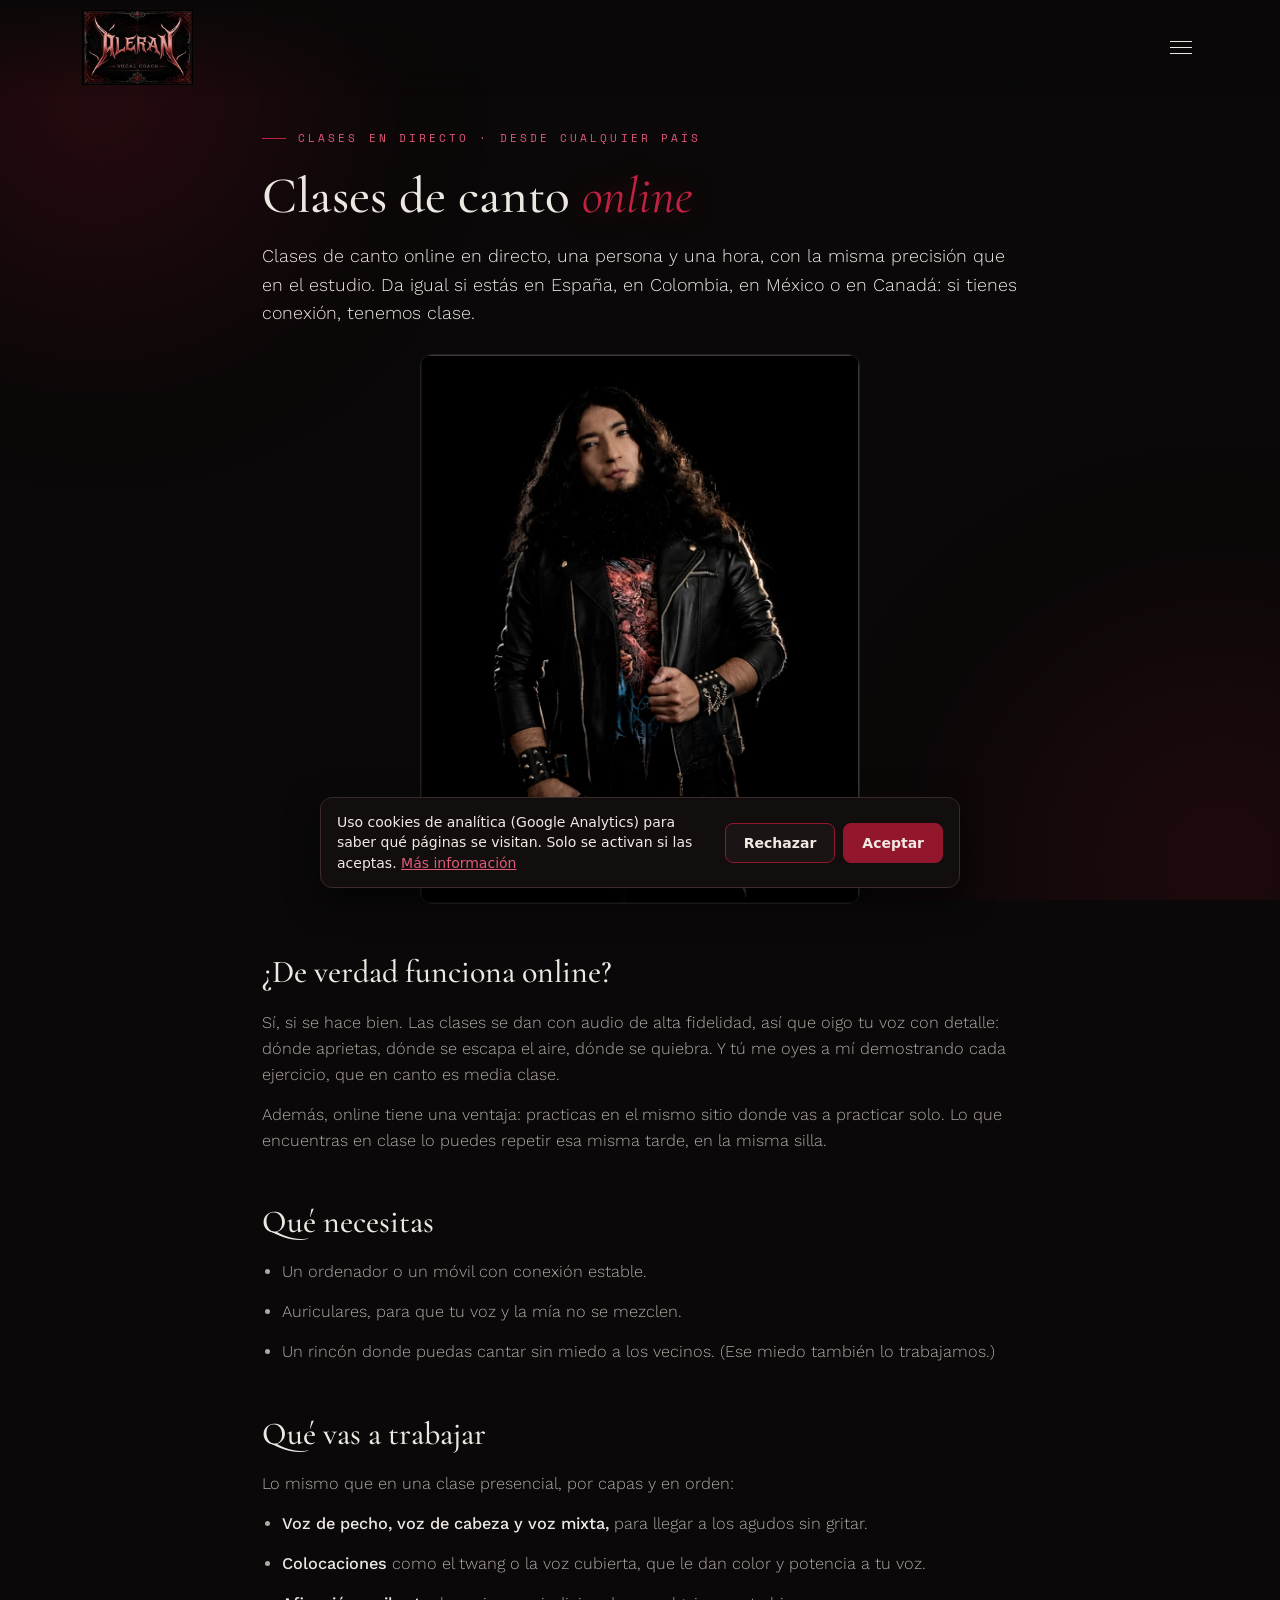
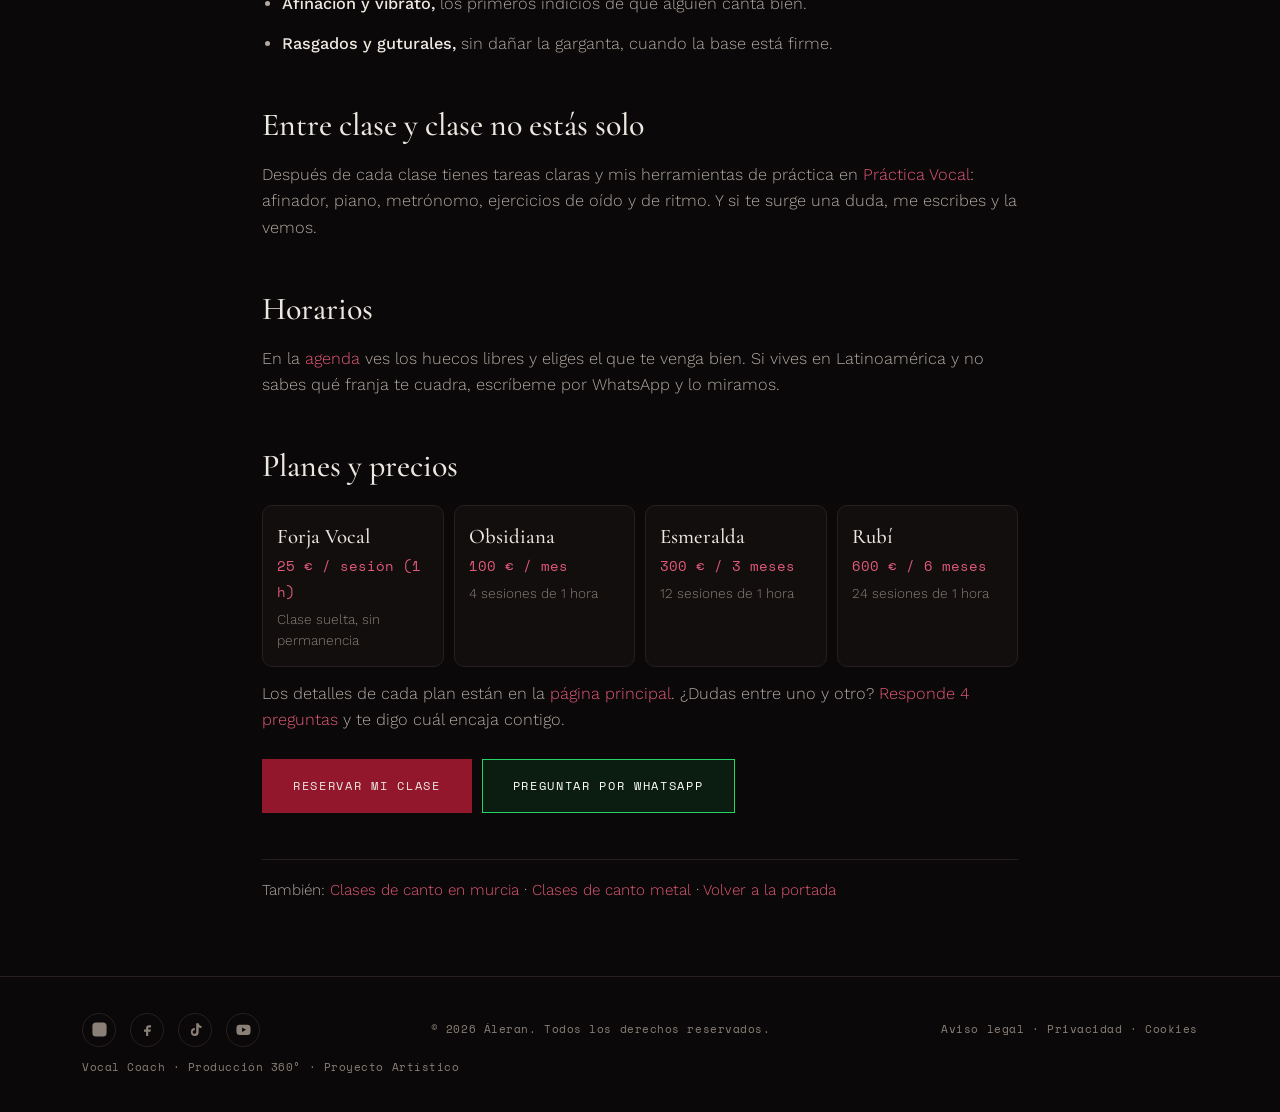
<file: clases-de-canto-online.html>
<!DOCTYPE html>
<html lang="es">
<head>
<meta charset="UTF-8">
<meta name="viewport" content="width=device-width, initial-scale=1.0">
<title>Clases de canto online · Vocal coach online desde España y Latinoamérica · Áleran Vocals</title>
<meta name="description" content="Clases de canto online en directo, desde cualquier país. Técnica vocal con salud: voz mixta, agudos, afinación, vibrato, rasgados y guturales. Reserva tu horario sin esperas.">
<link rel="canonical" href="https://www.aleranvocals.es/clases-de-canto-online.html">

<!-- Analítica: consent.js carga Google Analytics solo si se acepta -->
<script src="/consent.js"></script>

<!-- FAVICON / ICONOS -->
<link rel="icon" href="/favicon.ico" sizes="any">
<link rel="icon" type="image/png" sizes="16x16" href="/favicon-16x16.png">
<link rel="icon" type="image/png" sizes="32x32" href="/favicon-32x32.png">
<link rel="icon" type="image/png" sizes="48x48" href="/favicon-48x48.png">
<link rel="apple-touch-icon" sizes="180x180" href="/apple-touch-icon.png">
<link rel="manifest" href="/site.webmanifest">
<meta name="theme-color" content="#0a0808">

<!-- VISTA PREVIA PARA WHATSAPP Y REDES SOCIALES (OPEN GRAPH) -->
<meta property="og:type" content="website">
<meta property="og:url" content="https://www.aleranvocals.es/clases-de-canto-online.html">
<meta property="og:locale" content="es_ES">
<meta property="og:site_name" content="Áleran Vocals">
<meta property="og:title" content="Clases de canto online · Vocal coach online desde España y Latinoamérica · Áleran Vocals">
<meta property="og:description" content="Clases de canto online en directo, desde cualquier país. Técnica vocal con salud: voz mixta, agudos, afinación, vibrato, rasgados y guturales. Reserva tu horario sin esperas.">
<meta property="og:image" content="https://www.aleranvocals.es/og-image.jpg">
<meta property="og:image:type" content="image/jpeg">
<meta property="og:image:width" content="1200">
<meta property="og:image:height" content="630">
<meta property="og:image:alt" content="Áleran, vocal coach y productor musical">

<meta name="twitter:card" content="summary_large_image">
<meta name="twitter:title" content="Clases de canto online · Vocal coach online desde España y Latinoamérica · Áleran Vocals">
<meta name="twitter:description" content="Clases de canto online en directo, desde cualquier país. Técnica vocal con salud: voz mixta, agudos, afinación, vibrato, rasgados y guturales. Reserva tu horario sin esperas.">
<meta name="twitter:image" content="https://www.aleranvocals.es/og-image.jpg">

<link rel="preload" href="/fonts/cormorant-garamond-latin.woff2" as="font" type="font/woff2" crossorigin>
<link rel="preload" href="/fonts/work-sans-latin.woff2" as="font" type="font/woff2" crossorigin>
<style>/* Fuentes alojadas en la propia web (antes Google Fonts): mismos archivos, pesos y subconjuntos */
@font-face{font-family:'Cormorant Garamond';font-style:italic;font-weight:400;font-display:swap;src:url(/fonts/cormorant-garamond-italic-latin-ext.woff2) format('woff2');unicode-range:U+0100-02BA, U+02BD-02C5, U+02C7-02CC, U+02CE-02D7, U+02DD-02FF, U+0304, U+0308, U+0329, U+1D00-1DBF, U+1E00-1E9F, U+1EF2-1EFF, U+2020, U+20A0-20AB, U+20AD-20C4, U+2113, U+2C60-2C7F, U+A720-A7FF;}
@font-face{font-family:'Cormorant Garamond';font-style:italic;font-weight:400;font-display:swap;src:url(/fonts/cormorant-garamond-italic-latin.woff2) format('woff2');unicode-range:U+0000-00FF, U+0131, U+0152-0153, U+02BB-02BC, U+02C6, U+02DA, U+02DC, U+0304, U+0308, U+0329, U+2000-206F, U+20AC, U+2122, U+2191, U+2193, U+2212, U+2215, U+FEFF, U+FFFD;}
@font-face{font-family:'Cormorant Garamond';font-style:normal;font-weight:400;font-display:swap;src:url(/fonts/cormorant-garamond-latin-ext.woff2) format('woff2');unicode-range:U+0100-02BA, U+02BD-02C5, U+02C7-02CC, U+02CE-02D7, U+02DD-02FF, U+0304, U+0308, U+0329, U+1D00-1DBF, U+1E00-1E9F, U+1EF2-1EFF, U+2020, U+20A0-20AB, U+20AD-20C4, U+2113, U+2C60-2C7F, U+A720-A7FF;}
@font-face{font-family:'Cormorant Garamond';font-style:normal;font-weight:400;font-display:swap;src:url(/fonts/cormorant-garamond-latin.woff2) format('woff2');unicode-range:U+0000-00FF, U+0131, U+0152-0153, U+02BB-02BC, U+02C6, U+02DA, U+02DC, U+0304, U+0308, U+0329, U+2000-206F, U+20AC, U+2122, U+2191, U+2193, U+2212, U+2215, U+FEFF, U+FFFD;}
@font-face{font-family:'Cormorant Garamond';font-style:normal;font-weight:500;font-display:swap;src:url(/fonts/cormorant-garamond-latin-ext.woff2) format('woff2');unicode-range:U+0100-02BA, U+02BD-02C5, U+02C7-02CC, U+02CE-02D7, U+02DD-02FF, U+0304, U+0308, U+0329, U+1D00-1DBF, U+1E00-1E9F, U+1EF2-1EFF, U+2020, U+20A0-20AB, U+20AD-20C4, U+2113, U+2C60-2C7F, U+A720-A7FF;}
@font-face{font-family:'Cormorant Garamond';font-style:normal;font-weight:500;font-display:swap;src:url(/fonts/cormorant-garamond-latin.woff2) format('woff2');unicode-range:U+0000-00FF, U+0131, U+0152-0153, U+02BB-02BC, U+02C6, U+02DA, U+02DC, U+0304, U+0308, U+0329, U+2000-206F, U+20AC, U+2122, U+2191, U+2193, U+2212, U+2215, U+FEFF, U+FFFD;}
@font-face{font-family:'Space Mono';font-style:normal;font-weight:400;font-display:swap;src:url(/fonts/space-mono-400-latin-ext.woff2) format('woff2');unicode-range:U+0100-02BA, U+02BD-02C5, U+02C7-02CC, U+02CE-02D7, U+02DD-02FF, U+0304, U+0308, U+0329, U+1D00-1DBF, U+1E00-1E9F, U+1EF2-1EFF, U+2020, U+20A0-20AB, U+20AD-20C4, U+2113, U+2C60-2C7F, U+A720-A7FF;}
@font-face{font-family:'Space Mono';font-style:normal;font-weight:400;font-display:swap;src:url(/fonts/space-mono-400-latin.woff2) format('woff2');unicode-range:U+0000-00FF, U+0131, U+0152-0153, U+02BB-02BC, U+02C6, U+02DA, U+02DC, U+0304, U+0308, U+0329, U+2000-206F, U+20AC, U+2122, U+2191, U+2193, U+2212, U+2215, U+FEFF, U+FFFD;}
@font-face{font-family:'Space Mono';font-style:normal;font-weight:700;font-display:swap;src:url(/fonts/space-mono-700-latin-ext.woff2) format('woff2');unicode-range:U+0100-02BA, U+02BD-02C5, U+02C7-02CC, U+02CE-02D7, U+02DD-02FF, U+0304, U+0308, U+0329, U+1D00-1DBF, U+1E00-1E9F, U+1EF2-1EFF, U+2020, U+20A0-20AB, U+20AD-20C4, U+2113, U+2C60-2C7F, U+A720-A7FF;}
@font-face{font-family:'Space Mono';font-style:normal;font-weight:700;font-display:swap;src:url(/fonts/space-mono-700-latin.woff2) format('woff2');unicode-range:U+0000-00FF, U+0131, U+0152-0153, U+02BB-02BC, U+02C6, U+02DA, U+02DC, U+0304, U+0308, U+0329, U+2000-206F, U+20AC, U+2122, U+2191, U+2193, U+2212, U+2215, U+FEFF, U+FFFD;}
@font-face{font-family:'Work Sans';font-style:normal;font-weight:300;font-display:swap;src:url(/fonts/work-sans-latin-ext.woff2) format('woff2');unicode-range:U+0100-02BA, U+02BD-02C5, U+02C7-02CC, U+02CE-02D7, U+02DD-02FF, U+0304, U+0308, U+0329, U+1D00-1DBF, U+1E00-1E9F, U+1EF2-1EFF, U+2020, U+20A0-20AB, U+20AD-20C4, U+2113, U+2C60-2C7F, U+A720-A7FF;}
@font-face{font-family:'Work Sans';font-style:normal;font-weight:300;font-display:swap;src:url(/fonts/work-sans-latin.woff2) format('woff2');unicode-range:U+0000-00FF, U+0131, U+0152-0153, U+02BB-02BC, U+02C6, U+02DA, U+02DC, U+0304, U+0308, U+0329, U+2000-206F, U+20AC, U+2122, U+2191, U+2193, U+2212, U+2215, U+FEFF, U+FFFD;}
@font-face{font-family:'Work Sans';font-style:normal;font-weight:400;font-display:swap;src:url(/fonts/work-sans-latin-ext.woff2) format('woff2');unicode-range:U+0100-02BA, U+02BD-02C5, U+02C7-02CC, U+02CE-02D7, U+02DD-02FF, U+0304, U+0308, U+0329, U+1D00-1DBF, U+1E00-1E9F, U+1EF2-1EFF, U+2020, U+20A0-20AB, U+20AD-20C4, U+2113, U+2C60-2C7F, U+A720-A7FF;}
@font-face{font-family:'Work Sans';font-style:normal;font-weight:400;font-display:swap;src:url(/fonts/work-sans-latin.woff2) format('woff2');unicode-range:U+0000-00FF, U+0131, U+0152-0153, U+02BB-02BC, U+02C6, U+02DA, U+02DC, U+0304, U+0308, U+0329, U+2000-206F, U+20AC, U+2122, U+2191, U+2193, U+2212, U+2215, U+FEFF, U+FFFD;}
@font-face{font-family:'Work Sans';font-style:normal;font-weight:500;font-display:swap;src:url(/fonts/work-sans-latin-ext.woff2) format('woff2');unicode-range:U+0100-02BA, U+02BD-02C5, U+02C7-02CC, U+02CE-02D7, U+02DD-02FF, U+0304, U+0308, U+0329, U+1D00-1DBF, U+1E00-1E9F, U+1EF2-1EFF, U+2020, U+20A0-20AB, U+20AD-20C4, U+2113, U+2C60-2C7F, U+A720-A7FF;}
@font-face{font-family:'Work Sans';font-style:normal;font-weight:500;font-display:swap;src:url(/fonts/work-sans-latin.woff2) format('woff2');unicode-range:U+0000-00FF, U+0131, U+0152-0153, U+02BB-02BC, U+02C6, U+02DA, U+02DC, U+0304, U+0308, U+0329, U+2000-206F, U+20AC, U+2122, U+2191, U+2193, U+2212, U+2215, U+FEFF, U+FFFD;}
@font-face{font-family:'Work Sans';font-style:normal;font-weight:700;font-display:swap;src:url(/fonts/work-sans-latin-ext.woff2) format('woff2');unicode-range:U+0100-02BA, U+02BD-02C5, U+02C7-02CC, U+02CE-02D7, U+02DD-02FF, U+0304, U+0308, U+0329, U+1D00-1DBF, U+1E00-1E9F, U+1EF2-1EFF, U+2020, U+20A0-20AB, U+20AD-20C4, U+2113, U+2C60-2C7F, U+A720-A7FF;}
@font-face{font-family:'Work Sans';font-style:normal;font-weight:700;font-display:swap;src:url(/fonts/work-sans-latin.woff2) format('woff2');unicode-range:U+0000-00FF, U+0131, U+0152-0153, U+02BB-02BC, U+02C6, U+02DA, U+02DC, U+0304, U+0308, U+0329, U+2000-206F, U+20AC, U+2122, U+2191, U+2193, U+2212, U+2215, U+FEFF, U+FFFD;}
</style>

<noscript><style>[data-reveal]{ opacity: 1 !important; transform: none !important; filter: none !important; } hr.divider{ transform: scaleX(1) !important; }</style></noscript>

<style>
  /* ==========================================================================
     1. VARIABLES DE DISEÑO (idénticas a index.html — misma identidad visual)
     ========================================================================== */
  :root {
    --bg:             #0a0808;
    --bg-panel:       #120e0e;
    --bg-panel-2:     #1a1414;
    --wine:           #5a121f;
    --wine-deep:      #38090f;
    --crimson:        #93172c;
    --crimson-bright: #c02241;
    --crimson-text:   #e2597a;
    --whatsapp:       #25D366;
    --bone:           #ede7e1;
    --bone-dim:       #b2a9a2;
    --muted:          #8a8078;
    --line:           #282020;
    --shadow:         rgba(0,0,0,0.6);

    --font-display: 'Cormorant Garamond', serif;
    --font-body:    'Work Sans', sans-serif;
    --font-mono:    'Space Mono', monospace;

    --container: 1180px;

    --ease-out-expo: cubic-bezier(0.16, 1, 0.3, 1);
    --ease-out-soft: cubic-bezier(0.22, 1, 0.36, 1);
    --dur-fast: 0.35s;
    --dur-med: 0.7s;
    --dur-slow: 1.1s;
  }

  * { box-sizing: border-box; margin: 0; padding: 0; }
  html { scroll-behavior: smooth; }
  html, body { overflow-x: hidden; }

  body {
    background: var(--bg);
    color: var(--bone);
    font-family: var(--font-body);
    font-weight: 300;
    line-height: 1.6;
    -webkit-font-smoothing: antialiased;
  }

  ::selection { background: var(--wine); color: var(--bone); }
  a { color: inherit; text-decoration: none; }
  img { max-width: 100%; display: block; }
  button, input, select, textarea { font-family: inherit; }
  :focus-visible { outline: 1px solid var(--crimson-bright); outline-offset: 4px; }

  .container { max-width: var(--container); margin: 0 auto; padding: 0 32px; }
  section { position: relative; padding: 45px 0; }
  @media (max-width: 768px) { section { padding: 25px 0; } }

  .eyebrow {
    font-family: var(--font-mono); font-size: 11px; letter-spacing: 0.28em; text-transform: uppercase;
    color: var(--crimson-text); display: flex; align-items: center; gap: 12px; margin-bottom: 20px;
  }
  .eyebrow::before { content: ''; width: 24px; height: 1px; background: var(--crimson-bright); display: inline-block; }

  h1, h2, h3 { font-family: var(--font-display); font-weight: 500; color: var(--bone); text-wrap: balance; }
  h1 em, h2 em, .section-head h2 em { font-style: italic !important; color: var(--crimson-bright) !important; }
  h1 em { text-shadow: 0 0 28px rgba(192,34,65,0.45); }

  .section-head { max-width: 660px; margin: 0 auto 16px; text-align: center; }
  .section-head h1 { font-size: clamp(34px, 5vw, 56px); line-height: 1.06; }
  .section-head p.lede { margin-top: 16px; color: var(--bone-dim); font-size: 16px; max-width: 56ch; margin-left: auto; margin-right: auto; }

  hr.divider {
    border: none; height: 1px;
    background: linear-gradient(to right, transparent, var(--line) 20%, var(--line) 80%, transparent);
    transform: scaleX(0); transform-origin: left;
    transition: transform 1.1s var(--ease-out-expo);
  }
  hr.divider.is-visible { transform: scaleX(1); }

  .scroll-progress {
    position: fixed; top: 0; left: 0; height: 2px; width: 0%;
    background: linear-gradient(90deg, var(--crimson), var(--crimson-bright));
    z-index: 400; transition: width .08s linear;
    box-shadow: 0 0 8px rgba(192,34,65,0.6);
  }

  [data-reveal] {
    opacity: 0; transform: translateY(32px); filter: blur(6px);
    transition: opacity var(--dur-slow) var(--ease-out-expo), transform var(--dur-slow) var(--ease-out-expo), filter var(--dur-slow) var(--ease-out-expo);
    transition-delay: var(--reveal-delay, 0s);
    will-change: opacity, transform, filter;
  }
  [data-reveal="fade"] { transform: none; }
  [data-reveal].is-visible { opacity: 1; transform: translate(0, 0); filter: blur(0); }
  .js-reveal-timeout [data-reveal] { opacity: 1 !important; transform: none !important; filter: none !important; }

  .ambient-glow { position: fixed; inset: 0; z-index: -1; overflow: hidden; pointer-events: none; }
  .ambient-glow .glow { position: absolute; border-radius: 50%; filter: blur(100px); background: radial-gradient(circle, var(--crimson) 0%, rgba(90,18,31,0) 70%); }
  .glow-1 { width: 560px; height: 560px; top: -180px; left: -180px; opacity: 0.32; }
  .glow-2 { width: 640px; height: 640px; top: 60vh; right: -260px; opacity: 0.22; }
  @media (max-width: 760px) { .ambient-glow .glow { filter: blur(45px); } }

  /* ==========================================================================
     3. BOTONES
     ========================================================================== */
  .btn {
    display: inline-flex; align-items: center; gap: 10px; justify-content: center;
    font-family: var(--font-mono); font-size: 12px; letter-spacing: 0.14em; text-transform: uppercase;
    padding: 16px 30px; border: 1px solid var(--crimson);
    background: transparent; color: var(--bone);
    cursor: pointer; position: relative; overflow: hidden;
    transition: color .3s ease, transform .2s ease;
  }
  .btn::before { content: ''; position: absolute; inset: 0; background: var(--crimson); transform: scaleX(0); transform-origin: left; transition: transform .35s ease; z-index: -1; }
  .btn:hover { color: #fff; transform: translateY(-2px); }
  .btn:hover::before { transform: scaleX(1); }
  .btn:disabled { opacity: 0.5; cursor: not-allowed; transform: none !important; }
  .btn.filled { background: var(--crimson); border-color: var(--crimson); }
  .btn.filled::before { background: var(--crimson-bright); }
  .btn.ghost { border-color: var(--line); }
  .btn.ghost::before { background: var(--bg-panel-2); }
  .btn.small { padding: 12px 22px; font-size: 11px; }

  .btn.whatsapp {
    display: inline-flex; align-items: center; justify-content: center; gap: 10px;
    border: 1px solid var(--whatsapp, #25D366); color: #fff; background: rgba(37, 211, 102, 0.1);
    font-family: var(--font-mono); font-size: 12px; letter-spacing: 0.14em; text-transform: uppercase;
    padding: 16px 30px; cursor: pointer; position: relative; overflow: hidden;
    transition: color .3s ease, transform .2s ease, background .3s ease;
  }
  .btn.whatsapp::before { content: ''; position: absolute; inset: 0; background: var(--whatsapp, #25D366); transform: scaleX(0); transform-origin: left; transition: transform .35s ease; z-index: -1; }
  .btn.whatsapp:hover { color: #000; font-weight: 700; transform: translateY(-2px); }
  .btn.whatsapp:hover::before { transform: scaleX(1); }
  .btn.whatsapp svg { fill: currentColor; width: 16px; height: 16px; flex-shrink: 0; }
  .btn.whatsapp.small { padding: 12px 22px; font-size: 11px; }

  /* ==========================================================================
     4. NAVEGACIÓN (idéntica a index.html)
     ========================================================================== */
  header.nav { position: fixed; top: 0; left: 0; right: 0; z-index: 100; background: linear-gradient(to bottom, rgba(10,8,8,0.95), rgba(10,8,8,0)); padding: 10px 0 !important; }
  header.nav .container { display: flex; align-items: center; justify-content: space-between; gap: 24px; }
  .brand { display: block; flex-shrink: 0; }
  .brand img { height: 75px !important; width: auto; display: block; object-fit: contain; }
  nav.links { display: flex; align-items: center; gap: 26px; }
  nav.links a { font-family: var(--font-mono); font-size: 11px; letter-spacing: 0.12em; text-transform: uppercase; color: var(--bone-dim); position: relative; padding-bottom: 4px; white-space: nowrap; }
  nav.links a::after { content: ''; position: absolute; left: 0; right: 100%; bottom: 0; height: 1px; background: var(--crimson-bright); transition: right .25s ease; }
  nav.links a:hover, nav.links a.active { color: var(--bone); }
  nav.links a:hover::after, nav.links a.active::after { right: 0; }
  .nav-toggle { display: none; }

  /* ==========================================================================
     5. HERO DEL QUIZ
     ========================================================================== */
  .quiz-hero {
    padding-top: 165px !important;
    background: radial-gradient(ellipse 65% 55% at 50% 0%, rgba(147,23,44,0.24), transparent 70%);
  }

  /* ==========================================================================
     6. TARJETAS DE PREGUNTA
     ========================================================================== */
  .quiz-pregunta { max-width: 720px; margin: 0 auto 48px; }
  .quiz-pregunta .quiz-numero { font-family: var(--font-mono); font-size: 11px; color: var(--crimson-text); letter-spacing: 0.2em; text-transform: uppercase; margin-bottom: 10px; }
  .quiz-pregunta h2 { font-size: clamp(20px, 2.6vw, 26px); margin-bottom: 22px; }
  .quiz-opciones { display: grid; grid-template-columns: 1fr 1fr; gap: 14px; }
  @media (max-width: 640px) { .quiz-opciones { grid-template-columns: 1fr; } }

  .quiz-opcion { position: relative; }
  .quiz-opcion input { position: absolute; opacity: 0; width: 1px; height: 1px; }
  .quiz-opcion label {
    display: flex; align-items: center; gap: 12px;
    border: 1px solid var(--line); background: var(--bg-panel);
    padding: 16px 18px; cursor: pointer; font-size: 14.5px; color: var(--bone-dim);
    transition: border-color .25s ease, background .25s ease, color .25s ease;
  }
  .quiz-opcion label::before {
    content: ''; flex-shrink: 0; width: 16px; height: 16px; border-radius: 50%;
    border: 1px solid var(--muted); transition: border-color .25s ease, box-shadow .25s ease;
  }
  .quiz-opcion label:hover { border-color: var(--crimson); color: var(--bone); }
  .quiz-opcion input:checked + label { border-color: var(--crimson-bright); background: var(--bg-panel-2); color: var(--bone); }
  .quiz-opcion input:checked + label::before { border-color: var(--crimson-bright); border-width: 5px; box-shadow: 0 0 0 2px var(--bg-panel-2); }
  .quiz-opcion input:focus-visible + label { outline: 1px solid var(--crimson-bright); outline-offset: 3px; }

  .quiz-envio { text-align: center; margin-top: 8px; }
  .quiz-error { font-family: var(--font-mono); font-size: 12px; color: var(--crimson-text); margin-top: 14px; min-height: 16px; text-align: center; }

  /* ==========================================================================
     7. RESULTADO (reutiliza el lenguaje visual de las tarjetas de plan)
     ========================================================================== */
  .quiz-resultado-intro { text-align: center; max-width: 620px; margin: 0 auto 36px; }
  .quiz-resultado-intro .eyebrow { justify-content: center; }
  .quiz-resultado-intro h2 { font-size: clamp(28px, 3.6vw, 40px); }
  .quiz-resultado-intro p { color: var(--bone-dim); margin-top: 12px; font-size: 15px; }

  .plan-card {
    border: 1px solid var(--line); background: var(--bg-panel); padding: 40px 36px;
    display: flex; flex-direction: column; justify-content: space-between;
    max-width: 460px; margin: 0 auto;
  }
  .plan-card.featured { border-color: var(--crimson); background: var(--bg-panel-2); }
  .plan-badge { font-family: var(--font-mono); font-size: 10px; color: var(--crimson-text); text-transform: uppercase; letter-spacing: 0.15em; margin-bottom: 12px; }
  .plan-card h3 { font-size: 30px; margin-bottom: 6px; }
  .plan-card .plan-por-que { color: var(--bone-dim); font-size: 14px; margin-bottom: 20px; }
  .plan-price { font-family: var(--font-display); font-size: 44px; color: var(--bone); line-height: 1; margin-bottom: 4px; }
  .plan-price span { font-family: var(--font-mono); font-size: 13px; color: var(--bone-dim); font-style: normal; }
  .plan-duration { font-family: var(--font-mono); font-size: 11px; color: var(--muted); text-transform: uppercase; letter-spacing: 0.06em; margin-bottom: 20px; }
  .plan-features { list-style: none; margin-bottom: 32px; }
  .plan-features li { font-size: 13.5px; color: var(--bone-dim); margin-bottom: 10px; display: flex; align-items: center; gap: 8px; }
  .plan-features li::before { content: '✓'; color: var(--crimson-bright); font-family: var(--font-mono); }

  .quiz-reintentar { display: block; text-align: center; margin-top: 24px; font-family: var(--font-mono); font-size: 11.5px; color: var(--muted); text-decoration: underline; cursor: pointer; }
  .quiz-reintentar:hover { color: var(--bone-dim); }

  /* Captura de email tras el resultado */
  .captura-lead { max-width: 460px; margin: 40px auto 0; border-top: 1px solid var(--line); padding-top: 32px; text-align: center; }
  .captura-lead p { color: var(--bone-dim); font-size: 14px; margin-bottom: 16px; }
  .captura-lead form { display: flex; gap: 10px; flex-wrap: wrap; justify-content: center; }
  .captura-lead input[type="email"] {
    flex: 1; min-width: 200px; background: var(--bg-panel); border: 1px solid var(--line); color: var(--bone);
    padding: 14px 16px; font-size: 14px; transition: border-color .25s ease;
  }
  .captura-lead input[type="email"]:focus { border-color: var(--crimson); outline: none; }
  .captura-lead .hp { position: absolute; opacity: 0; width: 1px; height: 1px; pointer-events: none; }
  .captura-estado { font-family: var(--font-mono); font-size: 11.5px; margin-top: 12px; min-height: 16px; }
  .captura-estado.error { color: var(--crimson-text); }
  .captura-estado.ok { color: var(--whatsapp); }

  /* ==========================================================================
     8. FOOTER
     ========================================================================== */
  footer { padding: 36px 0; border-top: 1px solid var(--line); background: var(--bg); position: relative; }
  footer .container { display: flex; justify-content: space-between; align-items: center; flex-wrap: wrap; gap: 12px; }
  footer p { font-family: var(--font-mono); font-size: 11px; letter-spacing: 0.05em; color: var(--muted); }
  .footer-social { display: flex; gap: 14px; order: -1; }
  .footer-social a { display: flex; align-items: center; justify-content: center; width: 34px; height: 34px; border-radius: 50%; color: var(--muted); border: 1px solid var(--line); transition: color var(--dur-fast) var(--ease-out-soft), border-color var(--dur-fast) var(--ease-out-soft); }
  .footer-social a:hover, .footer-social a:focus-visible { color: var(--crimson-bright); border-color: var(--crimson-bright); }
  .footer-social svg { width: 17px; height: 17px; }
  @media (max-width: 520px) { footer .container { justify-content: center; text-align: center; } }

  /* ==========================================================================
     9. RESPONSIVE (MÓVIL)
     ========================================================================== */
  /* El menú se pasa a hamburguesa antes que el resto del layout a móvil --
     con 9 enlaces + el botón de WhatsApp, un escritorio normal ya no tiene
     sitio para mostrarlos todos en una fila sin que el texto se parta. */
  @media (max-width: 1300px) {
    nav.links {
      position: fixed; top: 0; right: 0; bottom: 0; width: min(78vw, 320px);
      background: #0a0808; border-left: 1px solid var(--line);
      flex-direction: column; justify-content: center; align-items: flex-start; gap: 28px;
      padding: 40px; transform: translateX(100%); transition: transform .35s ease;
    }
    nav.links.open { transform: translateX(0); }
    .nav-toggle { display: flex; flex-direction: column; gap: 5px; background: none; border: none; cursor: pointer; z-index: 200; padding: 6px; }
    .nav-toggle span { width: 22px; height: 1px; background: var(--bone); }
  }

  @media (max-width: 980px) {
    header.nav { padding: 12px 0 !important; background: #0a0808; }
    .container { padding: 0 20px !important; }
    .quiz-hero { padding-top: 130px !important; }
  }
</style>
<script type="application/ld+json">
{
  "@context": "https://schema.org",
  "@type": "Service",
  "name": "Clases de canto online",
  "serviceType": "Clases de canto",
  "url": "https://www.aleranvocals.es/clases-de-canto-online.html",
  "description": "Clases de canto online en directo, desde cualquier país. Técnica vocal con salud: voz mixta, agudos, afinación, vibrato, rasgados y guturales. Reserva tu horario sin esperas.",
  "provider": {
    "@type": "Person",
    "name": "Áleran",
    "url": "https://www.aleranvocals.es/"
  },
  "image": "https://www.aleranvocals.es/foto-alera-coach-movil.webp",
  "areaServed": "Online",
  "offers": [
    {
      "@type": "Offer",
      "name": "Forja Vocal",
      "price": "25",
      "priceCurrency": "EUR"
    },
    {
      "@type": "Offer",
      "name": "Obsidiana",
      "price": "100",
      "priceCurrency": "EUR"
    },
    {
      "@type": "Offer",
      "name": "Esmeralda",
      "price": "300",
      "priceCurrency": "EUR"
    },
    {
      "@type": "Offer",
      "name": "Rubí",
      "price": "600",
      "priceCurrency": "EUR"
    }
  ]
}
</script>

<style>
  .landing { padding: 130px 0 60px; }
  .landing .container { max-width: 820px; }
  .landing h1 { font-family: var(--font-display); font-weight: 500; font-size: clamp(2.1rem, 5vw, 3.2rem); line-height: 1.1; margin: 10px 0 18px; }
  .landing h1 em, .landing h2 em { color: var(--crimson-text); font-style: italic; }
  .landing h2 { font-family: var(--font-display); font-weight: 500; font-size: clamp(1.5rem, 3.4vw, 2rem); margin: 42px 0 12px; }
  .landing p, .landing li { color: var(--bone-dim); font-size: 1.02rem; margin-bottom: 14px; }
  .landing strong { color: var(--bone); font-weight: 500; }
  .landing ul { padding-left: 20px; margin-bottom: 14px; }
  .landing .lede { font-size: 1.12rem; color: var(--bone); }
  .landing .cta { display: flex; gap: 10px; flex-wrap: wrap; margin: 26px 0 8px; }
  .landing .planes-mini { display: grid; grid-template-columns: repeat(auto-fit, minmax(170px, 1fr)); gap: 10px; margin: 14px 0; }
  .landing .plan-mini { border: 1px solid var(--line); background: var(--bg-panel); border-radius: 10px; padding: 14px; }
  .landing .plan-mini b { display: block; color: var(--bone); font-family: var(--font-display); font-size: 1.3rem; font-weight: 500; }
  .landing .plan-mini span { color: var(--crimson-text); font-family: var(--font-mono); font-size: .85rem; }
  .landing .plan-mini small { display: block; color: var(--muted); font-size: .85rem; margin-top: 4px; }
  .landing .otras { border-top: 1px solid var(--line); margin-top: 46px; padding-top: 18px; font-size: .95rem; }
  .landing .otras a, .landing p a { color: var(--crimson-text); }
  .landing figure { margin: 26px 0 30px; }
  .landing figure img { display: block; width: 100%; height: auto; max-height: 560px; object-fit: cover; border-radius: 12px; border: 1px solid var(--line); }
  .landing figure.vertical img { max-width: 440px; margin: 0 auto; max-height: none; }
  .landing figcaption { color: var(--muted); font-size: .8rem; margin-top: 8px; text-align: center; }
</style>
</head>
<body>

<!-- SPRITE SVG: iconos reutilizados -->
<svg width="0" height="0" style="position:absolute" aria-hidden="true">
  <defs>
    <symbol id="icon-whatsapp-outline" viewBox="0 0 24 24">
      <path d="M3 21l1.65-3.8a9 9 0 1 1 3.4 2.9L3 21"/>
      <path d="M9 10a0.5 .5 0 0 0 1 0V9a0.5 .5 0 0 0 -1 0v1a5 5 0 0 0 5 5h1a0.5 .5 0 0 0 0 -1h-1a0.5 .5 0 0 0 0 1"/>
    </symbol>
    <symbol id="icon-whatsapp-filled" viewBox="0 0 24 24">
      <path d="M.057 24l1.687-6.163c-1.041-1.804-1.588-3.849-1.587-5.946.003-6.556 5.338-11.891 11.893-11.891 3.181.001 6.167 1.24 8.413 3.488 2.245 2.248 3.481 5.236 3.48 8.414-.003 6.557-5.338 11.892-11.893 11.892-1.99-.001-3.951-.5-5.688-1.448l-6.305 1.654zm6.597-3.807c1.676.995 3.276 1.591 5.392 1.592 5.448 0 9.886-4.434 9.889-9.885.002-5.462-4.415-9.89-9.881-9.892-5.452 0-9.887 4.434-9.889 9.884-.001 2.225.651 3.891 1.746 5.634l-.999 3.648 3.742-.981zm11.387-5.464c-.074-.124-.272-.198-.57-.347-.297-.149-1.758-.868-2.031-.967-.272-.099-.47-.149-.669.149-.198.297-.768.967-.941 1.165-.173.198-.347.223-.644.074-.297-.149-1.255-.462-2.39-1.475-.883-.788-1.48-1.761-1.653-2.059-.173-.297-.018-.458.13-.606.134-.133.297-.347.446-.521.151-.172.2-.296.3-.495.099-.198.05-.372-.025-.521-.075-.124-.669-1.611-.916-2.206-.242-.579-.487-.501-.669-.51l-.57-.01c-.198 0-.52.074-.792.372s-1.04 1.016-1.04 2.479 1.065 2.876 1.213 3.074c.149.198 2.095 3.2 5.076 4.487.709.306 1.263.489 1.694.626.712.226 1.36.194 1.872.118.571-.085 1.758-.719 2.006-1.413.248-.695.248-1.29.173-1.414z"/>
    </symbol>
    <symbol id="icon-instagram" viewBox="0 0 24 24">
      <rect x="2" y="2" width="20" height="20" rx="5" ry="5"/>
      <path d="M16 11.37A4 4 0 1 1 12.63 8 4 4 0 0 1 16 11.37z"/>
      <line x1="17.5" y1="6.5" x2="17.51" y2="6.5"/>
    </symbol>
    <symbol id="icon-tiktok" viewBox="0 0 24 24">
      <path d="M16.5 3c.3 2.1 1.8 3.7 4 4v3c-1.5 0-2.8-.4-4-1.2v6.7A5.5 5.5 0 1 1 11 10v3.1a2.5 2.5 0 1 0 2 2.4V3h3.5z"/>
    </symbol>
    <symbol id="icon-youtube" viewBox="0 0 24 24">
      <path d="M22 12.5c0-2.4-.2-3.9-.5-4.8a2.9 2.9 0 0 0-2-2C17.9 5.3 12 5.3 12 5.3s-5.9 0-7.5.4a2.9 2.9 0 0 0-2 2c-.3.9-.5 2.4-.5 4.8s.2 3.9.5 4.8a2.9 2.9 0 0 0 2 2c1.6.4 7.5.4 7.5.4s5.9 0 7.5-.4a2.9 2.9 0 0 0 2-2c.3-.9.5-2.4.5-4.8z"/>
      <polygon points="10 9.3 10 15.7 15.5 12.5 10 9.3" fill="#0a0808" stroke="none"/>
    </symbol>
    <symbol id="icon-facebook" viewBox="0 0 24 24">
      <path d="M14 9h3V6h-3a4 4 0 0 0-4 4v2H7v3h3v6h3v-6h3l1-3h-4v-2a1 1 0 0 1 1-1z"/>
    </symbol>
  </defs>
</svg>

<div class="ambient-glow" aria-hidden="true">
  <span class="glow glow-1"></span>
  <span class="glow glow-2"></span>
</div>

<div class="scroll-progress" id="scrollProgress" aria-hidden="true"></div>

<header class="nav">
  <div class="container">
    <a href="/" class="brand">
      <img src="logo.webp" alt="Áleran Logo" width="300" height="203">
    </a>
    <nav class="links" id="navLinks">
      <a href="/#lanzamiento">Nuevo Single</a>
      <a href="/#vocal-coach">Vocal Coach</a>
      <a href="/#planes">Planes</a>
      <a href="/#artista">Áleran Artista</a>
      <a href="/#produccion">Producción 360°</a>
      <a href="/#faq">FAQ</a>
      <a href="/#contacto">Contacto</a>
      <a href="/herramientas/guia.html">Práctica Vocal</a>
      <a href="https://blog.aleranvocals.es" target="_blank" rel="noopener">Blog</a>
      <a href="/quiz.html">¿Qué Plan?</a>
      <a href="https://wa.me/34632926726?text=Hola%20Áleran,%20quiero%20información%20sobre%20las%20clases%20de%20canto" target="_blank" rel="noopener" class="btn whatsapp small">
        <svg viewBox="0 0 24 24" style="width: 14px; height: 14px; min-width: 14px; fill: none; stroke: currentColor; stroke-linecap: round; stroke-linejoin: round; stroke-width: 2; margin-right: 5px; flex-shrink: 0;"><use href="#icon-whatsapp-outline"/></svg>
        WhatsApp
      </a>
    </nav>
    <button class="nav-toggle" id="navToggle" aria-label="Abrir menú" aria-expanded="false">
      <span></span><span></span><span></span>
    </button>
  </div>
</header>
<main class="landing">
  <div class="container">
    <span class="eyebrow">Clases en directo · Desde cualquier país</span>
    <h1>Clases de canto <em>online</em></h1>

<p class="lede">Clases de canto online en directo, una persona y una hora, con la misma precisión que en el estudio. Da igual si estás en España, en Colombia, en México o en Canadá: si tienes conexión, tenemos clase.</p>
<figure class="vertical"><img src="/foto-alera-coach-movil.webp" width="900" height="1127" alt="Áleran, vocal coach, profesor de canto online" loading="lazy" decoding="async"></figure>


<h2>¿De verdad funciona online?</h2>
<p>Sí, si se hace bien. Las clases se dan con audio de alta fidelidad, así que oigo tu voz con detalle: dónde aprietas, dónde se escapa el aire, dónde se quiebra. Y tú me oyes a mí demostrando cada ejercicio, que en canto es media clase.</p>
<p>Además, online tiene una ventaja: practicas en el mismo sitio donde vas a practicar solo. Lo que encuentras en clase lo puedes repetir esa misma tarde, en la misma silla.</p>

<h2>Qué necesitas</h2>
<ul>
  <li>Un ordenador o un móvil con conexión estable.</li>
  <li>Auriculares, para que tu voz y la mía no se mezclen.</li>
  <li>Un rincón donde puedas cantar sin miedo a los vecinos. (Ese miedo también lo trabajamos.)</li>
</ul>

<h2>Qué vas a trabajar</h2>
<p>Lo mismo que en una clase presencial, por capas y en orden:</p>
<ul>
  <li><strong>Voz de pecho, voz de cabeza y voz mixta,</strong> para llegar a los agudos sin gritar.</li>
  <li><strong>Colocaciones</strong> como el twang o la voz cubierta, que le dan color y potencia a tu voz.</li>
  <li><strong>Afinación y vibrato,</strong> los primeros indicios de que alguien canta bien.</li>
  <li><strong>Rasgados y guturales,</strong> sin dañar la garganta, cuando la base está firme.</li>
</ul>

<h2>Entre clase y clase no estás solo</h2>
<p>Después de cada clase tienes tareas claras y mis herramientas de práctica en <a href="/herramientas/guia.html">Práctica Vocal</a>: afinador, piano, metrónomo, ejercicios de oído y de ritmo. Y si te surge una duda, me escribes y la vemos.</p>

<h2>Horarios</h2>
<p>En la <a href="https://agenda.aleranvocals.es/reservar" target="_blank" rel="noopener">agenda</a> ves los huecos libres y eliges el que te venga bien. Si vives en Latinoamérica y no sabes qué franja te cuadra, escríbeme por WhatsApp y lo miramos.</p>

<h2>Planes y precios</h2>

<div class="planes-mini">
  <div class="plan-mini"><b>Forja Vocal</b><span>25 € / sesión (1 h)</span><small>Clase suelta, sin permanencia</small></div>
  <div class="plan-mini"><b>Obsidiana</b><span>100 € / mes</span><small>4 sesiones de 1 hora</small></div>
  <div class="plan-mini"><b>Esmeralda</b><span>300 € / 3 meses</span><small>12 sesiones de 1 hora</small></div>
  <div class="plan-mini"><b>Rubí</b><span>600 € / 6 meses</span><small>24 sesiones de 1 hora</small></div>
</div>
<p>Los detalles de cada plan están en la <a href="/#planes">página principal</a>. ¿Dudas entre uno y otro? <a href="/quiz.html">Responde 4 preguntas</a> y te digo cuál encaja contigo.</p>

<div class="cta">
  <a href="https://agenda.aleranvocals.es/reservar" target="_blank" rel="noopener" class="btn filled">Reservar mi clase</a>
  <a href="https://wa.me/34632926726?text=Hola%20Áleran,%20quiero%20información%20sobre%20las%20clases%20de%20canto" target="_blank" rel="noopener" class="btn whatsapp">Preguntar por WhatsApp</a>
</div>
    <p class="otras">También: <a href="/clases-de-canto-murcia.html">Clases de canto en murcia</a> · <a href="/clases-de-canto-metal.html">Clases de canto metal</a> · <a href="/">Volver a la portada</a></p>
  </div>
</main>
<footer>
  <div class="container">
    <nav class="footer-social" aria-label="Redes sociales">
      <a href="https://www.instagram.com/aleran_vocals/" target="_blank" rel="noopener" aria-label="Instagram">
        <svg viewBox="0 0 24 24" fill="currentColor" stroke="none"><use href="#icon-instagram"/></svg>
      </a>
      <a href="https://www.facebook.com/AleranVocals/" target="_blank" rel="noopener" aria-label="Facebook">
        <svg viewBox="0 0 24 24" fill="currentColor" stroke="none"><use href="#icon-facebook"/></svg>
      </a>
      <a href="https://www.tiktok.com/@aleran_vocals" target="_blank" rel="noopener" aria-label="TikTok">
        <svg viewBox="0 0 24 24" fill="currentColor" stroke="none"><use href="#icon-tiktok"/></svg>
      </a>
      <a href="https://youtube.com/@aleranvocals" target="_blank" rel="noopener" aria-label="YouTube">
        <svg viewBox="0 0 24 24" fill="currentColor" stroke="none"><use href="#icon-youtube"/></svg>
      </a>
    </nav>
    <p>© 2026 Áleran. Todos los derechos reservados.</p>
    <p><a href="/aviso-legal.html">Aviso legal</a> · <a href="/privacidad.html">Privacidad</a> · <a href="/cookies.html">Cookies</a></p>
    <p>Vocal Coach · Producción 360° · Proyecto Artístico</p>
  </div>
</footer>

<script>
  function safe(fn, name) {
    try { fn(); } catch (err) { console.warn('[Áleran]', name, 'no se pudo inicializar:', err); }
  }

  safe(function initReveal(){
    const targets = document.querySelectorAll('[data-reveal], hr.divider');
    if (!targets.length) return;
    const show = (el) => el.classList.add('is-visible');
    if (!('IntersectionObserver' in window)) { targets.forEach(show); return; }
    const io = new IntersectionObserver((entries) => {
      entries.forEach(entry => { if (entry.isIntersecting) { show(entry.target); io.unobserve(entry.target); } });
    }, { threshold: 0.05, rootMargin: '0px 0px -40px 0px' });
    targets.forEach(el => io.observe(el));
    setTimeout(() => document.documentElement.classList.add('js-reveal-timeout'), 6000);
  }, 'initReveal');

  safe(function initScrollProgress(){
    const bar = document.getElementById('scrollProgress');
    if (!bar) return;
    let ticking = false;
    function update(){
      const h = document.documentElement;
      const max = h.scrollHeight - h.clientHeight;
      bar.style.width = (max > 0 ? (h.scrollTop / max) * 100 : 0) + '%';
      ticking = false;
    }
    window.addEventListener('scroll', () => { if (!ticking) { requestAnimationFrame(update); ticking = true; } }, { passive: true });
    update();
  }, 'initScrollProgress');

  safe(function initNavToggle(){
    const toggle = document.getElementById('navToggle');
    const links = document.getElementById('navLinks');
    if (toggle && links) {
      toggle.addEventListener('click', function(){
        const open = links.classList.toggle('open');
        toggle.setAttribute('aria-expanded', open ? 'true' : 'false');
      });
      links.querySelectorAll('a').forEach(a => a.addEventListener('click', () => {
        links.classList.remove('open');
        toggle.setAttribute('aria-expanded', 'false');
      }));
    }
  }, 'initNavToggle');

  /* ============================================================
     LÓGICA DEL QUIZ
     ============================================================ */
</script>
</body>
</html>
</file>
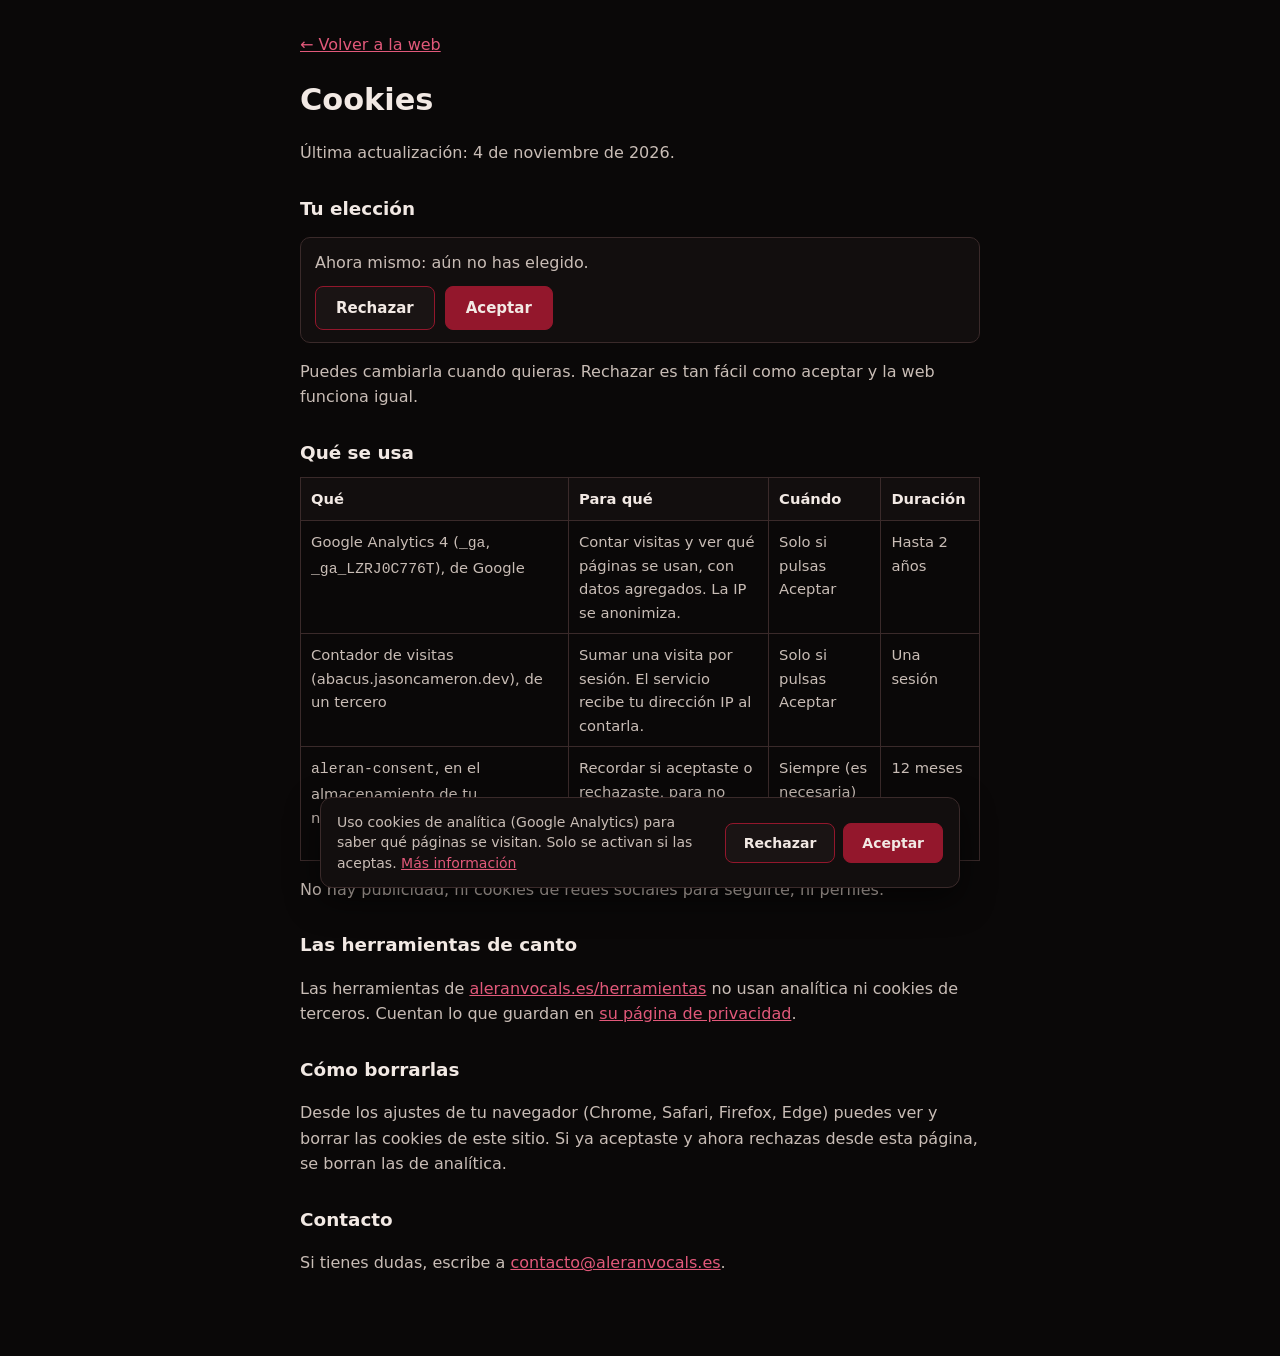
<file: cookies.html>
<!doctype html>
<html lang="es">
<head>
<meta charset="utf-8" />
<meta name="viewport" content="width=device-width, initial-scale=1" />
<title>Cookies — Áleran Vocals</title>
<meta name="description" content="Qué cookies usa aleranvocals.es, para qué y cómo aceptarlas, rechazarlas o cambiar tu elección." />
<link rel="canonical" href="https://www.aleranvocals.es/cookies.html" />
<link rel="icon" href="/favicon.ico" />
<script src="/consent.js"></script>
<style>
  :root { --bg:#0a0808; --panel:#120e0e; --line:#3a2a2a; --txt:#f2e9e4; --dim:#c9bdb6; --crimson:#93172c; --acento:#e2597a; }
  * { box-sizing: border-box; }
  body { margin:0; background:var(--bg); color:var(--txt); font:400 16px/1.6 system-ui,-apple-system,"Segoe UI",sans-serif; }
  main { max-width:720px; margin:0 auto; padding:32px 20px 64px; }
  h1 { font-size:1.9rem; margin:0 0 6px; }
  h2 { font-size:1.15rem; margin:28px 0 8px; }
  p, li { color:var(--dim); }
  a { color:var(--acento); }
  table { width:100%; border-collapse:collapse; margin:10px 0; font-size:.92rem; }
  th, td { text-align:left; padding:9px 10px; border:1px solid var(--line); vertical-align:top; }
  th { background:var(--panel); color:var(--txt); }
  td { color:var(--dim); }
  .estado { padding:12px 14px; border:1px solid var(--line); background:var(--panel); border-radius:10px; margin:14px 0; }
  .botones { display:flex; gap:10px; flex-wrap:wrap; margin-top:10px; }
  button { min-height:44px; padding:0 20px; border-radius:8px; border:1px solid var(--crimson); background:#1a1414; color:var(--txt); font:600 15px system-ui,sans-serif; cursor:pointer; }
  button.principal { background:var(--crimson); }
  button:focus-visible, a:focus-visible { outline:2px solid var(--acento); outline-offset:2px; }
  .volver { display:inline-block; margin-bottom:18px; }
</style>
</head>
<body>
<main id="contenido">
  <a class="volver" href="/">← Volver a la web</a>
  <h1>Cookies</h1>
  <p>Última actualización: 4 de noviembre de 2026.</p>

  <h2>Tu elección</h2>
  <div class="estado" aria-live="polite">
    <p id="estadoCookies" style="margin:0"></p>
    <div class="botones">
      <button type="button" id="btnRechazar">Rechazar</button>
      <button type="button" id="btnAceptar" class="principal">Aceptar</button>
    </div>
  </div>
  <p>Puedes cambiarla cuando quieras. Rechazar es tan fácil como aceptar y la web funciona igual.</p>

  <h2>Qué se usa</h2>
  <table>
    <thead><tr><th>Qué</th><th>Para qué</th><th>Cuándo</th><th>Duración</th></tr></thead>
    <tbody>
      <tr><td>Google Analytics 4 (<code>_ga</code>, <code>_ga_LZRJ0C776T</code>), de Google</td><td>Contar visitas y ver qué páginas se usan, con datos agregados. La IP se anonimiza.</td><td>Solo si pulsas Aceptar</td><td>Hasta 2 años</td></tr>
      <tr><td>Contador de visitas (abacus.jasoncameron.dev), de un tercero</td><td>Sumar una visita por sesión. El servicio recibe tu dirección IP al contarla.</td><td>Solo si pulsas Aceptar</td><td>Una sesión</td></tr>
      <tr><td><code>aleran-consent</code>, en el almacenamiento de tu navegador</td><td>Recordar si aceptaste o rechazaste, para no preguntártelo en cada página.</td><td>Siempre (es necesaria)</td><td>12 meses</td></tr>
    </tbody>
  </table>
  <p>No hay publicidad, ni cookies de redes sociales para seguirte, ni perfiles.</p>

  <h2>Las herramientas de canto</h2>
  <p>Las herramientas de <a href="/herramientas/">aleranvocals.es/herramientas</a> no usan analítica ni cookies de terceros. Cuentan lo que guardan en <a href="/herramientas/privacidad.html">su página de privacidad</a>.</p>

  <h2>Cómo borrarlas</h2>
  <p>Desde los ajustes de tu navegador (Chrome, Safari, Firefox, Edge) puedes ver y borrar las cookies de este sitio. Si ya aceptaste y ahora rechazas desde esta página, se borran las de analítica.</p>

  <h2>Contacto</h2>
  <p>Si tienes dudas, escribe a <a href="mailto:contacto@aleranvocals.es">contacto@aleranvocals.es</a>.</p>
</main>
<script>
  (function () {
    var estado = document.getElementById("estadoCookies");
    function pintar() {
      var e = window.AleranConsent && window.AleranConsent.estado();
      estado.textContent = e === "granted" ? "Ahora mismo: has aceptado las cookies de analítica."
        : e === "denied" ? "Ahora mismo: has rechazado las cookies de analítica."
        : "Ahora mismo: aún no has elegido.";
    }
    document.getElementById("btnAceptar").addEventListener("click", function () { window.AleranConsent.elegir("granted"); pintar(); });
    document.getElementById("btnRechazar").addEventListener("click", function () { window.AleranConsent.elegir("denied"); pintar(); });
    pintar();
  })();
</script>
</body>
</html>
</file>
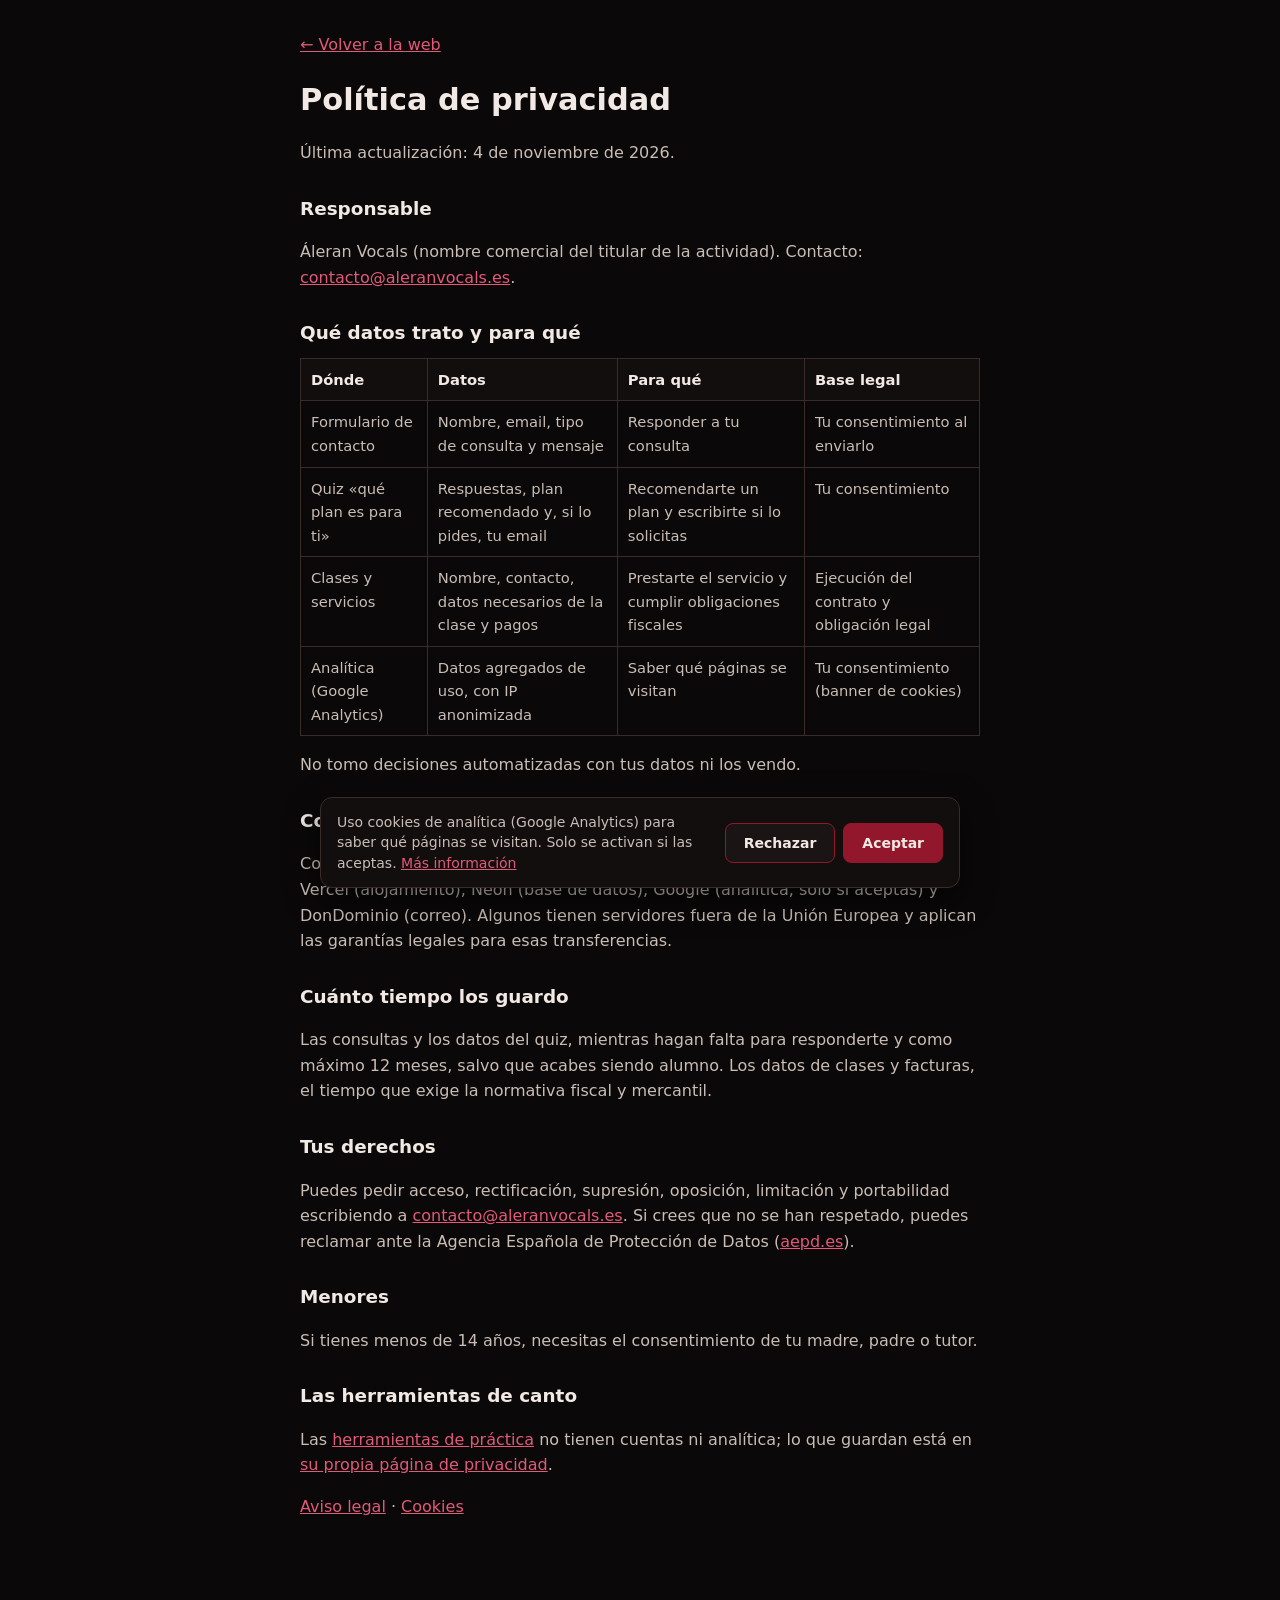
<file: privacidad.html>
<!doctype html>
<html lang="es">
<head>
<meta charset="utf-8" />
<meta name="viewport" content="width=device-width, initial-scale=1" />
<title>Política de privacidad — Áleran Vocals</title>
<meta name="description" content="Qué datos recoge aleranvocals.es, para qué, con quién se comparten y cómo ejercer tus derechos." />
<link rel="canonical" href="https://www.aleranvocals.es/privacidad.html" />
<link rel="icon" href="/favicon.ico" />
<script src="/consent.js"></script>
<style>
  :root { --bg:#0a0808; --panel:#120e0e; --line:#3a2a2a; --txt:#f2e9e4; --dim:#c9bdb6; --crimson:#93172c; --acento:#e2597a; }
  * { box-sizing: border-box; }
  body { margin:0; background:var(--bg); color:var(--txt); font:400 16px/1.6 system-ui,-apple-system,"Segoe UI",sans-serif; }
  main { max-width:720px; margin:0 auto; padding:32px 20px 64px; }
  h1 { font-size:1.9rem; margin:0 0 6px; }
  h2 { font-size:1.15rem; margin:28px 0 8px; }
  p, li { color:var(--dim); }
  a { color:var(--acento); }
  table { width:100%; border-collapse:collapse; margin:10px 0; font-size:.92rem; }
  th, td { text-align:left; padding:9px 10px; border:1px solid var(--line); vertical-align:top; }
  th { background:var(--panel); color:var(--txt); }
  td { color:var(--dim); }
  .estado { padding:12px 14px; border:1px solid var(--line); background:var(--panel); border-radius:10px; margin:14px 0; }
  .botones { display:flex; gap:10px; flex-wrap:wrap; margin-top:10px; }
  button { min-height:44px; padding:0 20px; border-radius:8px; border:1px solid var(--crimson); background:#1a1414; color:var(--txt); font:600 15px system-ui,sans-serif; cursor:pointer; }
  button.principal { background:var(--crimson); }
  button:focus-visible, a:focus-visible { outline:2px solid var(--acento); outline-offset:2px; }
  .volver { display:inline-block; margin-bottom:18px; }
</style>
</head>
<body>
<main id="contenido">
  <a class="volver" href="/">← Volver a la web</a>
  <h1>Política de privacidad</h1>
  <p>Última actualización: 4 de noviembre de 2026.</p>
  <h2>Responsable</h2>
  <p>Áleran Vocals (nombre comercial del titular de la actividad). Contacto: <a href="mailto:contacto@aleranvocals.es">contacto@aleranvocals.es</a>.</p>
  <h2>Qué datos trato y para qué</h2>
  <table>
    <thead><tr><th>Dónde</th><th>Datos</th><th>Para qué</th><th>Base legal</th></tr></thead>
    <tbody>
      <tr><td>Formulario de contacto</td><td>Nombre, email, tipo de consulta y mensaje</td><td>Responder a tu consulta</td><td>Tu consentimiento al enviarlo</td></tr>
      <tr><td>Quiz «qué plan es para ti»</td><td>Respuestas, plan recomendado y, si lo pides, tu email</td><td>Recomendarte un plan y escribirte si lo solicitas</td><td>Tu consentimiento</td></tr>
      <tr><td>Clases y servicios</td><td>Nombre, contacto, datos necesarios de la clase y pagos</td><td>Prestarte el servicio y cumplir obligaciones fiscales</td><td>Ejecución del contrato y obligación legal</td></tr>
      <tr><td>Analítica (Google Analytics)</td><td>Datos agregados de uso, con IP anonimizada</td><td>Saber qué páginas se visitan</td><td>Tu consentimiento (banner de cookies)</td></tr>
    </tbody>
  </table>
  <p>No tomo decisiones automatizadas con tus datos ni los vendo.</p>
  <h2>Con quién los comparto</h2>
  <p>Con los proveedores que hacen posible el servicio: EmailJS (envío del formulario), Vercel (alojamiento), Neon (base de datos), Google (analítica, solo si aceptas) y DonDominio (correo). Algunos tienen servidores fuera de la Unión Europea y aplican las garantías legales para esas transferencias.</p>
  <h2>Cuánto tiempo los guardo</h2>
  <p>Las consultas y los datos del quiz, mientras hagan falta para responderte y como máximo 12 meses, salvo que acabes siendo alumno. Los datos de clases y facturas, el tiempo que exige la normativa fiscal y mercantil.</p>
  <h2>Tus derechos</h2>
  <p>Puedes pedir acceso, rectificación, supresión, oposición, limitación y portabilidad escribiendo a <a href="mailto:contacto@aleranvocals.es">contacto@aleranvocals.es</a>. Si crees que no se han respetado, puedes reclamar ante la Agencia Española de Protección de Datos (<a href="https://www.aepd.es" rel="noopener">aepd.es</a>).</p>
  <h2>Menores</h2>
  <p>Si tienes menos de 14 años, necesitas el consentimiento de tu madre, padre o tutor.</p>
  <h2>Las herramientas de canto</h2>
  <p>Las <a href="/herramientas/">herramientas de práctica</a> no tienen cuentas ni analítica; lo que guardan está en <a href="/herramientas/privacidad.html">su propia página de privacidad</a>.</p>
  <p><a href="/aviso-legal.html">Aviso legal</a> · <a href="/cookies.html">Cookies</a></p>
</main>
</body>
</html>
</file>
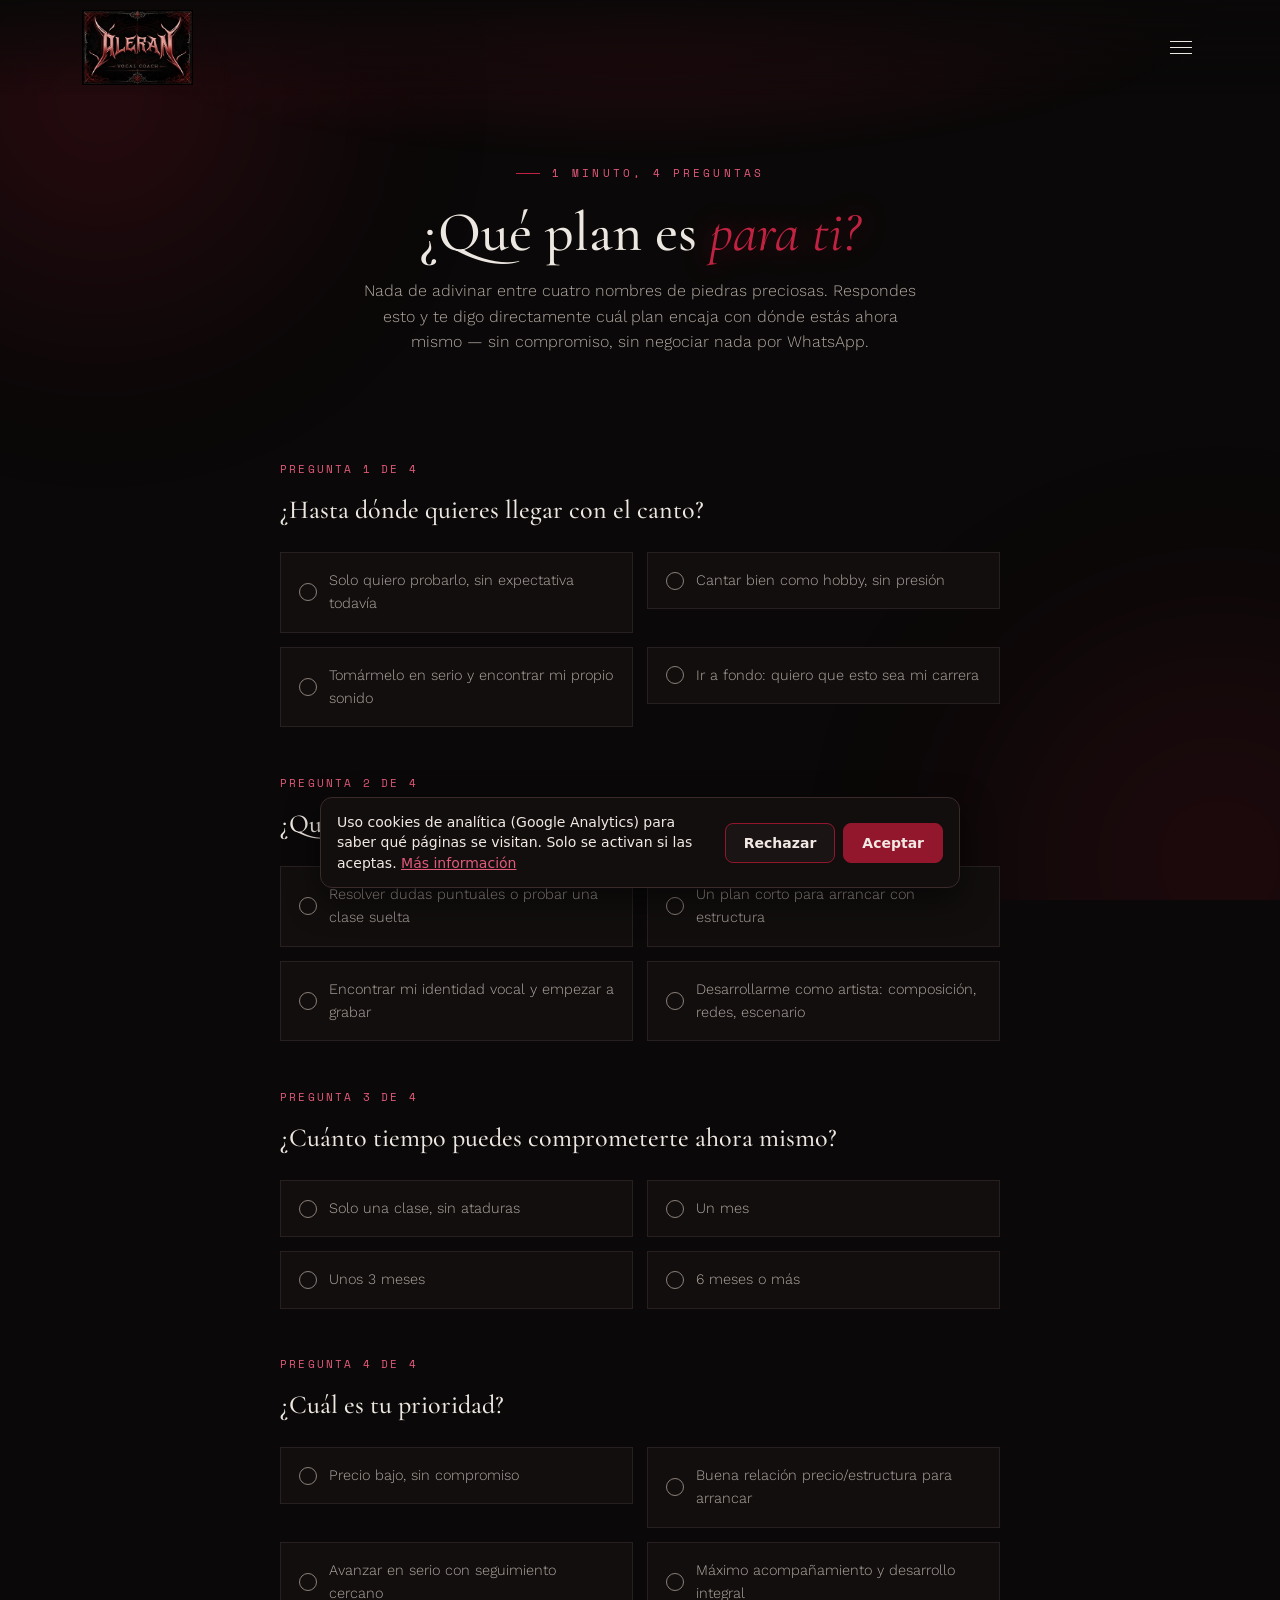
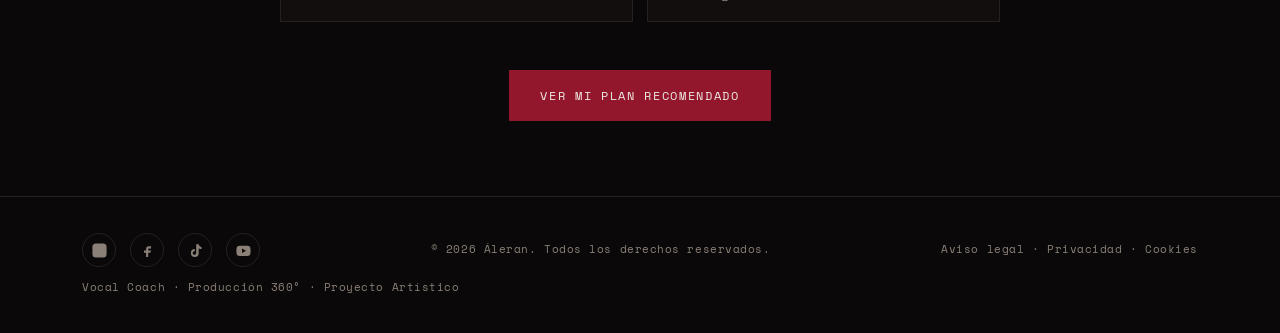
<file: quiz.html>
<!DOCTYPE html>
<html lang="es">
<head>
<meta charset="UTF-8">
<meta name="viewport" content="width=device-width, initial-scale=1.0">
<title>¿Qué plan es para ti? — Áleran Vocals</title>
<meta name="description" content="Responde 4 preguntas rápidas y descubre cuál de los 4 planes de clases de canto de Áleran (Forja, Obsidiana, Esmeralda o Rubí) encaja mejor contigo.">
<link rel="canonical" href="https://www.aleranvocals.es/quiz.html">

<!-- Analítica: consent.js carga Google Analytics solo si se acepta -->
<script src="/consent.js"></script>

<!-- FAVICON / ICONOS -->
<link rel="icon" href="/favicon.ico" sizes="any">
<link rel="icon" type="image/png" sizes="16x16" href="/favicon-16x16.png">
<link rel="icon" type="image/png" sizes="32x32" href="/favicon-32x32.png">
<link rel="icon" type="image/png" sizes="48x48" href="/favicon-48x48.png">
<link rel="apple-touch-icon" sizes="180x180" href="/apple-touch-icon.png">
<link rel="manifest" href="/site.webmanifest">
<meta name="theme-color" content="#0a0808">

<!-- VISTA PREVIA PARA WHATSAPP Y REDES SOCIALES (OPEN GRAPH) -->
<meta property="og:type" content="website">
<meta property="og:url" content="https://www.aleranvocals.es/quiz.html">
<meta property="og:locale" content="es_ES">
<meta property="og:site_name" content="Áleran Vocals">
<meta property="og:title" content="¿Qué plan es para ti? — Áleran Vocals">
<meta property="og:description" content="Responde 4 preguntas rápidas y descubre qué plan de clases encaja mejor contigo.">
<meta property="og:image" content="https://www.aleranvocals.es/og-image.jpg">
<meta property="og:image:type" content="image/jpeg">
<meta property="og:image:width" content="1200">
<meta property="og:image:height" content="630">
<meta property="og:image:alt" content="Áleran, vocal coach y productor musical">

<meta name="twitter:card" content="summary_large_image">
<meta name="twitter:title" content="¿Qué plan es para ti? — Áleran Vocals">
<meta name="twitter:description" content="Responde 4 preguntas rápidas y descubre qué plan de clases encaja mejor contigo.">
<meta name="twitter:image" content="https://www.aleranvocals.es/og-image.jpg">

<link rel="preload" href="/fonts/cormorant-garamond-latin.woff2" as="font" type="font/woff2" crossorigin>
<link rel="preload" href="/fonts/work-sans-latin.woff2" as="font" type="font/woff2" crossorigin>
<style>/* Fuentes alojadas en la propia web (antes Google Fonts): mismos archivos, pesos y subconjuntos */
@font-face{font-family:'Cormorant Garamond';font-style:italic;font-weight:400;font-display:swap;src:url(/fonts/cormorant-garamond-italic-latin-ext.woff2) format('woff2');unicode-range:U+0100-02BA, U+02BD-02C5, U+02C7-02CC, U+02CE-02D7, U+02DD-02FF, U+0304, U+0308, U+0329, U+1D00-1DBF, U+1E00-1E9F, U+1EF2-1EFF, U+2020, U+20A0-20AB, U+20AD-20C4, U+2113, U+2C60-2C7F, U+A720-A7FF;}
@font-face{font-family:'Cormorant Garamond';font-style:italic;font-weight:400;font-display:swap;src:url(/fonts/cormorant-garamond-italic-latin.woff2) format('woff2');unicode-range:U+0000-00FF, U+0131, U+0152-0153, U+02BB-02BC, U+02C6, U+02DA, U+02DC, U+0304, U+0308, U+0329, U+2000-206F, U+20AC, U+2122, U+2191, U+2193, U+2212, U+2215, U+FEFF, U+FFFD;}
@font-face{font-family:'Cormorant Garamond';font-style:normal;font-weight:400;font-display:swap;src:url(/fonts/cormorant-garamond-latin-ext.woff2) format('woff2');unicode-range:U+0100-02BA, U+02BD-02C5, U+02C7-02CC, U+02CE-02D7, U+02DD-02FF, U+0304, U+0308, U+0329, U+1D00-1DBF, U+1E00-1E9F, U+1EF2-1EFF, U+2020, U+20A0-20AB, U+20AD-20C4, U+2113, U+2C60-2C7F, U+A720-A7FF;}
@font-face{font-family:'Cormorant Garamond';font-style:normal;font-weight:400;font-display:swap;src:url(/fonts/cormorant-garamond-latin.woff2) format('woff2');unicode-range:U+0000-00FF, U+0131, U+0152-0153, U+02BB-02BC, U+02C6, U+02DA, U+02DC, U+0304, U+0308, U+0329, U+2000-206F, U+20AC, U+2122, U+2191, U+2193, U+2212, U+2215, U+FEFF, U+FFFD;}
@font-face{font-family:'Cormorant Garamond';font-style:normal;font-weight:500;font-display:swap;src:url(/fonts/cormorant-garamond-latin-ext.woff2) format('woff2');unicode-range:U+0100-02BA, U+02BD-02C5, U+02C7-02CC, U+02CE-02D7, U+02DD-02FF, U+0304, U+0308, U+0329, U+1D00-1DBF, U+1E00-1E9F, U+1EF2-1EFF, U+2020, U+20A0-20AB, U+20AD-20C4, U+2113, U+2C60-2C7F, U+A720-A7FF;}
@font-face{font-family:'Cormorant Garamond';font-style:normal;font-weight:500;font-display:swap;src:url(/fonts/cormorant-garamond-latin.woff2) format('woff2');unicode-range:U+0000-00FF, U+0131, U+0152-0153, U+02BB-02BC, U+02C6, U+02DA, U+02DC, U+0304, U+0308, U+0329, U+2000-206F, U+20AC, U+2122, U+2191, U+2193, U+2212, U+2215, U+FEFF, U+FFFD;}
@font-face{font-family:'Space Mono';font-style:normal;font-weight:400;font-display:swap;src:url(/fonts/space-mono-400-latin-ext.woff2) format('woff2');unicode-range:U+0100-02BA, U+02BD-02C5, U+02C7-02CC, U+02CE-02D7, U+02DD-02FF, U+0304, U+0308, U+0329, U+1D00-1DBF, U+1E00-1E9F, U+1EF2-1EFF, U+2020, U+20A0-20AB, U+20AD-20C4, U+2113, U+2C60-2C7F, U+A720-A7FF;}
@font-face{font-family:'Space Mono';font-style:normal;font-weight:400;font-display:swap;src:url(/fonts/space-mono-400-latin.woff2) format('woff2');unicode-range:U+0000-00FF, U+0131, U+0152-0153, U+02BB-02BC, U+02C6, U+02DA, U+02DC, U+0304, U+0308, U+0329, U+2000-206F, U+20AC, U+2122, U+2191, U+2193, U+2212, U+2215, U+FEFF, U+FFFD;}
@font-face{font-family:'Space Mono';font-style:normal;font-weight:700;font-display:swap;src:url(/fonts/space-mono-700-latin-ext.woff2) format('woff2');unicode-range:U+0100-02BA, U+02BD-02C5, U+02C7-02CC, U+02CE-02D7, U+02DD-02FF, U+0304, U+0308, U+0329, U+1D00-1DBF, U+1E00-1E9F, U+1EF2-1EFF, U+2020, U+20A0-20AB, U+20AD-20C4, U+2113, U+2C60-2C7F, U+A720-A7FF;}
@font-face{font-family:'Space Mono';font-style:normal;font-weight:700;font-display:swap;src:url(/fonts/space-mono-700-latin.woff2) format('woff2');unicode-range:U+0000-00FF, U+0131, U+0152-0153, U+02BB-02BC, U+02C6, U+02DA, U+02DC, U+0304, U+0308, U+0329, U+2000-206F, U+20AC, U+2122, U+2191, U+2193, U+2212, U+2215, U+FEFF, U+FFFD;}
@font-face{font-family:'Work Sans';font-style:normal;font-weight:300;font-display:swap;src:url(/fonts/work-sans-latin-ext.woff2) format('woff2');unicode-range:U+0100-02BA, U+02BD-02C5, U+02C7-02CC, U+02CE-02D7, U+02DD-02FF, U+0304, U+0308, U+0329, U+1D00-1DBF, U+1E00-1E9F, U+1EF2-1EFF, U+2020, U+20A0-20AB, U+20AD-20C4, U+2113, U+2C60-2C7F, U+A720-A7FF;}
@font-face{font-family:'Work Sans';font-style:normal;font-weight:300;font-display:swap;src:url(/fonts/work-sans-latin.woff2) format('woff2');unicode-range:U+0000-00FF, U+0131, U+0152-0153, U+02BB-02BC, U+02C6, U+02DA, U+02DC, U+0304, U+0308, U+0329, U+2000-206F, U+20AC, U+2122, U+2191, U+2193, U+2212, U+2215, U+FEFF, U+FFFD;}
@font-face{font-family:'Work Sans';font-style:normal;font-weight:400;font-display:swap;src:url(/fonts/work-sans-latin-ext.woff2) format('woff2');unicode-range:U+0100-02BA, U+02BD-02C5, U+02C7-02CC, U+02CE-02D7, U+02DD-02FF, U+0304, U+0308, U+0329, U+1D00-1DBF, U+1E00-1E9F, U+1EF2-1EFF, U+2020, U+20A0-20AB, U+20AD-20C4, U+2113, U+2C60-2C7F, U+A720-A7FF;}
@font-face{font-family:'Work Sans';font-style:normal;font-weight:400;font-display:swap;src:url(/fonts/work-sans-latin.woff2) format('woff2');unicode-range:U+0000-00FF, U+0131, U+0152-0153, U+02BB-02BC, U+02C6, U+02DA, U+02DC, U+0304, U+0308, U+0329, U+2000-206F, U+20AC, U+2122, U+2191, U+2193, U+2212, U+2215, U+FEFF, U+FFFD;}
@font-face{font-family:'Work Sans';font-style:normal;font-weight:500;font-display:swap;src:url(/fonts/work-sans-latin-ext.woff2) format('woff2');unicode-range:U+0100-02BA, U+02BD-02C5, U+02C7-02CC, U+02CE-02D7, U+02DD-02FF, U+0304, U+0308, U+0329, U+1D00-1DBF, U+1E00-1E9F, U+1EF2-1EFF, U+2020, U+20A0-20AB, U+20AD-20C4, U+2113, U+2C60-2C7F, U+A720-A7FF;}
@font-face{font-family:'Work Sans';font-style:normal;font-weight:500;font-display:swap;src:url(/fonts/work-sans-latin.woff2) format('woff2');unicode-range:U+0000-00FF, U+0131, U+0152-0153, U+02BB-02BC, U+02C6, U+02DA, U+02DC, U+0304, U+0308, U+0329, U+2000-206F, U+20AC, U+2122, U+2191, U+2193, U+2212, U+2215, U+FEFF, U+FFFD;}
@font-face{font-family:'Work Sans';font-style:normal;font-weight:700;font-display:swap;src:url(/fonts/work-sans-latin-ext.woff2) format('woff2');unicode-range:U+0100-02BA, U+02BD-02C5, U+02C7-02CC, U+02CE-02D7, U+02DD-02FF, U+0304, U+0308, U+0329, U+1D00-1DBF, U+1E00-1E9F, U+1EF2-1EFF, U+2020, U+20A0-20AB, U+20AD-20C4, U+2113, U+2C60-2C7F, U+A720-A7FF;}
@font-face{font-family:'Work Sans';font-style:normal;font-weight:700;font-display:swap;src:url(/fonts/work-sans-latin.woff2) format('woff2');unicode-range:U+0000-00FF, U+0131, U+0152-0153, U+02BB-02BC, U+02C6, U+02DA, U+02DC, U+0304, U+0308, U+0329, U+2000-206F, U+20AC, U+2122, U+2191, U+2193, U+2212, U+2215, U+FEFF, U+FFFD;}
</style>

<noscript><style>[data-reveal]{ opacity: 1 !important; transform: none !important; filter: none !important; } hr.divider{ transform: scaleX(1) !important; }</style></noscript>

<style>
  /* ==========================================================================
     1. VARIABLES DE DISEÑO (idénticas a index.html — misma identidad visual)
     ========================================================================== */
  :root {
    --bg:             #0a0808;
    --bg-panel:       #120e0e;
    --bg-panel-2:     #1a1414;
    --wine:           #5a121f;
    --wine-deep:      #38090f;
    --crimson:        #93172c;
    --crimson-bright: #c02241;
    --crimson-text:   #e2597a;
    --whatsapp:       #25D366;
    --bone:           #ede7e1;
    --bone-dim:       #b2a9a2;
    --muted:          #8a8078;
    --line:           #282020;
    --shadow:         rgba(0,0,0,0.6);

    --font-display: 'Cormorant Garamond', serif;
    --font-body:    'Work Sans', sans-serif;
    --font-mono:    'Space Mono', monospace;

    --container: 1180px;

    --ease-out-expo: cubic-bezier(0.16, 1, 0.3, 1);
    --ease-out-soft: cubic-bezier(0.22, 1, 0.36, 1);
    --dur-fast: 0.35s;
    --dur-med: 0.7s;
    --dur-slow: 1.1s;
  }

  * { box-sizing: border-box; margin: 0; padding: 0; }
  html { scroll-behavior: smooth; }
  html, body { overflow-x: hidden; }

  body {
    background: var(--bg);
    color: var(--bone);
    font-family: var(--font-body);
    font-weight: 300;
    line-height: 1.6;
    -webkit-font-smoothing: antialiased;
  }

  ::selection { background: var(--wine); color: var(--bone); }
  a { color: inherit; text-decoration: none; }
  img { max-width: 100%; display: block; }
  button, input, select, textarea { font-family: inherit; }
  :focus-visible { outline: 1px solid var(--crimson-bright); outline-offset: 4px; }

  .container { max-width: var(--container); margin: 0 auto; padding: 0 32px; }
  section { position: relative; padding: 45px 0; }
  @media (max-width: 768px) { section { padding: 25px 0; } }

  .eyebrow {
    font-family: var(--font-mono); font-size: 11px; letter-spacing: 0.28em; text-transform: uppercase;
    color: var(--crimson-text); display: flex; align-items: center; gap: 12px; margin-bottom: 20px;
  }
  .eyebrow::before { content: ''; width: 24px; height: 1px; background: var(--crimson-bright); display: inline-block; }

  h1, h2, h3 { font-family: var(--font-display); font-weight: 500; color: var(--bone); text-wrap: balance; }
  h1 em, h2 em, .section-head h2 em { font-style: italic !important; color: var(--crimson-bright) !important; }
  h1 em { text-shadow: 0 0 28px rgba(192,34,65,0.45); }

  .section-head { max-width: 660px; margin: 0 auto 16px; text-align: center; }
  .section-head h1 { font-size: clamp(34px, 5vw, 56px); line-height: 1.06; }
  .section-head p.lede { margin-top: 16px; color: var(--bone-dim); font-size: 16px; max-width: 56ch; margin-left: auto; margin-right: auto; }

  hr.divider {
    border: none; height: 1px;
    background: linear-gradient(to right, transparent, var(--line) 20%, var(--line) 80%, transparent);
    transform: scaleX(0); transform-origin: left;
    transition: transform 1.1s var(--ease-out-expo);
  }
  hr.divider.is-visible { transform: scaleX(1); }

  .scroll-progress {
    position: fixed; top: 0; left: 0; height: 2px; width: 0%;
    background: linear-gradient(90deg, var(--crimson), var(--crimson-bright));
    z-index: 400; transition: width .08s linear;
    box-shadow: 0 0 8px rgba(192,34,65,0.6);
  }

  [data-reveal] {
    opacity: 0; transform: translateY(32px); filter: blur(6px);
    transition: opacity var(--dur-slow) var(--ease-out-expo), transform var(--dur-slow) var(--ease-out-expo), filter var(--dur-slow) var(--ease-out-expo);
    transition-delay: var(--reveal-delay, 0s);
    will-change: opacity, transform, filter;
  }
  [data-reveal="fade"] { transform: none; }
  [data-reveal].is-visible { opacity: 1; transform: translate(0, 0); filter: blur(0); }
  .js-reveal-timeout [data-reveal] { opacity: 1 !important; transform: none !important; filter: none !important; }

  .ambient-glow { position: fixed; inset: 0; z-index: -1; overflow: hidden; pointer-events: none; }
  .ambient-glow .glow { position: absolute; border-radius: 50%; filter: blur(100px); background: radial-gradient(circle, var(--crimson) 0%, rgba(90,18,31,0) 70%); }
  .glow-1 { width: 560px; height: 560px; top: -180px; left: -180px; opacity: 0.32; }
  .glow-2 { width: 640px; height: 640px; top: 60vh; right: -260px; opacity: 0.22; }
  @media (max-width: 760px) { .ambient-glow .glow { filter: blur(45px); } }

  /* ==========================================================================
     3. BOTONES
     ========================================================================== */
  .btn {
    display: inline-flex; align-items: center; gap: 10px; justify-content: center;
    font-family: var(--font-mono); font-size: 12px; letter-spacing: 0.14em; text-transform: uppercase;
    padding: 16px 30px; border: 1px solid var(--crimson);
    background: transparent; color: var(--bone);
    cursor: pointer; position: relative; overflow: hidden;
    transition: color .3s ease, transform .2s ease;
  }
  .btn::before { content: ''; position: absolute; inset: 0; background: var(--crimson); transform: scaleX(0); transform-origin: left; transition: transform .35s ease; z-index: -1; }
  .btn:hover { color: #fff; transform: translateY(-2px); }
  .btn:hover::before { transform: scaleX(1); }
  .btn:disabled { opacity: 0.5; cursor: not-allowed; transform: none !important; }
  .btn.filled { background: var(--crimson); border-color: var(--crimson); }
  .btn.filled::before { background: var(--crimson-bright); }
  .btn.ghost { border-color: var(--line); }
  .btn.ghost::before { background: var(--bg-panel-2); }
  .btn.small { padding: 12px 22px; font-size: 11px; }

  .btn.whatsapp {
    display: inline-flex; align-items: center; justify-content: center; gap: 10px;
    border: 1px solid var(--whatsapp, #25D366); color: #fff; background: rgba(37, 211, 102, 0.1);
    font-family: var(--font-mono); font-size: 12px; letter-spacing: 0.14em; text-transform: uppercase;
    padding: 16px 30px; cursor: pointer; position: relative; overflow: hidden;
    transition: color .3s ease, transform .2s ease, background .3s ease;
  }
  .btn.whatsapp::before { content: ''; position: absolute; inset: 0; background: var(--whatsapp, #25D366); transform: scaleX(0); transform-origin: left; transition: transform .35s ease; z-index: -1; }
  .btn.whatsapp:hover { color: #000; font-weight: 700; transform: translateY(-2px); }
  .btn.whatsapp:hover::before { transform: scaleX(1); }
  .btn.whatsapp svg { fill: currentColor; width: 16px; height: 16px; flex-shrink: 0; }
  .btn.whatsapp.small { padding: 12px 22px; font-size: 11px; }

  /* ==========================================================================
     4. NAVEGACIÓN (idéntica a index.html)
     ========================================================================== */
  header.nav { position: fixed; top: 0; left: 0; right: 0; z-index: 100; background: linear-gradient(to bottom, rgba(10,8,8,0.95), rgba(10,8,8,0)); padding: 10px 0 !important; }
  header.nav .container { display: flex; align-items: center; justify-content: space-between; gap: 24px; }
  .brand { display: block; flex-shrink: 0; }
  .brand img { height: 75px !important; width: auto; display: block; object-fit: contain; }
  nav.links { display: flex; align-items: center; gap: 26px; }
  nav.links a { font-family: var(--font-mono); font-size: 11px; letter-spacing: 0.12em; text-transform: uppercase; color: var(--bone-dim); position: relative; padding-bottom: 4px; white-space: nowrap; }
  nav.links a::after { content: ''; position: absolute; left: 0; right: 100%; bottom: 0; height: 1px; background: var(--crimson-bright); transition: right .25s ease; }
  nav.links a:hover, nav.links a.active { color: var(--bone); }
  nav.links a:hover::after, nav.links a.active::after { right: 0; }
  .nav-toggle { display: none; }

  /* ==========================================================================
     5. HERO DEL QUIZ
     ========================================================================== */
  .quiz-hero {
    padding-top: 165px !important;
    background: radial-gradient(ellipse 65% 55% at 50% 0%, rgba(147,23,44,0.24), transparent 70%);
  }

  /* ==========================================================================
     6. TARJETAS DE PREGUNTA
     ========================================================================== */
  .quiz-pregunta { max-width: 720px; margin: 0 auto 48px; }
  .quiz-pregunta .quiz-numero { font-family: var(--font-mono); font-size: 11px; color: var(--crimson-text); letter-spacing: 0.2em; text-transform: uppercase; margin-bottom: 10px; }
  .quiz-pregunta h2 { font-size: clamp(20px, 2.6vw, 26px); margin-bottom: 22px; }
  .quiz-opciones { display: grid; grid-template-columns: 1fr 1fr; gap: 14px; }
  @media (max-width: 640px) { .quiz-opciones { grid-template-columns: 1fr; } }

  .quiz-opcion { position: relative; }
  .quiz-opcion input { position: absolute; opacity: 0; width: 1px; height: 1px; }
  .quiz-opcion label {
    display: flex; align-items: center; gap: 12px;
    border: 1px solid var(--line); background: var(--bg-panel);
    padding: 16px 18px; cursor: pointer; font-size: 14.5px; color: var(--bone-dim);
    transition: border-color .25s ease, background .25s ease, color .25s ease;
  }
  .quiz-opcion label::before {
    content: ''; flex-shrink: 0; width: 16px; height: 16px; border-radius: 50%;
    border: 1px solid var(--muted); transition: border-color .25s ease, box-shadow .25s ease;
  }
  .quiz-opcion label:hover { border-color: var(--crimson); color: var(--bone); }
  .quiz-opcion input:checked + label { border-color: var(--crimson-bright); background: var(--bg-panel-2); color: var(--bone); }
  .quiz-opcion input:checked + label::before { border-color: var(--crimson-bright); border-width: 5px; box-shadow: 0 0 0 2px var(--bg-panel-2); }
  .quiz-opcion input:focus-visible + label { outline: 1px solid var(--crimson-bright); outline-offset: 3px; }

  .quiz-envio { text-align: center; margin-top: 8px; }
  .quiz-error { font-family: var(--font-mono); font-size: 12px; color: var(--crimson-text); margin-top: 14px; min-height: 16px; text-align: center; }

  /* ==========================================================================
     7. RESULTADO (reutiliza el lenguaje visual de las tarjetas de plan)
     ========================================================================== */
  .quiz-resultado-intro { text-align: center; max-width: 620px; margin: 0 auto 36px; }
  .quiz-resultado-intro .eyebrow { justify-content: center; }
  .quiz-resultado-intro h2 { font-size: clamp(28px, 3.6vw, 40px); }
  .quiz-resultado-intro p { color: var(--bone-dim); margin-top: 12px; font-size: 15px; }

  .plan-card {
    border: 1px solid var(--line); background: var(--bg-panel); padding: 40px 36px;
    display: flex; flex-direction: column; justify-content: space-between;
    max-width: 460px; margin: 0 auto;
  }
  .plan-card.featured { border-color: var(--crimson); background: var(--bg-panel-2); }
  .plan-badge { font-family: var(--font-mono); font-size: 10px; color: var(--crimson-text); text-transform: uppercase; letter-spacing: 0.15em; margin-bottom: 12px; }
  .plan-card h3 { font-size: 30px; margin-bottom: 6px; }
  .plan-card .plan-por-que { color: var(--bone-dim); font-size: 14px; margin-bottom: 20px; }
  .plan-price { font-family: var(--font-display); font-size: 44px; color: var(--bone); line-height: 1; margin-bottom: 4px; }
  .plan-price span { font-family: var(--font-mono); font-size: 13px; color: var(--bone-dim); font-style: normal; }
  .plan-duration { font-family: var(--font-mono); font-size: 11px; color: var(--muted); text-transform: uppercase; letter-spacing: 0.06em; margin-bottom: 20px; }
  .plan-features { list-style: none; margin-bottom: 32px; }
  .plan-features li { font-size: 13.5px; color: var(--bone-dim); margin-bottom: 10px; display: flex; align-items: center; gap: 8px; }
  .plan-features li::before { content: '✓'; color: var(--crimson-bright); font-family: var(--font-mono); }

  .quiz-reintentar { display: block; text-align: center; margin-top: 24px; font-family: var(--font-mono); font-size: 11.5px; color: var(--muted); text-decoration: underline; cursor: pointer; }
  .quiz-reintentar:hover { color: var(--bone-dim); }

  /* Captura de email tras el resultado */
  .captura-lead { max-width: 460px; margin: 40px auto 0; border-top: 1px solid var(--line); padding-top: 32px; text-align: center; }
  .captura-lead p { color: var(--bone-dim); font-size: 14px; margin-bottom: 16px; }
  .captura-lead form { display: flex; gap: 10px; flex-wrap: wrap; justify-content: center; }
  .captura-lead input[type="email"] {
    flex: 1; min-width: 200px; background: var(--bg-panel); border: 1px solid var(--line); color: var(--bone);
    padding: 14px 16px; font-size: 14px; transition: border-color .25s ease;
  }
  .captura-lead input[type="email"]:focus { border-color: var(--crimson); outline: none; }
  .captura-lead .hp { position: absolute; opacity: 0; width: 1px; height: 1px; pointer-events: none; }
  .captura-estado { font-family: var(--font-mono); font-size: 11.5px; margin-top: 12px; min-height: 16px; }
  .captura-estado.error { color: var(--crimson-text); }
  .captura-estado.ok { color: var(--whatsapp); }

  /* ==========================================================================
     8. FOOTER
     ========================================================================== */
  footer { padding: 36px 0; border-top: 1px solid var(--line); background: var(--bg); position: relative; }
  footer .container { display: flex; justify-content: space-between; align-items: center; flex-wrap: wrap; gap: 12px; }
  footer p { font-family: var(--font-mono); font-size: 11px; letter-spacing: 0.05em; color: var(--muted); }
  .footer-social { display: flex; gap: 14px; order: -1; }
  .footer-social a { display: flex; align-items: center; justify-content: center; width: 34px; height: 34px; border-radius: 50%; color: var(--muted); border: 1px solid var(--line); transition: color var(--dur-fast) var(--ease-out-soft), border-color var(--dur-fast) var(--ease-out-soft); }
  .footer-social a:hover, .footer-social a:focus-visible { color: var(--crimson-bright); border-color: var(--crimson-bright); }
  .footer-social svg { width: 17px; height: 17px; }
  @media (max-width: 520px) { footer .container { justify-content: center; text-align: center; } }

  /* ==========================================================================
     9. RESPONSIVE (MÓVIL)
     ========================================================================== */
  /* El menú se pasa a hamburguesa antes que el resto del layout a móvil --
     con 9 enlaces + el botón de WhatsApp, un escritorio normal ya no tiene
     sitio para mostrarlos todos en una fila sin que el texto se parta. */
  @media (max-width: 1300px) {
    nav.links {
      position: fixed; top: 0; right: 0; bottom: 0; width: min(78vw, 320px);
      background: #0a0808; border-left: 1px solid var(--line);
      flex-direction: column; justify-content: center; align-items: flex-start; gap: 28px;
      padding: 40px; transform: translateX(100%); transition: transform .35s ease;
    }
    nav.links.open { transform: translateX(0); }
    .nav-toggle { display: flex; flex-direction: column; gap: 5px; background: none; border: none; cursor: pointer; z-index: 200; padding: 6px; }
    .nav-toggle span { width: 22px; height: 1px; background: var(--bone); }
  }

  @media (max-width: 980px) {
    header.nav { padding: 12px 0 !important; background: #0a0808; }
    .container { padding: 0 20px !important; }
    .quiz-hero { padding-top: 130px !important; }
  }
</style>
</head>
<body>

<!-- SPRITE SVG: iconos reutilizados -->
<svg width="0" height="0" style="position:absolute" aria-hidden="true">
  <defs>
    <symbol id="icon-whatsapp-outline" viewBox="0 0 24 24">
      <path d="M3 21l1.65-3.8a9 9 0 1 1 3.4 2.9L3 21"/>
      <path d="M9 10a0.5 .5 0 0 0 1 0V9a0.5 .5 0 0 0 -1 0v1a5 5 0 0 0 5 5h1a0.5 .5 0 0 0 0 -1h-1a0.5 .5 0 0 0 0 1"/>
    </symbol>
    <symbol id="icon-whatsapp-filled" viewBox="0 0 24 24">
      <path d="M.057 24l1.687-6.163c-1.041-1.804-1.588-3.849-1.587-5.946.003-6.556 5.338-11.891 11.893-11.891 3.181.001 6.167 1.24 8.413 3.488 2.245 2.248 3.481 5.236 3.48 8.414-.003 6.557-5.338 11.892-11.893 11.892-1.99-.001-3.951-.5-5.688-1.448l-6.305 1.654zm6.597-3.807c1.676.995 3.276 1.591 5.392 1.592 5.448 0 9.886-4.434 9.889-9.885.002-5.462-4.415-9.89-9.881-9.892-5.452 0-9.887 4.434-9.889 9.884-.001 2.225.651 3.891 1.746 5.634l-.999 3.648 3.742-.981zm11.387-5.464c-.074-.124-.272-.198-.57-.347-.297-.149-1.758-.868-2.031-.967-.272-.099-.47-.149-.669.149-.198.297-.768.967-.941 1.165-.173.198-.347.223-.644.074-.297-.149-1.255-.462-2.39-1.475-.883-.788-1.48-1.761-1.653-2.059-.173-.297-.018-.458.13-.606.134-.133.297-.347.446-.521.151-.172.2-.296.3-.495.099-.198.05-.372-.025-.521-.075-.124-.669-1.611-.916-2.206-.242-.579-.487-.501-.669-.51l-.57-.01c-.198 0-.52.074-.792.372s-1.04 1.016-1.04 2.479 1.065 2.876 1.213 3.074c.149.198 2.095 3.2 5.076 4.487.709.306 1.263.489 1.694.626.712.226 1.36.194 1.872.118.571-.085 1.758-.719 2.006-1.413.248-.695.248-1.29.173-1.414z"/>
    </symbol>
    <symbol id="icon-instagram" viewBox="0 0 24 24">
      <rect x="2" y="2" width="20" height="20" rx="5" ry="5"/>
      <path d="M16 11.37A4 4 0 1 1 12.63 8 4 4 0 0 1 16 11.37z"/>
      <line x1="17.5" y1="6.5" x2="17.51" y2="6.5"/>
    </symbol>
    <symbol id="icon-tiktok" viewBox="0 0 24 24">
      <path d="M16.5 3c.3 2.1 1.8 3.7 4 4v3c-1.5 0-2.8-.4-4-1.2v6.7A5.5 5.5 0 1 1 11 10v3.1a2.5 2.5 0 1 0 2 2.4V3h3.5z"/>
    </symbol>
    <symbol id="icon-youtube" viewBox="0 0 24 24">
      <path d="M22 12.5c0-2.4-.2-3.9-.5-4.8a2.9 2.9 0 0 0-2-2C17.9 5.3 12 5.3 12 5.3s-5.9 0-7.5.4a2.9 2.9 0 0 0-2 2c-.3.9-.5 2.4-.5 4.8s.2 3.9.5 4.8a2.9 2.9 0 0 0 2 2c1.6.4 7.5.4 7.5.4s5.9 0 7.5-.4a2.9 2.9 0 0 0 2-2c.3-.9.5-2.4.5-4.8z"/>
      <polygon points="10 9.3 10 15.7 15.5 12.5 10 9.3" fill="#0a0808" stroke="none"/>
    </symbol>
    <symbol id="icon-facebook" viewBox="0 0 24 24">
      <path d="M14 9h3V6h-3a4 4 0 0 0-4 4v2H7v3h3v6h3v-6h3l1-3h-4v-2a1 1 0 0 1 1-1z"/>
    </symbol>
  </defs>
</svg>

<div class="ambient-glow" aria-hidden="true">
  <span class="glow glow-1"></span>
  <span class="glow glow-2"></span>
</div>

<div class="scroll-progress" id="scrollProgress" aria-hidden="true"></div>

<header class="nav">
  <div class="container">
    <a href="/" class="brand">
      <img src="logo.webp" alt="Áleran Logo" width="300" height="203">
    </a>
    <nav class="links" id="navLinks">
      <a href="/#lanzamiento">Nuevo Single</a>
      <a href="/#vocal-coach">Vocal Coach</a>
      <a href="/#planes">Planes</a>
      <a href="/#artista">Áleran Artista</a>
      <a href="/#produccion">Producción 360°</a>
      <a href="/#faq">FAQ</a>
      <a href="/#contacto">Contacto</a>
      <a href="/herramientas/guia.html">Práctica Vocal</a>
      <a href="https://blog.aleranvocals.es" target="_blank" rel="noopener">Blog</a>
      <a href="/quiz.html" class="active">¿Qué Plan?</a>
      <a href="https://wa.me/34632926726?text=Hola%20Áleran,%20quiero%20información%20sobre%20las%20clases%20de%20canto" target="_blank" rel="noopener" class="btn whatsapp small">
        <svg viewBox="0 0 24 24" style="width: 14px; height: 14px; min-width: 14px; fill: none; stroke: currentColor; stroke-linecap: round; stroke-linejoin: round; stroke-width: 2; margin-right: 5px; flex-shrink: 0;"><use href="#icon-whatsapp-outline"/></svg>
        WhatsApp
      </a>
    </nav>
    <button class="nav-toggle" id="navToggle" aria-label="Abrir menú" aria-expanded="false">
      <span></span><span></span><span></span>
    </button>
  </div>
</header>

<section class="quiz-hero">
  <div class="container">
    <div class="section-head" data-reveal="fade">
      <span class="eyebrow" style="justify-content:center;">1 Minuto, 4 Preguntas</span>
      <h1>¿Qué plan es <em>para ti?</em></h1>
      <p class="lede">Nada de adivinar entre cuatro nombres de piedras preciosas. Respondes esto y te digo directamente cuál plan encaja con dónde estás ahora mismo — sin compromiso, sin negociar nada por WhatsApp.</p>
    </div>
  </div>
</section>

<section class="quiz">
  <div class="container">

    <form id="quizForm">
      <div class="quiz-pregunta" data-reveal>
        <div class="quiz-numero">Pregunta 1 de 4</div>
        <h2>¿Hasta dónde quieres llegar con el canto?</h2>
        <div class="quiz-opciones" data-pregunta="ambicion">
          <div class="quiz-opcion">
            <input type="radio" name="ambicion" id="amb-1" value="0" required>
            <label for="amb-1">Solo quiero probarlo, sin expectativa todavía</label>
          </div>
          <div class="quiz-opcion">
            <input type="radio" name="ambicion" id="amb-2" value="1">
            <label for="amb-2">Cantar bien como hobby, sin presión</label>
          </div>
          <div class="quiz-opcion">
            <input type="radio" name="ambicion" id="amb-3" value="2">
            <label for="amb-3">Tomármelo en serio y encontrar mi propio sonido</label>
          </div>
          <div class="quiz-opcion">
            <input type="radio" name="ambicion" id="amb-4" value="3">
            <label for="amb-4">Ir a fondo: quiero que esto sea mi carrera</label>
          </div>
        </div>
      </div>

      <div class="quiz-pregunta" data-reveal>
        <div class="quiz-numero">Pregunta 2 de 4</div>
        <h2>¿Qué buscas ahora mismo?</h2>
        <div class="quiz-opciones" data-pregunta="objetivo">
          <div class="quiz-opcion">
            <input type="radio" name="objetivo" id="obj-1" value="0" required>
            <label for="obj-1">Resolver dudas puntuales o probar una clase suelta</label>
          </div>
          <div class="quiz-opcion">
            <input type="radio" name="objetivo" id="obj-2" value="1">
            <label for="obj-2">Un plan corto para arrancar con estructura</label>
          </div>
          <div class="quiz-opcion">
            <input type="radio" name="objetivo" id="obj-3" value="2">
            <label for="obj-3">Encontrar mi identidad vocal y empezar a grabar</label>
          </div>
          <div class="quiz-opcion">
            <input type="radio" name="objetivo" id="obj-4" value="3">
            <label for="obj-4">Desarrollarme como artista: composición, redes, escenario</label>
          </div>
        </div>
      </div>

      <div class="quiz-pregunta" data-reveal>
        <div class="quiz-numero">Pregunta 3 de 4</div>
        <h2>¿Cuánto tiempo puedes comprometerte ahora mismo?</h2>
        <div class="quiz-opciones" data-pregunta="compromiso">
          <div class="quiz-opcion">
            <input type="radio" name="compromiso" id="com-1" value="0" required>
            <label for="com-1">Solo una clase, sin ataduras</label>
          </div>
          <div class="quiz-opcion">
            <input type="radio" name="compromiso" id="com-2" value="1">
            <label for="com-2">Un mes</label>
          </div>
          <div class="quiz-opcion">
            <input type="radio" name="compromiso" id="com-3" value="2">
            <label for="com-3">Unos 3 meses</label>
          </div>
          <div class="quiz-opcion">
            <input type="radio" name="compromiso" id="com-4" value="3">
            <label for="com-4">6 meses o más</label>
          </div>
        </div>
      </div>

      <div class="quiz-pregunta" data-reveal>
        <div class="quiz-numero">Pregunta 4 de 4</div>
        <h2>¿Cuál es tu prioridad?</h2>
        <div class="quiz-opciones" data-pregunta="prioridad">
          <div class="quiz-opcion">
            <input type="radio" name="prioridad" id="pri-1" value="0" required>
            <label for="pri-1">Precio bajo, sin compromiso</label>
          </div>
          <div class="quiz-opcion">
            <input type="radio" name="prioridad" id="pri-2" value="1">
            <label for="pri-2">Buena relación precio/estructura para arrancar</label>
          </div>
          <div class="quiz-opcion">
            <input type="radio" name="prioridad" id="pri-3" value="2">
            <label for="pri-3">Avanzar en serio con seguimiento cercano</label>
          </div>
          <div class="quiz-opcion">
            <input type="radio" name="prioridad" id="pri-4" value="3">
            <label for="pri-4">Máximo acompañamiento y desarrollo integral</label>
          </div>
        </div>
      </div>

      <div class="quiz-envio" data-reveal>
        <button type="submit" class="btn filled">Ver mi plan recomendado</button>
        <div class="quiz-error" id="quizError"></div>
      </div>
    </form>

    <div id="quizResultado" hidden>
      <div class="quiz-resultado-intro">
        <span class="eyebrow">Con lo que me cuentas</span>
        <h2>Tu plan es <em id="resultadoNombreEmParaTitulo"></em></h2>
        <p>Puedes reservar tu primera clase ahora mismo o escribirme por WhatsApp si te queda alguna duda antes.</p>
      </div>

      <div class="plan-card featured" id="resultadoCard">
        <div>
          <span class="plan-badge" id="resultadoBadge"></span>
          <h3 id="resultadoNombre"></h3>
          <p class="plan-por-que" id="resultadoPorQue"></p>
          <p class="plan-price" id="resultadoPrecio"></p>
          <div class="plan-duration" id="resultadoDuracion"></div>
          <ul class="plan-features" id="resultadoFeatures"></ul>
        </div>
        <div style="display:flex; gap:8px;">
          <a href="#" id="resultadoReservar" target="_blank" rel="noopener" class="btn filled small" style="flex:1; justify-content:center;">Reservar clase</a>
          <a href="#" id="resultadoWhatsapp" target="_blank" rel="noopener" aria-label="Escribir por WhatsApp" title="Escribir por WhatsApp" class="btn whatsapp small" style="padding:12px; flex-shrink:0;">
            <svg viewBox="0 0 24 24" style="margin:0;"><use href="#icon-whatsapp-filled"/></svg>
          </a>
        </div>
      </div>

      <span class="quiz-reintentar" id="quizReintentar">Volver a hacer el quiz</span>

      <div class="captura-lead">
        <p>¿Quieres que Áleran te escriba directamente para ayudarte a arrancar con este plan?</p>
        <form id="formCapturaLead" novalidate>
          <label for="capturaEmail" style="position:absolute; opacity:0; width:1px; height:1px;">Tu email</label>
          <input type="email" id="capturaEmail" name="email" placeholder="tu@email.com" required>
          <input type="text" id="capturaEmpresa" name="empresa" class="hp" tabindex="-1" autocomplete="off" aria-hidden="true">
          <button type="submit" class="btn ghost small">Que me escriba</button>
        <p class="aviso-datos" style="font-size:12px;opacity:.8;margin:6px 0">Usaré tu email solo para escribirte sobre tu plan. <a href="/privacidad.html">Privacidad</a>.</p>
        </form>
        <div class="captura-estado" id="capturaEstado"></div>
        <div id="capturaExito" hidden style="color: var(--bone-dim); font-size: 14px; margin-top: 8px;">¡Listo! Áleran verá tu email y tu plan recomendado.</div>
      </div>
    </div>

  </div>
</section>

<footer>
  <div class="container">
    <nav class="footer-social" aria-label="Redes sociales">
      <a href="https://www.instagram.com/aleran_vocals/" target="_blank" rel="noopener" aria-label="Instagram">
        <svg viewBox="0 0 24 24" fill="currentColor" stroke="none"><use href="#icon-instagram"/></svg>
      </a>
      <a href="https://www.facebook.com/AleranVocals/" target="_blank" rel="noopener" aria-label="Facebook">
        <svg viewBox="0 0 24 24" fill="currentColor" stroke="none"><use href="#icon-facebook"/></svg>
      </a>
      <a href="https://www.tiktok.com/@aleran_vocals" target="_blank" rel="noopener" aria-label="TikTok">
        <svg viewBox="0 0 24 24" fill="currentColor" stroke="none"><use href="#icon-tiktok"/></svg>
      </a>
      <a href="https://youtube.com/@aleranvocals" target="_blank" rel="noopener" aria-label="YouTube">
        <svg viewBox="0 0 24 24" fill="currentColor" stroke="none"><use href="#icon-youtube"/></svg>
      </a>
    </nav>
    <p>© 2026 Áleran. Todos los derechos reservados.</p>
    <p><a href="/aviso-legal.html">Aviso legal</a> · <a href="/privacidad.html">Privacidad</a> · <a href="/cookies.html">Cookies</a></p>
    <p>Vocal Coach · Producción 360° · Proyecto Artístico</p>
  </div>
</footer>

<script>
  function safe(fn, name) {
    try { fn(); } catch (err) { console.warn('[Áleran]', name, 'no se pudo inicializar:', err); }
  }

  safe(function initReveal(){
    const targets = document.querySelectorAll('[data-reveal], hr.divider');
    if (!targets.length) return;
    const show = (el) => el.classList.add('is-visible');
    if (!('IntersectionObserver' in window)) { targets.forEach(show); return; }
    const io = new IntersectionObserver((entries) => {
      entries.forEach(entry => { if (entry.isIntersecting) { show(entry.target); io.unobserve(entry.target); } });
    }, { threshold: 0.05, rootMargin: '0px 0px -40px 0px' });
    targets.forEach(el => io.observe(el));
    setTimeout(() => document.documentElement.classList.add('js-reveal-timeout'), 6000);
  }, 'initReveal');

  safe(function initScrollProgress(){
    const bar = document.getElementById('scrollProgress');
    if (!bar) return;
    let ticking = false;
    function update(){
      const h = document.documentElement;
      const max = h.scrollHeight - h.clientHeight;
      bar.style.width = (max > 0 ? (h.scrollTop / max) * 100 : 0) + '%';
      ticking = false;
    }
    window.addEventListener('scroll', () => { if (!ticking) { requestAnimationFrame(update); ticking = true; } }, { passive: true });
    update();
  }, 'initScrollProgress');

  safe(function initNavToggle(){
    const toggle = document.getElementById('navToggle');
    const links = document.getElementById('navLinks');
    if (toggle && links) {
      toggle.addEventListener('click', function(){
        const open = links.classList.toggle('open');
        toggle.setAttribute('aria-expanded', open ? 'true' : 'false');
      });
      links.querySelectorAll('a').forEach(a => a.addEventListener('click', () => {
        links.classList.remove('open');
        toggle.setAttribute('aria-expanded', 'false');
      }));
    }
  }, 'initNavToggle');

  /* ============================================================
     LÓGICA DEL QUIZ
     ============================================================ */
  safe(function initQuiz(){
    const PLANES = {
      forja: {
        slug: 'forja-vocal', badge: 'Flexibilidad Total', nombre: 'Forja Vocal',
        porQue: 'Perfecto para resolver dudas puntuales o probar una clase sin comprometerte a nada.',
        precio: '25€', unidad: '/ sesión (1h)', duracion: 'Pago por clase, sin permanencia',
        features: ['Sesiones diagnósticas', 'Resolución de dudas', 'Tips de canto', 'Ejercicios de calentamiento', 'Vocal coaching', 'Contacto y seguimiento gratuito', 'Acompañamiento remoto en estudio', 'Material audiovisual original'],
        wa: 'Hola Áleran! Hice el quiz de la web y me recomendó Forja Vocal. ¿Empezamos?'
      },
      obsidiana: {
        slug: 'obsidiana', badge: '1 Mes', nombre: 'Obsidiana',
        porQue: 'Ideal para arrancar con estructura: diagnóstico, plan personalizado y tu Mapa Vocal en un mes.',
        precio: '100€', unidad: '/ mes', duracion: '4 sesiones de 1 hora',
        features: ['1 diagnóstico inicial', 'Plan de aprendizaje y trazabilidad', 'Ejercicios personalizados', 'Mapa vocal', 'Primicia en material audiovisual'],
        wa: 'Hola Áleran! Hice el quiz de la web y me recomendó el plan Obsidiana (100€, 1 mes, 4 sesiones). ¿Empezamos?'
      },
      esmeralda: {
        slug: 'esmeralda', badge: '3 Meses · Incluye Obsidiana', nombre: 'Esmeralda',
        porQue: 'Pensado para quien quiere encontrar su identidad vocal, aprender teoría y grabar en serio.',
        precio: '300€', unidad: '/ 3 meses', duracion: '12 sesiones de 1 hora',
        features: ['Todo lo de Obsidiana', 'Búsqueda de identidad vocal', 'Teoría musical básica', 'Home studio básico', '1 sesión remota de grabación', 'Facilidades de pago y fraccionamiento'],
        wa: 'Hola Áleran! Hice el quiz de la web y me recomendó el plan Esmeralda (300€, 3 meses, 12 sesiones). ¿Empezamos?'
      },
      rubi: {
        slug: 'rubi', badge: '6 Meses · Incluye Obsidiana + Esmeralda', nombre: 'Rubí',
        porQue: 'El camino completo: técnica, composición, redes y desarrollo artístico a fondo.',
        precio: '600€', unidad: '/ 6 meses', duracion: '24 sesiones de 1 hora',
        features: ['Todo lo de Obsidiana + Esmeralda', 'Desarrollo artístico', 'Composición', 'Redes sociales y plataformas', 'Incentivos y descuentos', 'Facilidades de pago y fraccionamiento'],
        wa: 'Hola Áleran! Hice el quiz de la web y me recomendó el plan Rubí (600€, 6 meses, 24 sesiones). ¿Empezamos?'
      }
    };
    const ORDEN = ['forja', 'obsidiana', 'esmeralda', 'rubi'];

    const form = document.getElementById('quizForm');
    const errorEl = document.getElementById('quizError');
    const resultado = document.getElementById('quizResultado');
    if (!form || !resultado) return;

    form.addEventListener('submit', function(ev){
      ev.preventDefault();

      const preguntas = form.querySelectorAll('[data-pregunta]');
      const puntos = { forja: 0, obsidiana: 0, esmeralda: 0, rubi: 0 };
      let faltan = false;

      preguntas.forEach((grupo) => {
        const marcada = grupo.querySelector('input:checked');
        if (!marcada) { faltan = true; return; }
        const valor = parseInt(marcada.value, 10);
        puntos[ORDEN[valor]] += 1;
      });

      if (faltan) {
        errorEl.textContent = 'Responde las 4 preguntas para ver tu resultado.';
        return;
      }
      errorEl.textContent = '';

      let mejorClave = ORDEN[0];
      let mejorPuntos = -1;
      ORDEN.forEach((clave) => {
        if (puntos[clave] > mejorPuntos) { mejorPuntos = puntos[clave]; mejorClave = clave; }
      });

      const plan = PLANES[mejorClave];
      document.getElementById('resultadoNombreEmParaTitulo').textContent = plan.nombre;
      document.getElementById('resultadoBadge').textContent = plan.badge;
      document.getElementById('resultadoNombre').textContent = plan.nombre;
      document.getElementById('resultadoPorQue').textContent = plan.porQue;
      document.getElementById('resultadoPrecio').innerHTML = plan.precio + ' <span>' + plan.unidad + '</span>';
      document.getElementById('resultadoDuracion').textContent = plan.duracion;

      const featuresEl = document.getElementById('resultadoFeatures');
      featuresEl.innerHTML = '';
      plan.features.forEach((f) => {
        const li = document.createElement('li');
        li.textContent = f;
        featuresEl.appendChild(li);
      });

      document.getElementById('resultadoReservar').href = 'https://agenda.aleranvocals.es/reservar?plan=' + plan.slug;
      document.getElementById('resultadoWhatsapp').href = 'https://wa.me/34632926726?text=' + encodeURIComponent(plan.wa);

      window.quizPlanRecomendado = mejorClave;

      form.hidden = true;
      resultado.hidden = false;
      resultado.scrollIntoView({ behavior: 'smooth', block: 'start' });
    });

    document.getElementById('quizReintentar').addEventListener('click', function(){
      form.reset();
      form.hidden = false;
      resultado.hidden = true;
      window.quizPlanRecomendado = null;
      form.scrollIntoView({ behavior: 'smooth', block: 'start' });
    });
  }, 'initQuiz');

  /* ============================================================
     CAPTURA DE EMAIL TRAS EL RESULTADO (mismo patrón que aleran-piano/lead.js)
     ============================================================ */
  safe(function initCapturaLead(){
    const ENDPOINT = 'https://panel.aleranvocals.es/api/leads';
    const form = document.getElementById('formCapturaLead');
    if (!form) return;

    const campoEmail = document.getElementById('capturaEmail');
    const campoHoneypot = document.getElementById('capturaEmpresa');
    const boton = form.querySelector('button[type="submit"]');
    const estado = document.getElementById('capturaEstado');
    const exito = document.getElementById('capturaExito');

    form.addEventListener('submit', async (ev) => {
      ev.preventDefault();

      if (campoHoneypot && campoHoneypot.value.trim() !== '') {
        mostrarExito();
        return;
      }

      const email = campoEmail.value.trim();
      if (!email || !email.includes('@')) {
        mostrarEstado('Escribe un email válido.', 'error');
        return;
      }

      boton.disabled = true;
      estado.textContent = '';
      estado.className = 'captura-estado';

      const plan = window.quizPlanRecomendado || 'sin-resultado';
      try {
        const resp = await fetch(ENDPOINT, {
          method: 'POST',
          headers: { 'Content-Type': 'application/json' },
          body: JSON.stringify({ email: email, origen: 'quiz-planes:' + plan }),
        });
        if (!resp.ok) throw new Error('fallo-servidor');
        mostrarExito();
      } catch (err) {
        mostrarEstado('No se pudo enviar. Inténtalo de nuevo en un momento.', 'error');
        boton.disabled = false;
      }
    });

    function mostrarEstado(texto, tipo) {
      estado.textContent = texto;
      estado.className = 'captura-estado ' + tipo;
    }

    function mostrarExito() {
      form.hidden = true;
      estado.textContent = '';
      exito.hidden = false;
    }
  }, 'initCapturaLead');
</script>
</body>
</html>
</file>
<file: epicstudio/css/estilo.css>
/* EpicStudio Lite · piel «Obsidiana carmesí» (la misma paleta que EpicStudio) */
@font-face { font-family: 'Inter'; src: url('../assets/fonts/Inter-Regular.ttf') format('truetype'); font-weight: 400; font-display: swap; }
@font-face { font-family: 'Inter'; src: url('../assets/fonts/Inter-SemiBold.ttf') format('truetype'); font-weight: 600; font-display: swap; }
@font-face { font-family: 'Inter'; src: url('../assets/fonts/Inter-Bold.ttf') format('truetype'); font-weight: 700; font-display: swap; }
@font-face { font-family: 'Cinzel'; src: url('../assets/fonts/Cinzel-Bold.ttf') format('truetype'); font-weight: 700; font-display: swap; }
@font-face { font-family: 'JetBrains Mono'; src: url('../assets/fonts/JetBrainsMono-SemiBold.ttf') format('truetype'); font-weight: 600; font-display: swap; }

:root {
  --bg: #0e0909; --header: #1a1414; --panel: #1a1414; --panelHi: #241b1b; --well: #0c0808;
  --stroke: #322423; --strokeHi: #4a3634; --text: #f2e9e4; --dim: #a8968f; --faint: #6e5d58;
  --accent: #d0202e; --accentLo: #9f1522; --blue: #3fb6c6; --teal: #5fcf9a; --violet: #b48ce0; --amber: #f2c14e;
  --copperHi: #f8ddd4; --copper: #e3a99c; --copperLo: #7e3f3d; --btnTop: #2a1f1f; --btnBot: #1c1515;
  --edge: rgba(255,255,255,0.08); --glass: rgba(30,20,22,0.86);
  --ui: 'Inter', system-ui, -apple-system, 'Segoe UI', Roboto, sans-serif;
  --mono: 'JetBrains Mono', ui-monospace, Consolas, monospace;
  --title: 'Cinzel', Georgia, serif;
  --r: 12px; --sidebar: 158px;
  color-scheme: dark;
}
* { box-sizing: border-box; }
html, body { margin: 0; height: 100%; }
body {
  background: var(--bg);
  background-image:
    radial-gradient(1200px 500px at 50% -180px, rgba(208,32,46,0.13), transparent 70%),
    radial-gradient(800px 600px at 100% 100%, rgba(126,63,61,0.10), transparent 70%);
  color: var(--text); font: 400 13px/1.4 var(--ui); -webkit-font-smoothing: antialiased;
  overflow-x: hidden;
}
button, input, select { font: inherit; color: inherit; }
::selection { background: rgba(208,32,46,0.45); }
.caps { text-transform: uppercase; letter-spacing: 0.12em; font-weight: 600; font-size: 10.5px; color: var(--dim); }
.mono { font-family: var(--mono); }
.dim { color: var(--dim); } .faint { color: var(--faint); }
.hidden { display: none !important; }

/* ── barras de desplazamiento ── */
* { scrollbar-width: thin; scrollbar-color: var(--strokeHi) transparent; }
::-webkit-scrollbar { width: 10px; height: 10px; }
::-webkit-scrollbar-thumb { background: var(--strokeHi); border-radius: 10px; border: 2px solid var(--bg); }

/* ── estructura ── */
#app { display: grid; grid-template-rows: auto auto auto 1fr auto; min-height: 100vh; }
.topbar {
  display: flex; align-items: center; gap: 10px; padding: 10px 12px;
  background: linear-gradient(#1d1616, #150f0f); border-bottom: 1px solid #000;
  box-shadow: inset 0 -1px 0 rgba(255,255,255,0.04), 0 6px 18px rgba(0,0,0,0.35); position: sticky; top: 0; z-index: 30;
}
.topbar .grow { flex: 1; min-width: 0; }
.subbar { display: flex; align-items: center; gap: 10px; padding: 10px 12px 0; }
.subbar .grow { flex: 1; }
.histbar { display: flex; gap: 6px; align-items: center; }
.histbar .btn:disabled { opacity: 0.35; cursor: default; }
.histbar .btn.pendiente { border-color: var(--accent); box-shadow: 0 0 0 1px var(--accent) inset; }
.histbar .btn.pendiente::after { content: ''; width: 7px; height: 7px; border-radius: 50%; background: var(--accent); margin-left: 2px; }
.main { display: grid; grid-template-columns: minmax(0, 1fr) var(--sidebar); gap: 0; min-height: 0; }
.content { padding: 12px; min-width: 0; }
.sidebar { border-left: 1px solid #000; box-shadow: inset 1px 0 0 rgba(255,255,255,0.03); background: linear-gradient(#171111, #120d0d); padding: 12px 10px; display: flex; flex-direction: column; gap: 10px; }
.statusbar { display: flex; align-items: center; gap: 10px; padding: 8px 14px; border-top: 1px solid #000; background: #120d0d; color: var(--dim); font-size: 12px; min-height: 36px; }
.statusbar .grow { flex: 1; }
.statusbar > svg { width: 14px; height: 14px; flex: none; }
/* tope de seguridad: un icono sin regla de tamaño no puede crecer hasta llenar la pantalla (pasaba en ventanas muy anchas) */
svg[viewBox="0 0 24 24"] { max-width: 48px; max-height: 48px; }
.statusbar .marca { font-size: 10.5px; letter-spacing: 0.16em; text-transform: uppercase; color: var(--faint); }

/* ── botones ── */
.btn {
  display: inline-flex; align-items: center; justify-content: center; gap: 8px; height: 38px; padding: 0 16px;
  background: linear-gradient(var(--btnTop), var(--btnBot)); border: 1px solid var(--edge); border-radius: 9px;
  box-shadow: 0 2px 0 rgba(0,0,0,0.6), inset 0 1px 0 rgba(255,255,255,0.05);
  text-transform: uppercase; letter-spacing: 0.06em; font-weight: 600; font-size: 12px; color: var(--text); cursor: pointer; white-space: nowrap;
  transition: border-color .15s, box-shadow .15s, transform .05s, background .15s;
}
.btn:hover { border-color: rgba(208,32,46,0.45); }
.btn:active { transform: translateY(1px); }
.btn:focus-visible, .knob:focus-visible, .seg button:focus-visible, .sw:focus-visible { outline: 2px solid var(--blue); outline-offset: 2px; }
.btn svg { width: 16px; height: 16px; flex: none; }
.btn.sm { height: 30px; padding: 0 11px; font-size: 11px; }
.btn.lg { height: 50px; font-size: 13px; padding: 0 22px; }
.btn.block { width: 100%; }
.btn.primary {
  background: linear-gradient(#d82634, #a3161f); border-color: rgba(255,120,120,0.25);
  box-shadow: 0 0 0 3px rgba(208,32,46,0.16), 0 6px 16px rgba(160,20,30,0.35), inset 0 1px 0 rgba(255,255,255,0.28);
}
.btn.primary:hover { background: linear-gradient(#e42d3c, #b01a24); }
.btn.on { border-color: rgba(208,32,46,0.75); box-shadow: inset 0 0 0 1px rgba(208,32,46,0.35), 0 0 12px rgba(208,32,46,0.18); color: #fff; }
.btn.ghost { background: transparent; box-shadow: none; }
.btn[disabled] { opacity: 0.45; cursor: not-allowed; }
.iconbtn { width: 38px; padding: 0; }

/* ── transporte ── */
.transport { display: flex; align-items: center; gap: 6px; padding: 5px; background: var(--well); border-radius: 12px; border: 1px solid #000; box-shadow: inset 0 2px 6px rgba(0,0,0,0.6), 0 1px 0 rgba(255,255,255,0.04); }
.tbtn { width: 40px; height: 40px; border-radius: 9px; display: grid; place-items: center; border: 1px solid var(--edge); background: linear-gradient(var(--btnTop), var(--btnBot)); cursor: pointer; color: var(--text); }
.tbtn svg { width: 16px; height: 16px; }
.tbtn.play { border-radius: 50%; background: radial-gradient(circle at 40% 30%, #e83242, #a3161f 70%); border-color: rgba(255,140,140,0.3); box-shadow: 0 0 14px rgba(208,32,46,0.45); }
.tbtn.rec svg { color: var(--accent); }
.tbtn.rec.armed { animation: pulso 1s infinite; background: radial-gradient(circle, #3a0a0e, #1c0b0c); }
.tbtn.loop.on { color: var(--blue); border-color: rgba(63,182,198,0.6); }
@keyframes pulso { 50% { box-shadow: 0 0 18px rgba(208,32,46,0.8); } }
.clock { font: 600 17px var(--mono); color: var(--copperHi); padding: 0 12px; min-width: 132px; text-align: center; letter-spacing: 0.02em; }
.infoline { font-size: 11px; color: var(--dim); white-space: nowrap; overflow: hidden; text-overflow: ellipsis; }
.bpmbox { display: flex; align-items: center; gap: 6px; }
.bpmbox input { width: 58px; height: 34px; text-align: center; background: var(--well); border: 1px solid #000; border-radius: 7px; font: 600 14px var(--mono); color: var(--copperHi); box-shadow: inset 0 2px 4px rgba(0,0,0,0.6); }
.emblem { height: 40px; filter: drop-shadow(0 2px 6px rgba(208,32,46,0.35)); }

/* ── pestañas / pasos ── */
.tabs { display: flex; gap: 4px; padding: 4px; background: rgba(12,8,8,0.7); border: 1px solid #000; border-radius: 11px; box-shadow: inset 0 1px 3px rgba(0,0,0,0.6); flex-wrap: wrap; }
.tab { display: inline-flex; align-items: center; gap: 9px; height: 34px; padding: 0 16px; border-radius: 8px; border: 1px solid transparent; background: transparent; color: var(--dim); font-weight: 600; font-size: 12.5px; cursor: pointer; }
.tab:hover { color: var(--text); }
.tab.on { color: var(--text); background: linear-gradient(#2b1d1e, #1d1415); border-color: rgba(208,32,46,0.6); box-shadow: 0 0 12px rgba(208,32,46,0.15); }
.tab .n { width: 20px; height: 20px; border-radius: 50%; display: grid; place-items: center; font-size: 11px; background: #2a1f1f; border: 1px solid var(--strokeHi); }
.tab.on .n { background: var(--accent); border-color: #ff6a74; color: #fff; }
.tab.done .n { background: transparent; border-color: var(--teal); color: var(--teal); }

/* ── paneles ── */
.panel {
  background: linear-gradient(var(--panelHi), var(--panel) 120px); border: 1px solid var(--stroke); border-radius: var(--r);
  box-shadow: inset 0 1px 0 rgba(255,255,255,0.05), 0 8px 24px rgba(0,0,0,0.35); padding: 16px; position: relative; min-width: 0;
}
.panel h2 { margin: 0; font-size: 13px; letter-spacing: 0.16em; text-transform: uppercase; font-weight: 700; }
.panel .sub { color: var(--dim); font-size: 12px; margin-top: 3px; }
.well { background: var(--well); border-radius: 10px; border: 1px solid #000; box-shadow: inset 0 3px 8px rgba(0,0,0,0.65); }
.stepnum { width: 38px; height: 38px; border-radius: 50%; display: grid; place-items: center; font-weight: 700; flex: none;
  background: radial-gradient(circle at 40% 30%, #e83242, #9f1522 75%); box-shadow: 0 0 0 3px rgba(208,32,46,0.18), 0 0 18px rgba(208,32,46,0.35); }
.stepnum.ok { background: transparent; border: 2px solid var(--teal); color: var(--teal); box-shadow: 0 0 14px rgba(95,207,154,0.25); }
.phead { display: flex; gap: 14px; align-items: center; margin-bottom: 18px; }

/* ── modo sencillo ── */
.simple { display: grid; grid-template-columns: repeat(3, minmax(0, 1fr)); gap: 14px; }
.stack { display: flex; flex-direction: column; gap: 10px; }
.row { display: flex; gap: 10px; align-items: center; flex-wrap: wrap; }
.row > .grow { flex: 1; }
.okline { color: var(--teal); font-size: 12px; display: flex; gap: 6px; align-items: center; min-height: 18px; }
.okline svg { width: 14px; height: 14px; }
.tip { color: var(--faint); font-size: 12px; line-height: 1.5; }
.bigplay { display: flex; gap: 16px; align-items: center; margin: 4px 0 16px; }
.bigplay button { width: 64px; height: 64px; border-radius: 50%; border: 1px solid rgba(255,140,140,0.3); background: radial-gradient(circle at 40% 30%, #e83242, #a3161f 72%); box-shadow: 0 0 0 4px rgba(208,32,46,0.16), 0 0 26px rgba(208,32,46,0.45); cursor: pointer; display: grid; place-items: center; color: #fff; }
.bigplay button svg { width: 22px; height: 22px; }
.knobrow { display: flex; flex-wrap: wrap; gap: 14px 8px; justify-content: space-around; }
.presetdesc { font-size: 12px; color: var(--dim); min-height: 34px; line-height: 1.45; }
.chips { display: flex; flex-wrap: wrap; gap: 6px; }
.chip { display: inline-flex; align-items: center; gap: 6px; height: 26px; padding: 0 10px; border-radius: 13px; font-size: 11.5px; font-weight: 600; background: #1c1414; border: 1px solid var(--strokeHi); color: var(--dim); cursor: pointer; user-select: none; }
.chip .dot { width: 7px; height: 7px; border-radius: 50%; background: var(--faint); }
.chip.on { color: var(--text); border-color: rgba(63,182,198,0.55); }
.chip.on .dot { background: var(--accent); box-shadow: 0 0 6px var(--accent); }
.report { font-size: 12px; color: var(--dim); }
.report b { color: var(--copperHi); font-family: var(--mono); font-weight: 600; }

/* ── campos ── */
.field { display: flex; flex-direction: column; gap: 6px; min-width: 0; }
.field > label { text-transform: uppercase; letter-spacing: 0.12em; font-weight: 600; font-size: 10.5px; color: var(--dim); }
select, .input {
  height: 38px; background: linear-gradient(#251b1b, #1b1414); border: 1px solid var(--stroke); border-radius: 8px; padding: 0 34px 0 12px; color: var(--text); min-width: 0; width: 100%;
  appearance: none; -webkit-appearance: none;
  background-image: url("data:image/svg+xml,%3Csvg xmlns='http://www.w3.org/2000/svg' width='12' height='8'%3E%3Cpath d='M1 1l5 5 5-5' stroke='%23a8968f' stroke-width='1.6' fill='none'/%3E%3C/svg%3E"), linear-gradient(#251b1b, #1b1414);
  background-repeat: no-repeat; background-position: right 12px center, 0 0;
}
.input { padding-right: 12px; background-image: none; background: var(--well); box-shadow: inset 0 2px 5px rgba(0,0,0,0.5); }
select:focus, .input:focus { outline: none; border-color: rgba(63,182,198,0.6); }
option, optgroup { background: #241b1b; color: var(--text); }

/* ── segmentados e interruptores ── */
.seg { display: inline-flex; background: var(--well); border: 1px solid #000; border-radius: 8px; padding: 2px; gap: 2px; box-shadow: inset 0 2px 4px rgba(0,0,0,0.6); flex-wrap: wrap; }
.seg button { height: 26px; padding: 0 10px; border-radius: 6px; border: 1px solid transparent; background: transparent; color: var(--dim); font-size: 11.5px; font-weight: 600; cursor: pointer; white-space: nowrap; }
.seg button:hover { color: var(--text); }
.seg button.on { background: linear-gradient(#d82634, #a3161f); color: #fff; box-shadow: inset 0 1px 0 rgba(255,255,255,0.25), 0 0 10px rgba(208,32,46,0.3); }
.seg.v { flex-direction: column; }
.sw { width: 40px; height: 22px; border-radius: 11px; background: #2a2020; border: 1px solid #000; position: relative; cursor: pointer; flex: none; box-shadow: inset 0 2px 4px rgba(0,0,0,0.6); transition: background .15s; }
.sw::after { content: ''; position: absolute; top: 2px; left: 2px; width: 16px; height: 16px; border-radius: 50%; background: linear-gradient(#9b8b86, #6e5d58); transition: left .15s; box-shadow: 0 1px 2px rgba(0,0,0,0.6); }
.sw.on { background: linear-gradient(#d82634, #a3161f); box-shadow: 0 0 10px rgba(208,32,46,0.35); }
.sw.on::after { left: 20px; background: linear-gradient(#fff, #f0d9d4); }
.swrow { display: flex; align-items: center; gap: 8px; font-size: 12px; color: var(--dim); cursor: pointer; user-select: none; }

/* ── perillas ── */
.knob { display: flex; flex-direction: column; align-items: center; gap: 4px; width: 78px; user-select: none; touch-action: none; outline: none; }
.knob .lab { text-transform: uppercase; letter-spacing: 0.1em; font-weight: 600; font-size: 9.5px; color: var(--dim); text-align: center; line-height: 1.15; min-height: 22px; display: flex; align-items: flex-end; }
.knob svg { width: 58px; height: 58px; cursor: ns-resize; overflow: visible; }
.knob.lg { width: 96px; } .knob.lg svg { width: 74px; height: 74px; }
.knob.sm { width: 64px; } .knob.sm svg { width: 46px; height: 46px; }
.knob .val { font: 600 11px var(--mono); color: var(--copperHi); background: var(--well); border-radius: 5px; padding: 2px 6px; min-width: 56px; text-align: center; border: 1px solid #000; }
.knob.off svg { opacity: 0.45; }

/* ── barra deslizante (estilo EpicStudio) ── */
.bar { display: flex; flex-direction: column; gap: 5px; }
.bar .track { position: relative; height: 22px; border-radius: 5px; background: var(--well); border: 1px solid #000; box-shadow: inset 0 2px 4px rgba(0,0,0,0.6); cursor: ew-resize; touch-action: none; overflow: hidden; }
.bar .fill { position: absolute; inset: 0 auto 0 0; background: linear-gradient(90deg, #6a2a2b, #b9635e); border-right: 2px solid var(--copperHi); }
.bar .txt { position: absolute; left: 8px; top: 0; bottom: 0; display: flex; align-items: center; font: 600 11px var(--mono); color: #fff; text-shadow: 0 1px 2px #000; }

/* ── visor de la canción ── */
.visor { position: relative; height: 128px; overflow: hidden; }
.visor canvas { position: absolute; inset: 0; width: 100%; height: 100%; }
.visor .empty { position: absolute; inset: 0; display: grid; place-items: center; color: var(--faint); font-size: 12px; text-align: center; padding: 10px; pointer-events: none; }
.visorbar { display: flex; align-items: center; gap: 8px; margin-top: 8px; flex-wrap: wrap; }
.recbadge { display: inline-flex; align-items: center; gap: 8px; padding: 6px 14px; border-radius: 16px; border: 1px solid rgba(208,32,46,0.7); color: #ffb3b9; font-weight: 600; font-size: 12px; background: rgba(60,10,14,0.65); }
.recbadge .dot { width: 9px; height: 9px; border-radius: 50%; background: var(--accent); animation: pulso 1s infinite; }

/* ── modo avanzado ── */
.adv-top { display: flex; align-items: center; gap: 14px; flex-wrap: wrap; padding: 12px 14px; }
.brand { display: flex; align-items: center; gap: 10px; }
.brand .v { width: 40px; height: 40px; border-radius: 9px; display: grid; place-items: center; font: 700 20px var(--title); color: var(--copper); background: linear-gradient(#3a2a29, #1f1716); border: 1px solid var(--strokeHi); box-shadow: inset 0 1px 0 rgba(255,255,255,0.1); }
.brand .t1 { font: 700 15px var(--title); letter-spacing: 0.14em; color: var(--copperHi); }
.brand .t2 { font-size: 9.5px; letter-spacing: 0.22em; text-transform: uppercase; color: var(--dim); }
.vsep { width: 1px; align-self: stretch; background: var(--stroke); }
.modchips { display: flex; flex-wrap: wrap; gap: 6px; margin: 12px 0; }
.cards { display: grid; grid-template-columns: repeat(auto-fill, minmax(300px, 1fr)); gap: 12px; align-items: start; }
.card { padding: 14px; }
.card.w2 { grid-column: span 2; }
.card .chead { display: flex; align-items: center; gap: 10px; margin-bottom: 12px; }
.card .chead h3 { margin: 0; font-size: 12px; letter-spacing: 0.15em; text-transform: uppercase; font-weight: 700; flex: 1; display: flex; align-items: center; gap: 8px; }
.card .chead h3 .led { width: 8px; height: 8px; border-radius: 50%; background: var(--faint); }
.card.isOn .chead h3 .led { background: var(--accent); box-shadow: 0 0 8px var(--accent); }
.card .grid { display: flex; flex-wrap: wrap; gap: 10px 4px; justify-content: flex-start; }
.card:not(.isOn) .body { opacity: 0.5; }
.card .sect { margin-top: 10px; padding-top: 10px; border-top: 1px dashed var(--stroke); }
.canvasbox { position: relative; height: 170px; margin-bottom: 12px; }
.canvasbox canvas { position: absolute; inset: 0; width: 100%; height: 100%; display: block; }
.canvasbox.eq { height: 230px; cursor: crosshair; touch-action: none; }
.canvasbox.tf { height: 150px; }
.grm { display: flex; align-items: center; gap: 8px; font: 600 11px var(--mono); color: var(--copperHi); }
.grm .gtrack { flex: 1; height: 8px; background: var(--well); border-radius: 4px; border: 1px solid #000; overflow: hidden; position: relative; }
.grm .gfill { position: absolute; right: 0; top: 0; bottom: 0; background: linear-gradient(90deg, #f2c14e, #d0202e); width: 0; }
.bandtabs { display: flex; gap: 4px; flex-wrap: wrap; margin-bottom: 10px; }
.bandtabs button { min-width: 34px; height: 28px; border-radius: 7px; border: 1px solid var(--strokeHi); background: #1c1414; color: var(--dim); font: 600 11px var(--mono); cursor: pointer; display: inline-flex; align-items: center; gap: 5px; padding: 0 8px; }
.bandtabs button .dot { width: 8px; height: 8px; border-radius: 50%; }
.bandtabs button.sel { color: #fff; border-color: rgba(208,32,46,0.8); box-shadow: 0 0 10px rgba(208,32,46,0.25); }
.bandtabs button.off { opacity: 0.5; }

/* ── barra lateral: mezclador ── */
.mixer { display: flex; justify-content: space-between; gap: 4px; }
.strip { display: flex; flex-direction: column; align-items: center; gap: 6px; width: 40px; }
.strip .nm { font-size: 9.5px; letter-spacing: 0.12em; font-weight: 700; color: var(--dim); }
.fader { position: relative; width: 34px; height: 300px; touch-action: none; cursor: ns-resize; }
.fader .slot { position: absolute; left: 50%; top: 6px; bottom: 6px; width: 6px; transform: translateX(-50%); background: #070505; border-radius: 3px; box-shadow: inset 0 1px 2px #000, 0 1px 0 rgba(255,255,255,0.05); }
.fader .lvl { position: absolute; left: 50%; bottom: 6px; width: 6px; transform: translateX(-50%); border-radius: 3px; background: linear-gradient(0deg, #5fcf9a, #f2c14e 75%, #d0202e); opacity: 0.85; height: 0; }
.fader .cap { position: absolute; left: 50%; width: 30px; height: 14px; transform: translate(-50%, -50%); border-radius: 3px; background: linear-gradient(#cfc4c0, #6e625f); border: 1px solid #000; box-shadow: 0 3px 6px rgba(0,0,0,0.7); }
.fader .cap::after { content: ''; position: absolute; left: 3px; right: 3px; top: 6px; height: 1px; background: #2a1f1f; }
.strip .db { font: 600 10px var(--mono); color: var(--copperHi); }
.strip .ms { display: flex; gap: 2px; }
.strip .ms button { width: 18px; height: 18px; border-radius: 4px; font: 700 9.5px var(--ui); background: #221919; color: var(--dim); border: 1px solid var(--stroke); cursor: pointer; padding: 0; }
.strip .ms button.m.on { background: var(--amber); color: #000; }
.strip .ms button.s.on { background: var(--blue); color: #000; }
.sbox { padding: 10px; }
.sbox .t { font-size: 9.5px; letter-spacing: 0.14em; font-weight: 700; color: var(--dim); text-transform: uppercase; display: flex; justify-content: space-between; }
.lufsbig { font: 600 22px var(--mono); color: var(--copperHi); text-align: center; margin: 6px 0 2px; }
.lufsrow { display: flex; justify-content: space-between; font: 600 10.5px var(--mono); color: var(--dim); }
.lufsrow b { color: var(--text); font-weight: 600; }
.tpwarn { color: var(--accent) !important; }

/* ── ventanas ── */
.modal { position: fixed; inset: 0; background: rgba(6,3,3,0.72); backdrop-filter: blur(4px); display: grid; place-items: center; z-index: 100; padding: 16px; }
.dialog { width: min(640px, 100%); max-height: calc(100vh - 32px); overflow: auto; background: linear-gradient(#251b1c, #1a1314 160px); border: 1px solid var(--strokeHi); border-radius: 14px; box-shadow: 0 30px 80px rgba(0,0,0,0.7), inset 0 1px 0 rgba(255,255,255,0.06); padding: 20px; }
.dialog.wide { width: min(960px, 100%); }
.dialog h2 { margin: 0 0 4px; font-size: 15px; letter-spacing: 0.14em; text-transform: uppercase; }
.dialog .dhead { display: flex; align-items: flex-start; gap: 12px; margin-bottom: 16px; }
.dialog .dhead .grow { flex: 1; }
.dialog .foot { display: flex; gap: 10px; justify-content: flex-end; margin-top: 18px; flex-wrap: wrap; }
.meterh { height: 14px; border-radius: 7px; background: var(--well); border: 1px solid #000; overflow: hidden; position: relative; }
.meterh .f { position: absolute; left: 0; top: 0; bottom: 0; width: 0; background: linear-gradient(90deg, #5fcf9a 0%, #5fcf9a 60%, #f2c14e 82%, #d0202e 100%); background-size: 100% 100%; transition: width .05s linear; }
.meterh .clip { position: absolute; right: 0; top: 0; bottom: 0; width: 10px; background: #300; }
.meterh .clip.on { background: var(--accent); }
.progress { height: 10px; border-radius: 5px; background: var(--well); border: 1px solid #000; overflow: hidden; }
.progress .f { height: 100%; width: 0; background: linear-gradient(90deg, var(--accentLo), var(--accent)); transition: width .2s; }
.callout { border-left: 3px solid var(--amber); background: rgba(242,193,78,0.07); padding: 10px 12px; border-radius: 0 8px 8px 0; font-size: 12.5px; color: #eadfcf; }
.callout.info { border-color: var(--blue); background: rgba(63,182,198,0.07); }
.callout.ok { border-color: var(--teal); background: rgba(95,207,154,0.07); }
.list { display: flex; flex-direction: column; gap: 6px; }
.item { display: flex; align-items: center; gap: 10px; padding: 8px 10px; border-radius: 9px; background: #1c1414; border: 1px solid var(--stroke); }
.item.sel { border-color: rgba(208,32,46,0.7); box-shadow: 0 0 10px rgba(208,32,46,0.15); }
.item .grow { flex: 1; min-width: 0; }
.item .nm { font-weight: 600; }
.item .meta { font-size: 11px; color: var(--faint); font-family: var(--mono); }

/* ── manual y guía ── */
.manual h3 { font-size: 13px; letter-spacing: 0.12em; text-transform: uppercase; margin: 20px 0 8px; color: var(--copperHi); }
.manual p, .manual li { color: #e6dad5; line-height: 1.6; font-size: 13px; }
.manual .paso { display: flex; gap: 12px; align-items: flex-start; padding: 10px 12px; border-radius: 10px; background: #1c1414; border: 1px solid var(--stroke); margin-bottom: 8px; }
.manual .paso input { margin-top: 3px; width: 18px; height: 18px; accent-color: var(--accent); flex: none; }
.manual .paso.hecho { border-color: rgba(95,207,154,0.45); }
.ficha { padding: 12px; border-radius: 10px; background: #1c1414; border: 1px solid var(--stroke); margin-bottom: 10px; }
.ficha .q { font-weight: 600; margin-bottom: 6px; }
.ficha .how { font-size: 12px; color: var(--dim); margin-bottom: 8px; line-height: 1.5; }
.ficha textarea { width: 100%; min-height: 48px; background: var(--well); color: var(--text); border: 1px solid #000; border-radius: 7px; padding: 8px; font: 12.5px var(--ui); resize: vertical; margin-top: 8px; }
.ficha .resp { margin-top: 8px; font-size: 12px; color: var(--blue); }

/* ── avisos ── */
#toasts { position: fixed; right: 16px; bottom: 50px; display: flex; flex-direction: column; gap: 8px; z-index: 200; max-width: min(420px, calc(100vw - 32px)); }
.toast { background: var(--glass); border: 1px solid var(--strokeHi); border-left: 3px solid var(--blue); border-radius: 10px; padding: 10px 14px; box-shadow: 0 10px 30px rgba(0,0,0,0.5); backdrop-filter: blur(6px); font-size: 12.5px; animation: entra .2s ease-out; }
.toast.err { border-left-color: var(--accent); } .toast.ok { border-left-color: var(--teal); } .toast.warn { border-left-color: var(--amber); }
@keyframes entra { from { transform: translateY(8px); opacity: 0; } }
.dropzone { position: fixed; inset: 0; z-index: 150; background: rgba(208,32,46,0.12); border: 3px dashed var(--accent); display: grid; place-items: center; font-size: 18px; font-weight: 700; letter-spacing: 0.1em; pointer-events: none; }

/* ── adaptable ── */
@media (max-width: 1180px) {
  .simple { grid-template-columns: 1fr 1fr; }
  .simple > :last-child { grid-column: span 2; }
  .infoline { display: none; }
}
@media (max-width: 900px) {
  .main { grid-template-columns: 1fr; }
  .sidebar { border-left: 0; border-top: 1px solid #000; flex-direction: row; flex-wrap: wrap; }
  .sidebar > * { flex: 1 1 260px; }
  .fader { height: 160px; }
  .card.w2 { grid-column: span 1; }
  .cards { grid-template-columns: 1fr; }
}
@media (max-width: 1120px) {
  .topbar { flex-wrap: wrap; row-gap: 6px; }
}
@media (max-width: 720px) {
  .topbar { flex-wrap: wrap; position: static; gap: 6px; padding: 8px; }
  .topbar .btn { height: 34px; padding: 0 10px; }
  .tbtn { width: 36px; height: 36px; }
  .subbar { flex-wrap: wrap; }
  .knob { width: 70px; }
  .topbar .lbltxt { display: none; }
  .simple { grid-template-columns: 1fr; }
  .simple > :last-child { grid-column: span 1; }
  .clock { min-width: 0; font-size: 14px; padding: 0 6px; }
  .content { padding: 10px; }
  .emblem { display: none; }
  .statusbar .marca { display: none; }
  .histbar { position: fixed; left: 12px; bottom: calc(12px + env(safe-area-inset-bottom)); z-index: 150; background: #140d0d; padding: 6px; border-radius: 14px; border: 1px solid rgba(208,32,46,0.35); box-shadow: 0 6px 22px rgba(0,0,0,0.6); }
  .histbar .btn { height: 44px; min-width: 44px; }
  .histbar .lbltxt { display: none; }
  .content { padding-bottom: 80px; }
}
@media (prefers-reduced-motion: reduce) { * { animation: none !important; transition: none !important; } }

/* ───────── modo avanzado por etapas (24/11): tarjetas fijas, alineadas y con lo secundario plegado ───────── */
.etapas { display: flex; gap: 8px; margin: 12px 0 14px; overflow-x: auto; scrollbar-width: thin; padding-bottom: 2px; }
.etapa { flex: 1 1 0; min-width: 150px; display: flex; flex-direction: column; align-items: flex-start; gap: 2px; padding: 10px 14px; border-radius: 10px;
  border: 1px solid var(--stroke); background: linear-gradient(#211818, #191212); color: var(--dim); cursor: pointer; text-align: left; font: inherit; transition: border-color .15s, background .15s; }
.etapa:hover { border-color: #5a3030; }
.etapa b { font-size: 12px; letter-spacing: 0.14em; text-transform: uppercase; color: var(--text); }
.etapa small { font-size: 11px; }
.etapa .leds { display: flex; gap: 4px; margin-top: 5px; }
.etapa .leds i { width: 6px; height: 6px; border-radius: 50%; background: var(--faint); opacity: .5; }
.etapa .leds i.on { background: var(--accent); opacity: 1; box-shadow: 0 0 6px rgba(208,32,46,0.7); }
.etapa.on { border-color: var(--accent); background: linear-gradient(#3a1416, #231010); box-shadow: 0 0 0 1px rgba(208,32,46,0.25) inset; }
.etapa-todo { flex: none; align-self: center; }
.etapa-todo.on { color: var(--text); border-color: var(--accent); }
.seccion + .seccion { margin-top: 20px; }
.sectit { display: none; }
.todo .sectit { display: flex; align-items: baseline; gap: 10px; margin: 4px 2px 10px; font-size: 13px; letter-spacing: 0.16em; text-transform: uppercase; }
.todo .sectit small { letter-spacing: 0; text-transform: none; color: var(--faint); font-size: 12px; font-weight: 400; }
.cards { grid-template-columns: repeat(auto-fill, minmax(340px, 1fr)); gap: 14px; align-items: stretch; }
.card { display: flex; flex-direction: column; }
.card > .body { flex: 1; display: flex; flex-direction: column; }
.card > .body > div { flex: 1; display: flex; flex-direction: column; }
.card .desc { font-size: 12px; line-height: 1.45; color: var(--dim); margin-bottom: 10px; display: -webkit-box; -webkit-line-clamp: 2; -webkit-box-orient: vertical; overflow: hidden; }
.card .desc:hover { -webkit-line-clamp: unset; }
.card .grid { justify-content: space-evenly; }
details.mas { margin-top: auto; padding-top: 10px; border-top: 1px dashed var(--stroke); }
.card .grid:has(+ details.mas) { margin-bottom: 12px; }
details.mas > summary { cursor: pointer; list-style: none; display: flex; align-items: center; gap: 6px; font-size: 11px; letter-spacing: 0.14em; text-transform: uppercase; color: var(--dim); user-select: none; }
details.mas > summary::-webkit-details-marker { display: none; }
details.mas > summary::before { content: '▸'; color: var(--accent); }
details.mas[open] > summary::before { content: '▾'; }
details.mas > summary:hover { color: var(--text); }
.masgrid { display: grid; grid-template-columns: 1fr 1fr; gap: 12px 14px; margin-top: 10px; }
.masgrid > .field, .masgrid > .row { grid-column: 1 / -1; }
@media (max-width: 760px) {
  .cards { grid-template-columns: 1fr; }
  .card.w2 { grid-column: auto; }
  .etapa { min-width: 128px; padding: 8px 10px; }
  .masgrid { grid-template-columns: 1fr; }
}
/* columnas según cuántas tarjetas tiene cada etapa: nunca una tarjeta huérfana con un hueco al lado */
.cards.n4 { grid-template-columns: repeat(4, minmax(0, 1fr)); }
.cards.n3 { grid-template-columns: repeat(3, minmax(0, 1fr)); }
.cards.n2 { grid-template-columns: repeat(2, minmax(0, 640px)); }
.cards.color { grid-template-columns: repeat(5, minmax(0, 1fr)); }
.cards.color > .w2 { grid-column: span 2; }
@media (max-width: 1750px) {
  .cards.n4 { grid-template-columns: repeat(2, minmax(0, 1fr)); }
  .cards.color { grid-template-columns: repeat(3, minmax(0, 1fr)); }
  .cards.color > .w2 { grid-column: 1 / -1; }
}
@media (max-width: 1150px) {
  .cards.n3, .cards.color { grid-template-columns: repeat(2, minmax(0, 1fr)); }
  .cards.n3 > :nth-child(3), .cards.color > :nth-child(4) { grid-column: 1 / -1; }
}
@media (max-width: 760px) {
  .cards.n4, .cards.n3, .cards.n2, .cards.color { grid-template-columns: minmax(0, 1fr); }
  .cards > * { grid-column: auto !important; }
}
@media (max-width: 760px) {
  .etapa { min-width: 0; flex: 1 0 auto; padding: 8px 10px; }
  .etapa small { display: none; }
  .etapa b { letter-spacing: 0.08em; }
}
/* cada tarjeta se adapta a SU ancho (no al de la pantalla) */
.card { container-type: inline-size; }
/* un selector de botones dentro de una fila de perillas: su propia línea y sin estirarse (era el «rectángulo negro») */
.card .grid { align-items: flex-start; }
.card .grid > .seg { flex: 0 1 100%; justify-content: center; align-self: center; }
/* EQ apaisada: gráfica a la izquierda, bandas y mandos a la derecha (más ancha que alta) */
@container (min-width: 620px) {
  .eqlay { display: grid; grid-template-columns: minmax(0, 1.55fr) minmax(250px, 1fr); gap: 16px; align-items: start; }
  .eqlay .canvasbox.eq { height: 220px; margin-bottom: 0; }
  .eqside .grid { justify-content: space-around; }
}
/* compresores: curva y medidor a un lado, mandos al otro */
@container (min-width: 370px) {
  .complay { display: grid; grid-template-columns: minmax(0, 1fr) minmax(0, 1fr); gap: 16px; align-items: start; }
  .complay .compder > .sect:first-child { margin-top: 0; padding-top: 0; border-top: 0; }
}
/* selector de tamaño en la barra de abajo */
.statusbar .tamsel { width: auto; min-width: 0; height: 26px; padding: 0 26px 0 8px; font-size: 11px; background-color: transparent; }
/* coros en la lista de tomas */
.tag.principal { font: 600 10px var(--mono); letter-spacing: 0.08em; text-transform: uppercase; color: var(--accent); border: 1px solid rgba(208,32,46,0.5); border-radius: 6px; padding: 3px 7px; }
.btn.coro { min-width: 58px; }
.btn.coro.on { color: #fff; border-color: var(--accent); background: linear-gradient(#7a1a20, #4a1014); box-shadow: 0 0 8px rgba(208,32,46,0.35); }
.coromix { display: grid; grid-template-columns: 1fr 1fr; gap: 8px 12px; padding: 4px 10px 10px 34px; margin-top: -4px; }
@media (max-width: 760px) { .coromix { grid-template-columns: 1fr; padding-left: 10px; } }
/* la lista de tomas no estira la fila: se desplaza por dentro */
#tomasA { max-height: 240px; overflow-y: auto; scrollbar-width: thin; padding-right: 2px; }
/* barra de abajo en el móvil: se parte en dos líneas (si no, ensanchaba toda la página y el móvil la alejaba) */
@media (max-width: 720px) {
  .statusbar { flex-wrap: wrap; row-gap: 6px; }
  .statusbar .grow { flex: 1 1 100%; order: -1; }
  .statusbar > svg { display: none; }
}
/* «Voz y base»: su cuerpo es directamente la fila de perillas → en horizontal */
.card > .body > div.grid { flex-direction: row; flex-wrap: wrap; justify-content: space-evenly; align-items: flex-start; flex: 0 0 auto; }
/* (?) en la esquina de cada tarjeta con la explicación */
.qwrap { position: relative; display: inline-flex; }
.qbtn { width: 20px; height: 20px; border-radius: 50%; border: 1px solid var(--strokeHi); background: #1c1414; color: var(--dim); font: 700 11px var(--mono); cursor: help; display: inline-grid; place-items: center; padding: 0; }
.qbtn:hover, .qwrap:has(.qpop.on) .qbtn { color: #fff; border-color: var(--accent); }
.qpop { display: none; position: absolute; right: -6px; top: 28px; width: 320px; max-width: min(320px, 86vw); z-index: 60; background: #1b1212; border: 1px solid #4a2a2a; border-radius: 10px; padding: 10px 12px; box-shadow: 0 10px 28px rgba(0,0,0,0.65); text-transform: none; letter-spacing: 0; }
.qwrap:hover .qpop, .qpop.on { display: block; }
.qpop .desc { display: block; -webkit-line-clamp: unset; margin: 0; font-size: 12px; line-height: 1.5; color: var(--text); }
.qpop #corInfo { margin: 8px 0 0 !important; color: var(--dim); }
.card:has(.qwrap:hover), .card:has(.qpop.on) { z-index: 50; }
.card { position: relative; }

/* compresores en dos columnas: la curva algo más baja para que la fila no crezca */
@container (min-width: 370px) { .complay .canvasbox.tf { height: 120px; } }
/* EQ apaisada compacta: el panel de la derecha no debe ser más alto que la gráfica */
@container (min-width: 620px) {
  .eqlay { grid-template-columns: minmax(0, 1.3fr) minmax(280px, 1fr); }
  .eqside .bandtabs { margin-bottom: 6px; }
  .eqside .bandtabs button { height: 24px; min-width: 30px; padding: 0 6px; }
  .eqside .seg button { padding: 4px 7px; font-size: 11px; }
  .eqside .knob { width: 64px; }
  .eqside .knob svg { width: 44px; height: 44px; }
  .eqside .grid { gap: 6px 2px; }
  .eqside .sect { margin-top: 6px; padding-top: 6px; }
}
/* 5 tarjetas (etapa Voz, con el Afinador, 25/11): rejilla de 6 → 3 arriba y 2 abajo; o 5 en fila en pantallas muy anchas */
.cards.n5 { grid-template-columns: repeat(5, minmax(0, 1fr)); }
@media (max-width: 2200px) {
  .cards.n5 { grid-template-columns: repeat(6, minmax(0, 1fr)); }
  .cards.n5 > * { grid-column: span 2; }
  .cards.n5 > :nth-child(n+4) { grid-column: span 3; }
}
@media (max-width: 1150px) {
  .cards.n5 { grid-template-columns: repeat(2, minmax(0, 1fr)); }
  .cards.n5 > *, .cards.n5 > :nth-child(n+4) { grid-column: auto; }
  .cards.n5 > :nth-child(5) { grid-column: 1 / -1; }
}
@media (max-width: 760px) {
  .cards.n5 { grid-template-columns: minmax(0, 1fr); }
}
</file>
<file: voxstudio/css/estilo.css>
/* EpicStudio Lite · piel «Obsidiana carmesí» (la misma paleta que EpicStudio) */
@font-face { font-family: 'Inter'; src: url('../assets/fonts/Inter-Regular.ttf') format('truetype'); font-weight: 400; font-display: swap; }
@font-face { font-family: 'Inter'; src: url('../assets/fonts/Inter-SemiBold.ttf') format('truetype'); font-weight: 600; font-display: swap; }
@font-face { font-family: 'Inter'; src: url('../assets/fonts/Inter-Bold.ttf') format('truetype'); font-weight: 700; font-display: swap; }
@font-face { font-family: 'Cinzel'; src: url('../assets/fonts/Cinzel-Bold.ttf') format('truetype'); font-weight: 700; font-display: swap; }
@font-face { font-family: 'JetBrains Mono'; src: url('../assets/fonts/JetBrainsMono-SemiBold.ttf') format('truetype'); font-weight: 600; font-display: swap; }

:root {
  --bg: #0e0909; --header: #1a1414; --panel: #1a1414; --panelHi: #241b1b; --well: #0c0808;
  --stroke: #322423; --strokeHi: #4a3634; --text: #f2e9e4; --dim: #a8968f; --faint: #6e5d58;
  --accent: #d0202e; --accentLo: #9f1522; --blue: #3fb6c6; --teal: #5fcf9a; --violet: #b48ce0; --amber: #f2c14e;
  --copperHi: #f8ddd4; --copper: #e3a99c; --copperLo: #7e3f3d; --btnTop: #2a1f1f; --btnBot: #1c1515;
  --edge: rgba(255,255,255,0.08); --glass: rgba(30,20,22,0.86);
  --ui: 'Inter', system-ui, -apple-system, 'Segoe UI', Roboto, sans-serif;
  --mono: 'JetBrains Mono', ui-monospace, Consolas, monospace;
  --title: 'Cinzel', Georgia, serif;
  --r: 12px; --sidebar: 158px;
  color-scheme: dark;
}
* { box-sizing: border-box; }
html, body { margin: 0; height: 100%; }
body {
  background: var(--bg);
  background-image:
    radial-gradient(1200px 500px at 50% -180px, rgba(208,32,46,0.13), transparent 70%),
    radial-gradient(800px 600px at 100% 100%, rgba(126,63,61,0.10), transparent 70%);
  color: var(--text); font: 400 13px/1.4 var(--ui); -webkit-font-smoothing: antialiased;
  overflow-x: hidden;
}
button, input, select { font: inherit; color: inherit; }
::selection { background: rgba(208,32,46,0.45); }
.caps { text-transform: uppercase; letter-spacing: 0.12em; font-weight: 600; font-size: 10.5px; color: var(--dim); }
.mono { font-family: var(--mono); }
.dim { color: var(--dim); } .faint { color: var(--faint); }
.hidden { display: none !important; }

/* ── barras de desplazamiento ── */
* { scrollbar-width: thin; scrollbar-color: var(--strokeHi) transparent; }
::-webkit-scrollbar { width: 10px; height: 10px; }
::-webkit-scrollbar-thumb { background: var(--strokeHi); border-radius: 10px; border: 2px solid var(--bg); }

/* ── estructura ── */
#app { display: grid; grid-template-rows: auto auto auto 1fr auto; min-height: 100vh; }
.topbar {
  display: flex; align-items: center; gap: 10px; padding: 10px 12px;
  background: linear-gradient(#1d1616, #150f0f); border-bottom: 1px solid #000;
  box-shadow: inset 0 -1px 0 rgba(255,255,255,0.04), 0 6px 18px rgba(0,0,0,0.35); position: sticky; top: 0; z-index: 30;
}
.topbar .grow { flex: 1; min-width: 0; }
.subbar { display: flex; align-items: center; gap: 10px; padding: 10px 12px 0; }
.subbar .grow { flex: 1; }
.histbar { display: flex; gap: 6px; align-items: center; }
.histbar .btn:disabled { opacity: 0.35; cursor: default; }
.histbar .btn.pendiente { border-color: var(--accent); box-shadow: 0 0 0 1px var(--accent) inset; }
.histbar .btn.pendiente::after { content: ''; width: 7px; height: 7px; border-radius: 50%; background: var(--accent); margin-left: 2px; }
.main { display: grid; grid-template-columns: minmax(0, 1fr) var(--sidebar); gap: 0; min-height: 0; }
.content { padding: 12px; min-width: 0; }
.sidebar { border-left: 1px solid #000; box-shadow: inset 1px 0 0 rgba(255,255,255,0.03); background: linear-gradient(#171111, #120d0d); padding: 12px 10px; display: flex; flex-direction: column; gap: 10px; }
.statusbar { display: flex; align-items: center; gap: 10px; padding: 8px 14px; border-top: 1px solid #000; background: #120d0d; color: var(--dim); font-size: 12px; min-height: 36px; }
.statusbar .grow { flex: 1; }
.statusbar > svg { width: 14px; height: 14px; flex: none; }
/* tope de seguridad: un icono sin regla de tamaño no puede crecer hasta llenar la pantalla (pasaba en ventanas muy anchas) */
svg[viewBox="0 0 24 24"] { max-width: 48px; max-height: 48px; }
.statusbar .marca { font-size: 10.5px; letter-spacing: 0.16em; text-transform: uppercase; color: var(--faint); }

/* ── botones ── */
.btn {
  display: inline-flex; align-items: center; justify-content: center; gap: 8px; height: 38px; padding: 0 16px;
  background: linear-gradient(var(--btnTop), var(--btnBot)); border: 1px solid var(--edge); border-radius: 9px;
  box-shadow: 0 2px 0 rgba(0,0,0,0.6), inset 0 1px 0 rgba(255,255,255,0.05);
  text-transform: uppercase; letter-spacing: 0.06em; font-weight: 600; font-size: 12px; color: var(--text); cursor: pointer; white-space: nowrap;
  transition: border-color .15s, box-shadow .15s, transform .05s, background .15s;
}
.btn:hover { border-color: rgba(208,32,46,0.45); }
.btn:active { transform: translateY(1px); }
.btn:focus-visible, .knob:focus-visible, .seg button:focus-visible, .sw:focus-visible { outline: 2px solid var(--blue); outline-offset: 2px; }
.btn svg { width: 16px; height: 16px; flex: none; }
.btn.sm { height: 30px; padding: 0 11px; font-size: 11px; }
.btn.lg { height: 50px; font-size: 13px; padding: 0 22px; }
.btn.block { width: 100%; }
.btn.primary {
  background: linear-gradient(#d82634, #a3161f); border-color: rgba(255,120,120,0.25);
  box-shadow: 0 0 0 3px rgba(208,32,46,0.16), 0 6px 16px rgba(160,20,30,0.35), inset 0 1px 0 rgba(255,255,255,0.28);
}
.btn.primary:hover { background: linear-gradient(#e42d3c, #b01a24); }
.btn.on { border-color: rgba(208,32,46,0.75); box-shadow: inset 0 0 0 1px rgba(208,32,46,0.35), 0 0 12px rgba(208,32,46,0.18); color: #fff; }
.btn.ghost { background: transparent; box-shadow: none; }
.btn[disabled] { opacity: 0.45; cursor: not-allowed; }
.iconbtn { width: 38px; padding: 0; }

/* ── transporte ── */
.transport { display: flex; align-items: center; gap: 6px; padding: 5px; background: var(--well); border-radius: 12px; border: 1px solid #000; box-shadow: inset 0 2px 6px rgba(0,0,0,0.6), 0 1px 0 rgba(255,255,255,0.04); }
.tbtn { width: 40px; height: 40px; border-radius: 9px; display: grid; place-items: center; border: 1px solid var(--edge); background: linear-gradient(var(--btnTop), var(--btnBot)); cursor: pointer; color: var(--text); }
.tbtn svg { width: 16px; height: 16px; }
.tbtn.play { border-radius: 50%; background: radial-gradient(circle at 40% 30%, #e83242, #a3161f 70%); border-color: rgba(255,140,140,0.3); box-shadow: 0 0 14px rgba(208,32,46,0.45); }
.tbtn.rec svg { color: var(--accent); }
.tbtn.rec.armed { animation: pulso 1s infinite; background: radial-gradient(circle, #3a0a0e, #1c0b0c); }
.tbtn.loop.on { color: var(--blue); border-color: rgba(63,182,198,0.6); }
@keyframes pulso { 50% { box-shadow: 0 0 18px rgba(208,32,46,0.8); } }
.clock { font: 600 17px var(--mono); color: var(--copperHi); padding: 0 12px; min-width: 132px; text-align: center; letter-spacing: 0.02em; }
.infoline { font-size: 11px; color: var(--dim); white-space: nowrap; overflow: hidden; text-overflow: ellipsis; }
.bpmbox { display: flex; align-items: center; gap: 6px; }
.bpmbox input { width: 58px; height: 34px; text-align: center; background: var(--well); border: 1px solid #000; border-radius: 7px; font: 600 14px var(--mono); color: var(--copperHi); box-shadow: inset 0 2px 4px rgba(0,0,0,0.6); }
.emblem { height: 40px; filter: drop-shadow(0 2px 6px rgba(208,32,46,0.35)); }

/* ── pestañas / pasos ── */
.tabs { display: flex; gap: 4px; padding: 4px; background: rgba(12,8,8,0.7); border: 1px solid #000; border-radius: 11px; box-shadow: inset 0 1px 3px rgba(0,0,0,0.6); flex-wrap: wrap; }
.tab { display: inline-flex; align-items: center; gap: 9px; height: 34px; padding: 0 16px; border-radius: 8px; border: 1px solid transparent; background: transparent; color: var(--dim); font-weight: 600; font-size: 12.5px; cursor: pointer; }
.tab:hover { color: var(--text); }
.tab.on { color: var(--text); background: linear-gradient(#2b1d1e, #1d1415); border-color: rgba(208,32,46,0.6); box-shadow: 0 0 12px rgba(208,32,46,0.15); }
.tab .n { width: 20px; height: 20px; border-radius: 50%; display: grid; place-items: center; font-size: 11px; background: #2a1f1f; border: 1px solid var(--strokeHi); }
.tab.on .n { background: var(--accent); border-color: #ff6a74; color: #fff; }
.tab.done .n { background: transparent; border-color: var(--teal); color: var(--teal); }

/* ── paneles ── */
.panel {
  background: linear-gradient(var(--panelHi), var(--panel) 120px); border: 1px solid var(--stroke); border-radius: var(--r);
  box-shadow: inset 0 1px 0 rgba(255,255,255,0.05), 0 8px 24px rgba(0,0,0,0.35); padding: 16px; position: relative; min-width: 0;
}
.panel h2 { margin: 0; font-size: 13px; letter-spacing: 0.16em; text-transform: uppercase; font-weight: 700; }
.panel .sub { color: var(--dim); font-size: 12px; margin-top: 3px; }
.well { background: var(--well); border-radius: 10px; border: 1px solid #000; box-shadow: inset 0 3px 8px rgba(0,0,0,0.65); }
.stepnum { width: 38px; height: 38px; border-radius: 50%; display: grid; place-items: center; font-weight: 700; flex: none;
  background: radial-gradient(circle at 40% 30%, #e83242, #9f1522 75%); box-shadow: 0 0 0 3px rgba(208,32,46,0.18), 0 0 18px rgba(208,32,46,0.35); }
.stepnum.ok { background: transparent; border: 2px solid var(--teal); color: var(--teal); box-shadow: 0 0 14px rgba(95,207,154,0.25); }
.phead { display: flex; gap: 14px; align-items: center; margin-bottom: 18px; }

/* ── modo sencillo ── */
.simple { display: grid; grid-template-columns: repeat(3, minmax(0, 1fr)); gap: 14px; }
.stack { display: flex; flex-direction: column; gap: 10px; }
.row { display: flex; gap: 10px; align-items: center; flex-wrap: wrap; }
.row > .grow { flex: 1; }
.okline { color: var(--teal); font-size: 12px; display: flex; gap: 6px; align-items: center; min-height: 18px; }
.okline svg { width: 14px; height: 14px; }
.tip { color: var(--faint); font-size: 12px; line-height: 1.5; }
.bigplay { display: flex; gap: 16px; align-items: center; margin: 4px 0 16px; }
.bigplay button { width: 64px; height: 64px; border-radius: 50%; border: 1px solid rgba(255,140,140,0.3); background: radial-gradient(circle at 40% 30%, #e83242, #a3161f 72%); box-shadow: 0 0 0 4px rgba(208,32,46,0.16), 0 0 26px rgba(208,32,46,0.45); cursor: pointer; display: grid; place-items: center; color: #fff; }
.bigplay button svg { width: 22px; height: 22px; }
.knobrow { display: flex; flex-wrap: wrap; gap: 14px 8px; justify-content: space-around; }
.presetdesc { font-size: 12px; color: var(--dim); min-height: 34px; line-height: 1.45; }
.chips { display: flex; flex-wrap: wrap; gap: 6px; }
.chip { display: inline-flex; align-items: center; gap: 6px; height: 26px; padding: 0 10px; border-radius: 13px; font-size: 11.5px; font-weight: 600; background: #1c1414; border: 1px solid var(--strokeHi); color: var(--dim); cursor: pointer; user-select: none; }
.chip .dot { width: 7px; height: 7px; border-radius: 50%; background: var(--faint); }
.chip.on { color: var(--text); border-color: rgba(63,182,198,0.55); }
.chip.on .dot { background: var(--accent); box-shadow: 0 0 6px var(--accent); }
.report { font-size: 12px; color: var(--dim); }
.report b { color: var(--copperHi); font-family: var(--mono); font-weight: 600; }

/* ── campos ── */
.field { display: flex; flex-direction: column; gap: 6px; min-width: 0; }
.field > label { text-transform: uppercase; letter-spacing: 0.12em; font-weight: 600; font-size: 10.5px; color: var(--dim); }
select, .input {
  height: 38px; background: linear-gradient(#251b1b, #1b1414); border: 1px solid var(--stroke); border-radius: 8px; padding: 0 34px 0 12px; color: var(--text); min-width: 0; width: 100%;
  appearance: none; -webkit-appearance: none;
  background-image: url("data:image/svg+xml,%3Csvg xmlns='http://www.w3.org/2000/svg' width='12' height='8'%3E%3Cpath d='M1 1l5 5 5-5' stroke='%23a8968f' stroke-width='1.6' fill='none'/%3E%3C/svg%3E"), linear-gradient(#251b1b, #1b1414);
  background-repeat: no-repeat; background-position: right 12px center, 0 0;
}
.input { padding-right: 12px; background-image: none; background: var(--well); box-shadow: inset 0 2px 5px rgba(0,0,0,0.5); }
select:focus, .input:focus { outline: none; border-color: rgba(63,182,198,0.6); }
option, optgroup { background: #241b1b; color: var(--text); }

/* ── segmentados e interruptores ── */
.seg { display: inline-flex; background: var(--well); border: 1px solid #000; border-radius: 8px; padding: 2px; gap: 2px; box-shadow: inset 0 2px 4px rgba(0,0,0,0.6); flex-wrap: wrap; }
.seg button { height: 26px; padding: 0 10px; border-radius: 6px; border: 1px solid transparent; background: transparent; color: var(--dim); font-size: 11.5px; font-weight: 600; cursor: pointer; white-space: nowrap; }
.seg button:hover { color: var(--text); }
.seg button.on { background: linear-gradient(#d82634, #a3161f); color: #fff; box-shadow: inset 0 1px 0 rgba(255,255,255,0.25), 0 0 10px rgba(208,32,46,0.3); }
.seg.v { flex-direction: column; }
.sw { width: 40px; height: 22px; border-radius: 11px; background: #2a2020; border: 1px solid #000; position: relative; cursor: pointer; flex: none; box-shadow: inset 0 2px 4px rgba(0,0,0,0.6); transition: background .15s; }
.sw::after { content: ''; position: absolute; top: 2px; left: 2px; width: 16px; height: 16px; border-radius: 50%; background: linear-gradient(#9b8b86, #6e5d58); transition: left .15s; box-shadow: 0 1px 2px rgba(0,0,0,0.6); }
.sw.on { background: linear-gradient(#d82634, #a3161f); box-shadow: 0 0 10px rgba(208,32,46,0.35); }
.sw.on::after { left: 20px; background: linear-gradient(#fff, #f0d9d4); }
.swrow { display: flex; align-items: center; gap: 8px; font-size: 12px; color: var(--dim); cursor: pointer; user-select: none; }

/* ── perillas ── */
.knob { display: flex; flex-direction: column; align-items: center; gap: 4px; width: 78px; user-select: none; touch-action: none; outline: none; }
.knob .lab { text-transform: uppercase; letter-spacing: 0.1em; font-weight: 600; font-size: 9.5px; color: var(--dim); text-align: center; line-height: 1.15; min-height: 22px; display: flex; align-items: flex-end; }
.knob svg { width: 58px; height: 58px; cursor: ns-resize; overflow: visible; }
.knob.lg { width: 96px; } .knob.lg svg { width: 74px; height: 74px; }
.knob.sm { width: 64px; } .knob.sm svg { width: 46px; height: 46px; }
.knob .val { font: 600 11px var(--mono); color: var(--copperHi); background: var(--well); border-radius: 5px; padding: 2px 6px; min-width: 56px; text-align: center; border: 1px solid #000; }
.knob.off svg { opacity: 0.45; }

/* ── barra deslizante (estilo EpicStudio) ── */
.bar { display: flex; flex-direction: column; gap: 5px; }
.bar .track { position: relative; height: 22px; border-radius: 5px; background: var(--well); border: 1px solid #000; box-shadow: inset 0 2px 4px rgba(0,0,0,0.6); cursor: ew-resize; touch-action: none; overflow: hidden; }
.bar .fill { position: absolute; inset: 0 auto 0 0; background: linear-gradient(90deg, #6a2a2b, #b9635e); border-right: 2px solid var(--copperHi); }
.bar .txt { position: absolute; left: 8px; top: 0; bottom: 0; display: flex; align-items: center; font: 600 11px var(--mono); color: #fff; text-shadow: 0 1px 2px #000; }

/* ── visor de la canción ── */
.visor { position: relative; height: 128px; overflow: hidden; }
.visor canvas { position: absolute; inset: 0; width: 100%; height: 100%; }
.visor .empty { position: absolute; inset: 0; display: grid; place-items: center; color: var(--faint); font-size: 12px; text-align: center; padding: 10px; pointer-events: none; }
.visorbar { display: flex; align-items: center; gap: 8px; margin-top: 8px; flex-wrap: wrap; }
.recbadge { display: inline-flex; align-items: center; gap: 8px; padding: 6px 14px; border-radius: 16px; border: 1px solid rgba(208,32,46,0.7); color: #ffb3b9; font-weight: 600; font-size: 12px; background: rgba(60,10,14,0.65); }
.recbadge .dot { width: 9px; height: 9px; border-radius: 50%; background: var(--accent); animation: pulso 1s infinite; }

/* ── modo avanzado ── */
.adv-top { display: flex; align-items: center; gap: 14px; flex-wrap: wrap; padding: 12px 14px; }
.brand { display: flex; align-items: center; gap: 10px; }
.brand .v { width: 40px; height: 40px; border-radius: 9px; display: grid; place-items: center; font: 700 20px var(--title); color: var(--copper); background: linear-gradient(#3a2a29, #1f1716); border: 1px solid var(--strokeHi); box-shadow: inset 0 1px 0 rgba(255,255,255,0.1); }
.brand .t1 { font: 700 15px var(--title); letter-spacing: 0.14em; color: var(--copperHi); }
.brand .t2 { font-size: 9.5px; letter-spacing: 0.22em; text-transform: uppercase; color: var(--dim); }
.vsep { width: 1px; align-self: stretch; background: var(--stroke); }
.modchips { display: flex; flex-wrap: wrap; gap: 6px; margin: 12px 0; }
.cards { display: grid; grid-template-columns: repeat(auto-fill, minmax(300px, 1fr)); gap: 12px; align-items: start; }
.card { padding: 14px; }
.card.w2 { grid-column: span 2; }
.card .chead { display: flex; align-items: center; gap: 10px; margin-bottom: 12px; }
.card .chead h3 { margin: 0; font-size: 12px; letter-spacing: 0.15em; text-transform: uppercase; font-weight: 700; flex: 1; display: flex; align-items: center; gap: 8px; }
.card .chead h3 .led { width: 8px; height: 8px; border-radius: 50%; background: var(--faint); }
.card.isOn .chead h3 .led { background: var(--accent); box-shadow: 0 0 8px var(--accent); }
.card .grid { display: flex; flex-wrap: wrap; gap: 10px 4px; justify-content: flex-start; }
.card:not(.isOn) .body { opacity: 0.5; }
.card .sect { margin-top: 10px; padding-top: 10px; border-top: 1px dashed var(--stroke); }
.canvasbox { position: relative; height: 170px; margin-bottom: 12px; }
.canvasbox canvas { position: absolute; inset: 0; width: 100%; height: 100%; display: block; }
.canvasbox.eq { height: 230px; cursor: crosshair; touch-action: none; }
.canvasbox.tf { height: 150px; }
.grm { display: flex; align-items: center; gap: 8px; font: 600 11px var(--mono); color: var(--copperHi); }
.grm .gtrack { flex: 1; height: 8px; background: var(--well); border-radius: 4px; border: 1px solid #000; overflow: hidden; position: relative; }
.grm .gfill { position: absolute; right: 0; top: 0; bottom: 0; background: linear-gradient(90deg, #f2c14e, #d0202e); width: 0; }
.bandtabs { display: flex; gap: 4px; flex-wrap: wrap; margin-bottom: 10px; }
.bandtabs button { min-width: 34px; height: 28px; border-radius: 7px; border: 1px solid var(--strokeHi); background: #1c1414; color: var(--dim); font: 600 11px var(--mono); cursor: pointer; display: inline-flex; align-items: center; gap: 5px; padding: 0 8px; }
.bandtabs button .dot { width: 8px; height: 8px; border-radius: 50%; }
.bandtabs button.sel { color: #fff; border-color: rgba(208,32,46,0.8); box-shadow: 0 0 10px rgba(208,32,46,0.25); }
.bandtabs button.off { opacity: 0.5; }

/* ── barra lateral: mezclador ── */
.mixer { display: flex; justify-content: space-between; gap: 4px; }
.strip { display: flex; flex-direction: column; align-items: center; gap: 6px; width: 40px; }
.strip .nm { font-size: 9.5px; letter-spacing: 0.12em; font-weight: 700; color: var(--dim); }
.fader { position: relative; width: 34px; height: 300px; touch-action: none; cursor: ns-resize; }
.fader .slot { position: absolute; left: 50%; top: 6px; bottom: 6px; width: 6px; transform: translateX(-50%); background: #070505; border-radius: 3px; box-shadow: inset 0 1px 2px #000, 0 1px 0 rgba(255,255,255,0.05); }
.fader .lvl { position: absolute; left: 50%; bottom: 6px; width: 6px; transform: translateX(-50%); border-radius: 3px; background: linear-gradient(0deg, #5fcf9a, #f2c14e 75%, #d0202e); opacity: 0.85; height: 0; }
.fader .cap { position: absolute; left: 50%; width: 30px; height: 14px; transform: translate(-50%, -50%); border-radius: 3px; background: linear-gradient(#cfc4c0, #6e625f); border: 1px solid #000; box-shadow: 0 3px 6px rgba(0,0,0,0.7); }
.fader .cap::after { content: ''; position: absolute; left: 3px; right: 3px; top: 6px; height: 1px; background: #2a1f1f; }
.strip .db { font: 600 10px var(--mono); color: var(--copperHi); }
.strip .ms { display: flex; gap: 2px; }
.strip .ms button { width: 18px; height: 18px; border-radius: 4px; font: 700 9.5px var(--ui); background: #221919; color: var(--dim); border: 1px solid var(--stroke); cursor: pointer; padding: 0; }
.strip .ms button.m.on { background: var(--amber); color: #000; }
.strip .ms button.s.on { background: var(--blue); color: #000; }
.sbox { padding: 10px; }
.sbox .t { font-size: 9.5px; letter-spacing: 0.14em; font-weight: 700; color: var(--dim); text-transform: uppercase; display: flex; justify-content: space-between; }
.lufsbig { font: 600 22px var(--mono); color: var(--copperHi); text-align: center; margin: 6px 0 2px; }
.lufsrow { display: flex; justify-content: space-between; font: 600 10.5px var(--mono); color: var(--dim); }
.lufsrow b { color: var(--text); font-weight: 600; }
.tpwarn { color: var(--accent) !important; }

/* ── ventanas ── */
.modal { position: fixed; inset: 0; background: rgba(6,3,3,0.72); backdrop-filter: blur(4px); display: grid; place-items: center; z-index: 100; padding: 16px; }
.dialog { width: min(640px, 100%); max-height: calc(100vh - 32px); overflow: auto; background: linear-gradient(#251b1c, #1a1314 160px); border: 1px solid var(--strokeHi); border-radius: 14px; box-shadow: 0 30px 80px rgba(0,0,0,0.7), inset 0 1px 0 rgba(255,255,255,0.06); padding: 20px; }
.dialog.wide { width: min(960px, 100%); }
.dialog h2 { margin: 0 0 4px; font-size: 15px; letter-spacing: 0.14em; text-transform: uppercase; }
.dialog .dhead { display: flex; align-items: flex-start; gap: 12px; margin-bottom: 16px; }
.dialog .dhead .grow { flex: 1; }
.dialog .foot { display: flex; gap: 10px; justify-content: flex-end; margin-top: 18px; flex-wrap: wrap; }
.meterh { height: 14px; border-radius: 7px; background: var(--well); border: 1px solid #000; overflow: hidden; position: relative; }
.meterh .f { position: absolute; left: 0; top: 0; bottom: 0; width: 0; background: linear-gradient(90deg, #5fcf9a 0%, #5fcf9a 60%, #f2c14e 82%, #d0202e 100%); background-size: 100% 100%; transition: width .05s linear; }
.meterh .clip { position: absolute; right: 0; top: 0; bottom: 0; width: 10px; background: #300; }
.meterh .clip.on { background: var(--accent); }
.progress { height: 10px; border-radius: 5px; background: var(--well); border: 1px solid #000; overflow: hidden; }
.progress .f { height: 100%; width: 0; background: linear-gradient(90deg, var(--accentLo), var(--accent)); transition: width .2s; }
.callout { border-left: 3px solid var(--amber); background: rgba(242,193,78,0.07); padding: 10px 12px; border-radius: 0 8px 8px 0; font-size: 12.5px; color: #eadfcf; }
.callout.info { border-color: var(--blue); background: rgba(63,182,198,0.07); }
.callout.ok { border-color: var(--teal); background: rgba(95,207,154,0.07); }
.list { display: flex; flex-direction: column; gap: 6px; }
.item { display: flex; align-items: center; gap: 10px; padding: 8px 10px; border-radius: 9px; background: #1c1414; border: 1px solid var(--stroke); }
.item.sel { border-color: rgba(208,32,46,0.7); box-shadow: 0 0 10px rgba(208,32,46,0.15); }
.item .grow { flex: 1; min-width: 0; }
.item .nm { font-weight: 600; }
.item .meta { font-size: 11px; color: var(--faint); font-family: var(--mono); }

/* ── manual y guía ── */
.manual h3 { font-size: 13px; letter-spacing: 0.12em; text-transform: uppercase; margin: 20px 0 8px; color: var(--copperHi); }
.manual p, .manual li { color: #e6dad5; line-height: 1.6; font-size: 13px; }
.manual .paso { display: flex; gap: 12px; align-items: flex-start; padding: 10px 12px; border-radius: 10px; background: #1c1414; border: 1px solid var(--stroke); margin-bottom: 8px; }
.manual .paso input { margin-top: 3px; width: 18px; height: 18px; accent-color: var(--accent); flex: none; }
.manual .paso.hecho { border-color: rgba(95,207,154,0.45); }
.ficha { padding: 12px; border-radius: 10px; background: #1c1414; border: 1px solid var(--stroke); margin-bottom: 10px; }
.ficha .q { font-weight: 600; margin-bottom: 6px; }
.ficha .how { font-size: 12px; color: var(--dim); margin-bottom: 8px; line-height: 1.5; }
.ficha textarea { width: 100%; min-height: 48px; background: var(--well); color: var(--text); border: 1px solid #000; border-radius: 7px; padding: 8px; font: 12.5px var(--ui); resize: vertical; margin-top: 8px; }
.ficha .resp { margin-top: 8px; font-size: 12px; color: var(--blue); }

/* ── avisos ── */
#toasts { position: fixed; right: 16px; bottom: 50px; display: flex; flex-direction: column; gap: 8px; z-index: 200; max-width: min(420px, calc(100vw - 32px)); }
.toast { background: var(--glass); border: 1px solid var(--strokeHi); border-left: 3px solid var(--blue); border-radius: 10px; padding: 10px 14px; box-shadow: 0 10px 30px rgba(0,0,0,0.5); backdrop-filter: blur(6px); font-size: 12.5px; animation: entra .2s ease-out; }
.toast.err { border-left-color: var(--accent); } .toast.ok { border-left-color: var(--teal); } .toast.warn { border-left-color: var(--amber); }
@keyframes entra { from { transform: translateY(8px); opacity: 0; } }
.dropzone { position: fixed; inset: 0; z-index: 150; background: rgba(208,32,46,0.12); border: 3px dashed var(--accent); display: grid; place-items: center; font-size: 18px; font-weight: 700; letter-spacing: 0.1em; pointer-events: none; }

/* ── adaptable ── */
@media (max-width: 1180px) {
  .simple { grid-template-columns: 1fr 1fr; }
  .simple > :last-child { grid-column: span 2; }
  .infoline { display: none; }
}
@media (max-width: 900px) {
  .main { grid-template-columns: 1fr; }
  .sidebar { border-left: 0; border-top: 1px solid #000; flex-direction: row; flex-wrap: wrap; }
  .sidebar > * { flex: 1 1 260px; }
  .fader { height: 160px; }
  .card.w2 { grid-column: span 1; }
  .cards { grid-template-columns: 1fr; }
}
@media (max-width: 1120px) {
  .topbar { flex-wrap: wrap; row-gap: 6px; }
}
@media (max-width: 720px) {
  .topbar { flex-wrap: wrap; position: static; gap: 6px; padding: 8px; }
  .topbar .btn { height: 34px; padding: 0 10px; }
  .tbtn { width: 36px; height: 36px; }
  .subbar { flex-wrap: wrap; }
  .knob { width: 70px; }
  .topbar .lbltxt { display: none; }
  .simple { grid-template-columns: 1fr; }
  .simple > :last-child { grid-column: span 1; }
  .clock { min-width: 0; font-size: 14px; padding: 0 6px; }
  .content { padding: 10px; }
  .emblem { display: none; }
  .statusbar .marca { display: none; }
  .histbar { position: fixed; left: 12px; bottom: calc(12px + env(safe-area-inset-bottom)); z-index: 150; background: #140d0d; padding: 6px; border-radius: 14px; border: 1px solid rgba(208,32,46,0.35); box-shadow: 0 6px 22px rgba(0,0,0,0.6); }
  .histbar .btn { height: 44px; min-width: 44px; }
  .histbar .lbltxt { display: none; }
  .content { padding-bottom: 80px; }
}
@media (prefers-reduced-motion: reduce) { * { animation: none !important; transition: none !important; } }

/* ───────── modo avanzado por etapas (24/11): tarjetas fijas, alineadas y con lo secundario plegado ───────── */
.etapas { display: flex; gap: 8px; margin: 12px 0 14px; overflow-x: auto; scrollbar-width: thin; padding-bottom: 2px; }
.etapa { flex: 1 1 0; min-width: 150px; display: flex; flex-direction: column; align-items: flex-start; gap: 2px; padding: 10px 14px; border-radius: 10px;
  border: 1px solid var(--stroke); background: linear-gradient(#211818, #191212); color: var(--dim); cursor: pointer; text-align: left; font: inherit; transition: border-color .15s, background .15s; }
.etapa:hover { border-color: #5a3030; }
.etapa b { font-size: 12px; letter-spacing: 0.14em; text-transform: uppercase; color: var(--text); }
.etapa small { font-size: 11px; }
.etapa .leds { display: flex; gap: 4px; margin-top: 5px; }
.etapa .leds i { width: 6px; height: 6px; border-radius: 50%; background: var(--faint); opacity: .5; }
.etapa .leds i.on { background: var(--accent); opacity: 1; box-shadow: 0 0 6px rgba(208,32,46,0.7); }
.etapa.on { border-color: var(--accent); background: linear-gradient(#3a1416, #231010); box-shadow: 0 0 0 1px rgba(208,32,46,0.25) inset; }
.etapa-todo { flex: none; align-self: center; }
.etapa-todo.on { color: var(--text); border-color: var(--accent); }
.seccion + .seccion { margin-top: 20px; }
.sectit { display: none; }
.todo .sectit { display: flex; align-items: baseline; gap: 10px; margin: 4px 2px 10px; font-size: 13px; letter-spacing: 0.16em; text-transform: uppercase; }
.todo .sectit small { letter-spacing: 0; text-transform: none; color: var(--faint); font-size: 12px; font-weight: 400; }
.cards { grid-template-columns: repeat(auto-fill, minmax(340px, 1fr)); gap: 14px; align-items: stretch; }
.card { display: flex; flex-direction: column; }
.card > .body { flex: 1; display: flex; flex-direction: column; }
.card > .body > div { flex: 1; display: flex; flex-direction: column; }
.card .desc { font-size: 12px; line-height: 1.45; color: var(--dim); margin-bottom: 10px; display: -webkit-box; -webkit-line-clamp: 2; -webkit-box-orient: vertical; overflow: hidden; }
.card .desc:hover { -webkit-line-clamp: unset; }
.card .grid { justify-content: space-evenly; }
details.mas { margin-top: auto; padding-top: 10px; border-top: 1px dashed var(--stroke); }
.card .grid:has(+ details.mas) { margin-bottom: 12px; }
details.mas > summary { cursor: pointer; list-style: none; display: flex; align-items: center; gap: 6px; font-size: 11px; letter-spacing: 0.14em; text-transform: uppercase; color: var(--dim); user-select: none; }
details.mas > summary::-webkit-details-marker { display: none; }
details.mas > summary::before { content: '▸'; color: var(--accent); }
details.mas[open] > summary::before { content: '▾'; }
details.mas > summary:hover { color: var(--text); }
.masgrid { display: grid; grid-template-columns: 1fr 1fr; gap: 12px 14px; margin-top: 10px; }
.masgrid > .field, .masgrid > .row { grid-column: 1 / -1; }
@media (max-width: 760px) {
  .cards { grid-template-columns: 1fr; }
  .card.w2 { grid-column: auto; }
  .etapa { min-width: 128px; padding: 8px 10px; }
  .masgrid { grid-template-columns: 1fr; }
}
/* columnas según cuántas tarjetas tiene cada etapa: nunca una tarjeta huérfana con un hueco al lado */
.cards.n4 { grid-template-columns: repeat(4, minmax(0, 1fr)); }
.cards.n3 { grid-template-columns: repeat(3, minmax(0, 1fr)); }
.cards.n2 { grid-template-columns: repeat(2, minmax(0, 640px)); }
.cards.color { grid-template-columns: repeat(5, minmax(0, 1fr)); }
.cards.color > .w2 { grid-column: span 2; }
@media (max-width: 1750px) {
  .cards.n4 { grid-template-columns: repeat(2, minmax(0, 1fr)); }
  .cards.color { grid-template-columns: repeat(3, minmax(0, 1fr)); }
  .cards.color > .w2 { grid-column: 1 / -1; }
}
@media (max-width: 1150px) {
  .cards.n3, .cards.color { grid-template-columns: repeat(2, minmax(0, 1fr)); }
  .cards.n3 > :nth-child(3), .cards.color > :nth-child(4) { grid-column: 1 / -1; }
}
@media (max-width: 760px) {
  .cards.n4, .cards.n3, .cards.n2, .cards.color { grid-template-columns: minmax(0, 1fr); }
  .cards > * { grid-column: auto !important; }
}
@media (max-width: 760px) {
  .etapa { min-width: 0; flex: 1 0 auto; padding: 8px 10px; }
  .etapa small { display: none; }
  .etapa b { letter-spacing: 0.08em; }
}
/* cada tarjeta se adapta a SU ancho (no al de la pantalla) */
.card { container-type: inline-size; }
/* un selector de botones dentro de una fila de perillas: su propia línea y sin estirarse (era el «rectángulo negro») */
.card .grid { align-items: flex-start; }
.card .grid > .seg { flex: 0 1 100%; justify-content: center; align-self: center; }
/* EQ apaisada: gráfica a la izquierda, bandas y mandos a la derecha (más ancha que alta) */
@container (min-width: 620px) {
  .eqlay { display: grid; grid-template-columns: minmax(0, 1.55fr) minmax(250px, 1fr); gap: 16px; align-items: start; }
  .eqlay .canvasbox.eq { height: 220px; margin-bottom: 0; }
  .eqside .grid { justify-content: space-around; }
}
/* compresores: curva y medidor a un lado, mandos al otro */
@container (min-width: 370px) {
  .complay { display: grid; grid-template-columns: minmax(0, 1fr) minmax(0, 1fr); gap: 16px; align-items: start; }
  .complay .compder > .sect:first-child { margin-top: 0; padding-top: 0; border-top: 0; }
}
/* selector de tamaño en la barra de abajo */
.statusbar .tamsel { width: auto; min-width: 0; height: 26px; padding: 0 26px 0 8px; font-size: 11px; background-color: transparent; }
/* coros en la lista de tomas */
.tag.principal { font: 600 10px var(--mono); letter-spacing: 0.08em; text-transform: uppercase; color: var(--accent); border: 1px solid rgba(208,32,46,0.5); border-radius: 6px; padding: 3px 7px; }
.btn.coro { min-width: 58px; }
.btn.coro.on { color: #fff; border-color: var(--accent); background: linear-gradient(#7a1a20, #4a1014); box-shadow: 0 0 8px rgba(208,32,46,0.35); }
.coromix { display: grid; grid-template-columns: 1fr 1fr; gap: 8px 12px; padding: 4px 10px 10px 34px; margin-top: -4px; }
@media (max-width: 760px) { .coromix { grid-template-columns: 1fr; padding-left: 10px; } }
/* la lista de tomas no estira la fila: se desplaza por dentro */
#tomasA { max-height: 240px; overflow-y: auto; scrollbar-width: thin; padding-right: 2px; }
/* barra de abajo en el móvil: se parte en dos líneas (si no, ensanchaba toda la página y el móvil la alejaba) */
@media (max-width: 720px) {
  .statusbar { flex-wrap: wrap; row-gap: 6px; }
  .statusbar .grow { flex: 1 1 100%; order: -1; }
  .statusbar > svg { display: none; }
}
/* «Voz y base»: su cuerpo es directamente la fila de perillas → en horizontal */
.card > .body > div.grid { flex-direction: row; flex-wrap: wrap; justify-content: space-evenly; align-items: flex-start; flex: 0 0 auto; }
/* (?) en la esquina de cada tarjeta con la explicación */
.qwrap { position: relative; display: inline-flex; }
.qbtn { width: 20px; height: 20px; border-radius: 50%; border: 1px solid var(--strokeHi); background: #1c1414; color: var(--dim); font: 700 11px var(--mono); cursor: help; display: inline-grid; place-items: center; padding: 0; }
.qbtn:hover, .qwrap:has(.qpop.on) .qbtn { color: #fff; border-color: var(--accent); }
.qpop { display: none; position: absolute; right: -6px; top: 28px; width: 320px; max-width: min(320px, 86vw); z-index: 60; background: #1b1212; border: 1px solid #4a2a2a; border-radius: 10px; padding: 10px 12px; box-shadow: 0 10px 28px rgba(0,0,0,0.65); text-transform: none; letter-spacing: 0; }
.qwrap:hover .qpop, .qpop.on { display: block; }
.qpop .desc { display: block; -webkit-line-clamp: unset; margin: 0; font-size: 12px; line-height: 1.5; color: var(--text); }
.qpop #corInfo { margin: 8px 0 0 !important; color: var(--dim); }
.card:has(.qwrap:hover), .card:has(.qpop.on) { z-index: 50; }
.card { position: relative; }

/* compresores en dos columnas: la curva algo más baja para que la fila no crezca */
@container (min-width: 370px) { .complay .canvasbox.tf { height: 120px; } }
/* EQ apaisada compacta: el panel de la derecha no debe ser más alto que la gráfica */
@container (min-width: 620px) {
  .eqlay { grid-template-columns: minmax(0, 1.3fr) minmax(280px, 1fr); }
  .eqside .bandtabs { margin-bottom: 6px; }
  .eqside .bandtabs button { height: 24px; min-width: 30px; padding: 0 6px; }
  .eqside .seg button { padding: 4px 7px; font-size: 11px; }
  .eqside .knob { width: 64px; }
  .eqside .knob svg { width: 44px; height: 44px; }
  .eqside .grid { gap: 6px 2px; }
  .eqside .sect { margin-top: 6px; padding-top: 6px; }
}
</file>
